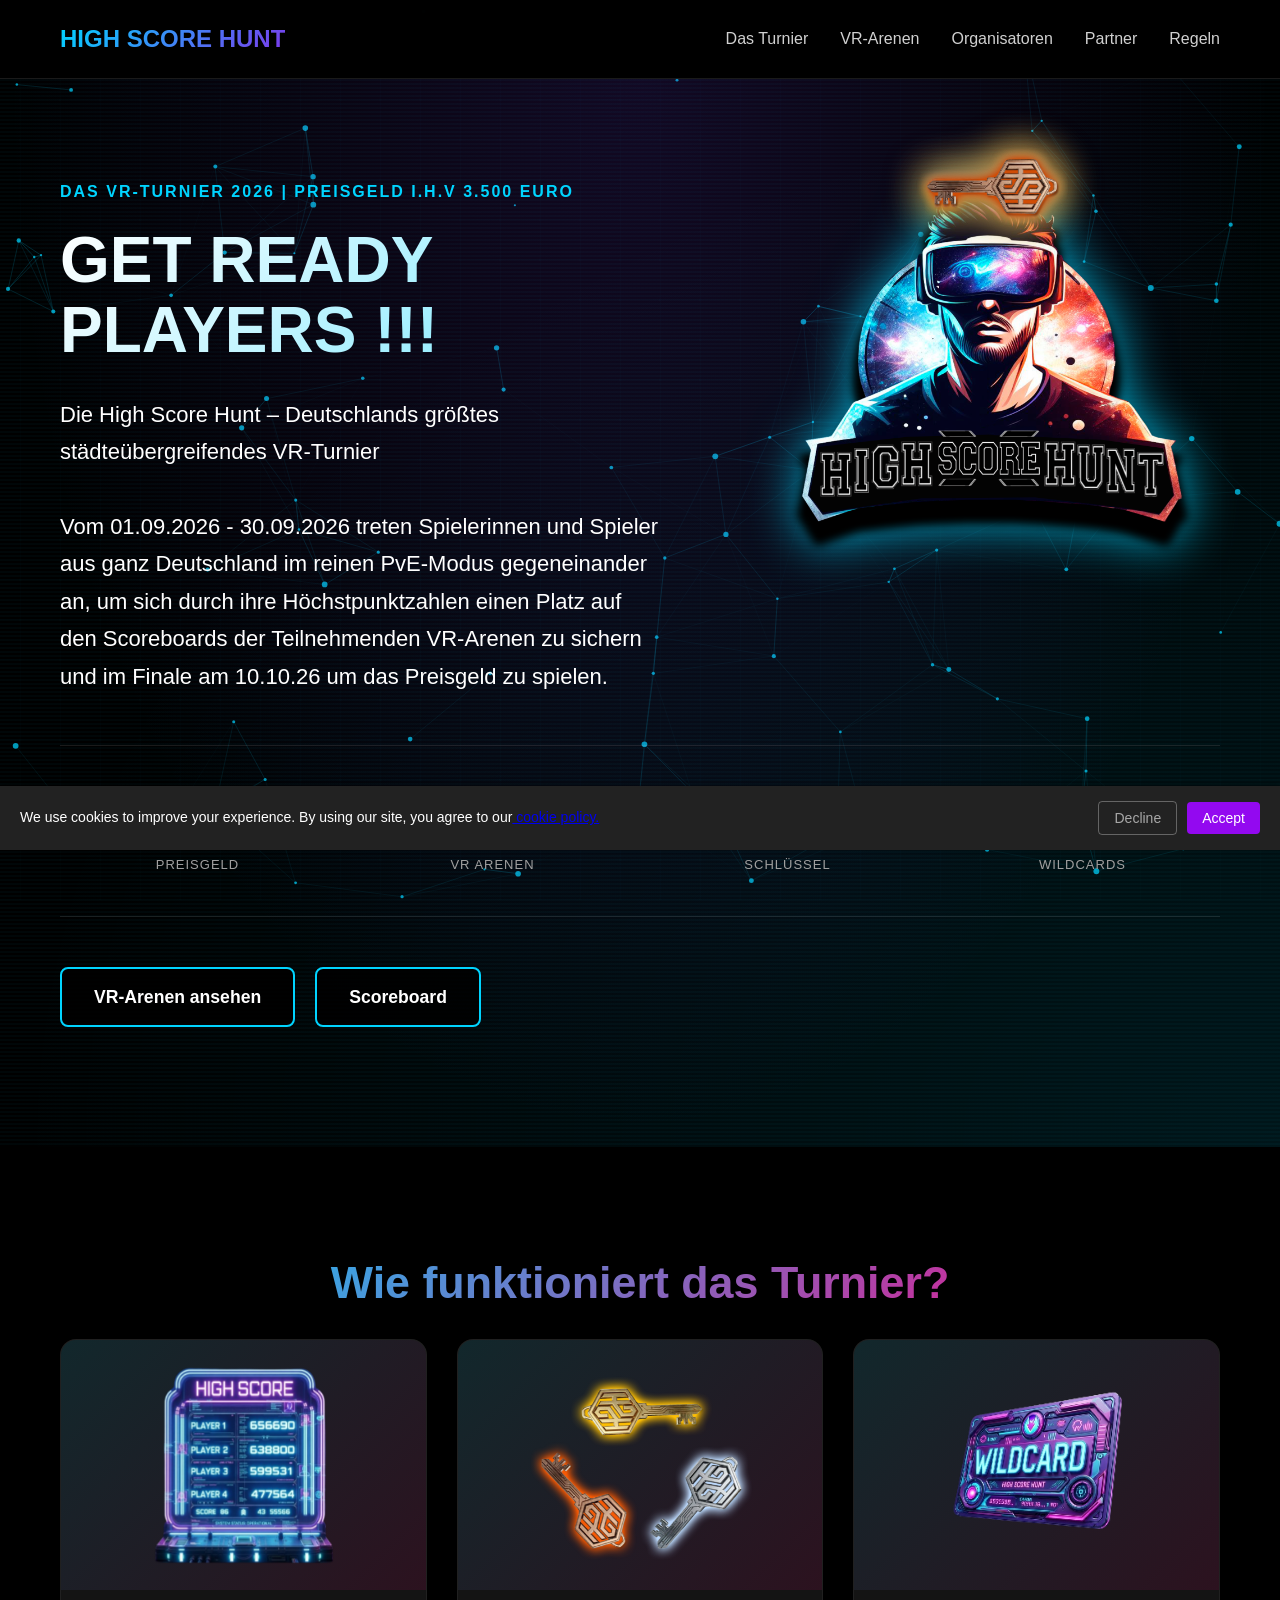
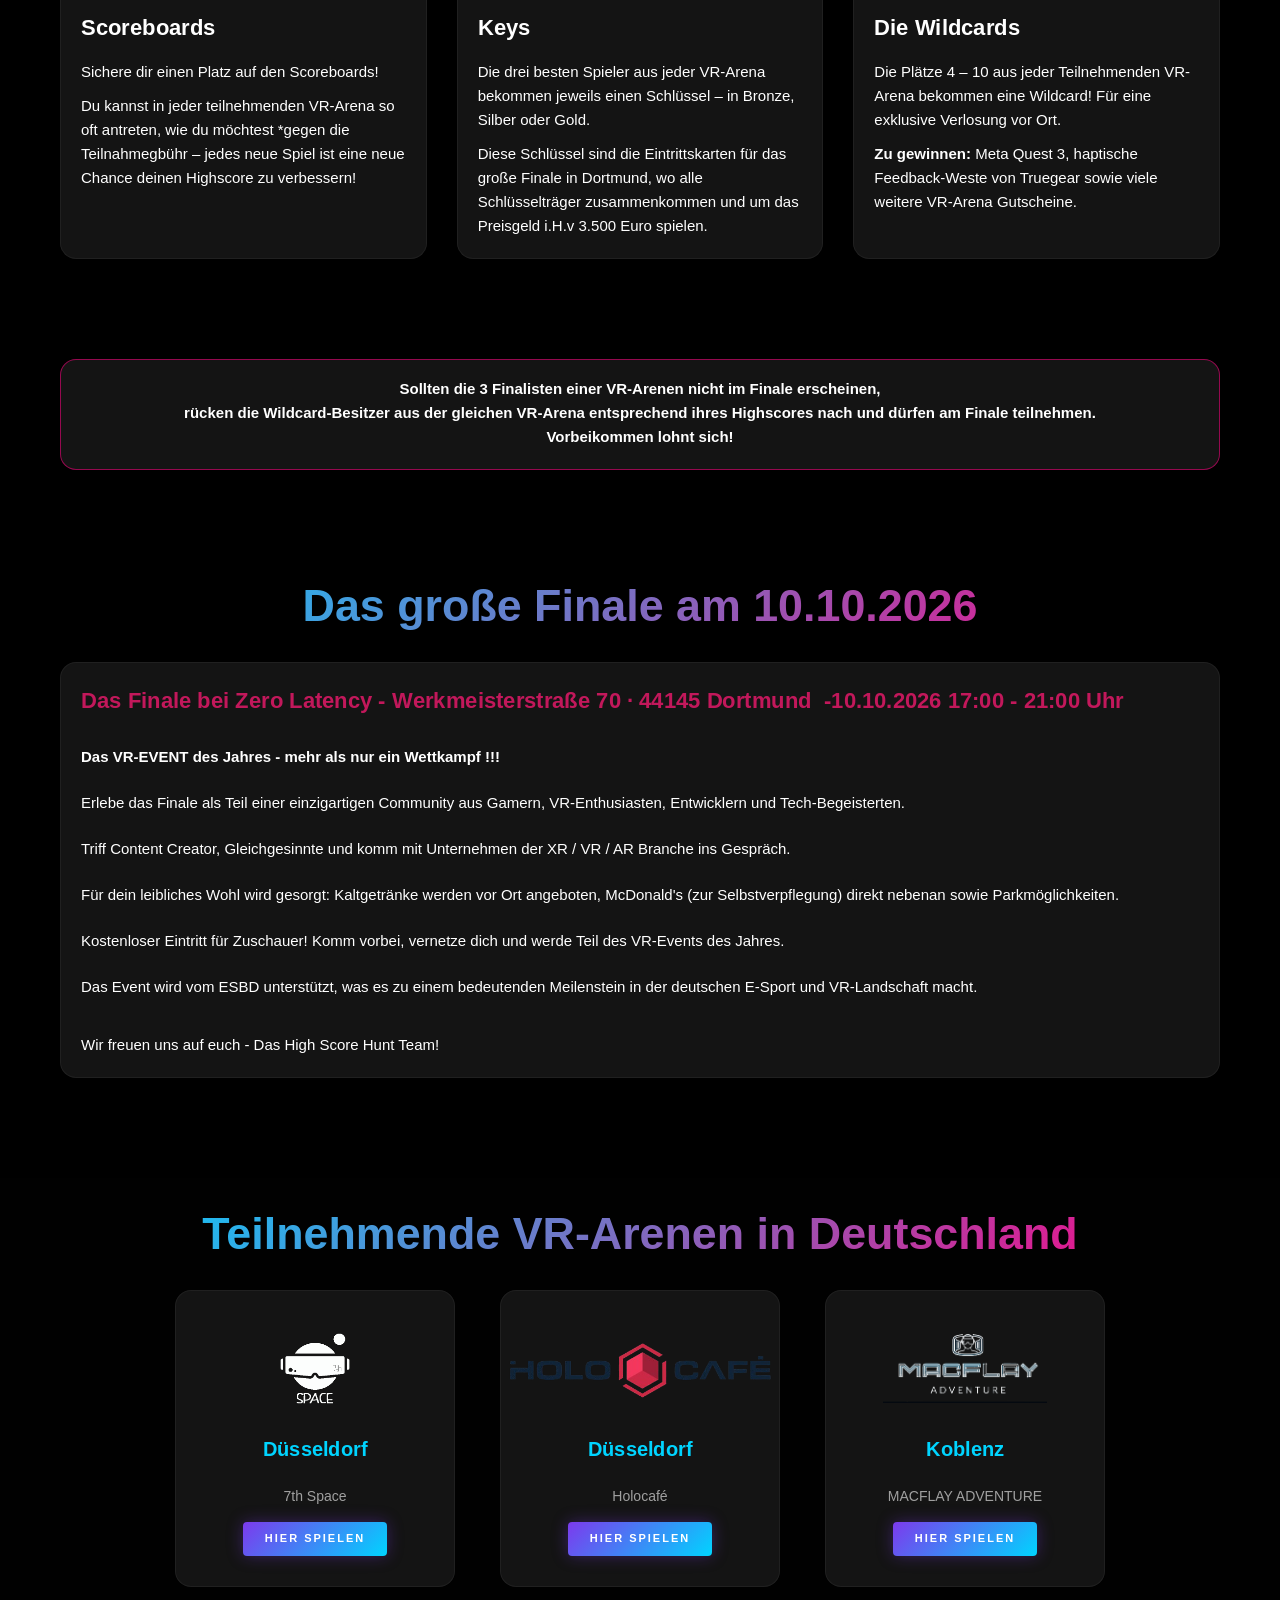
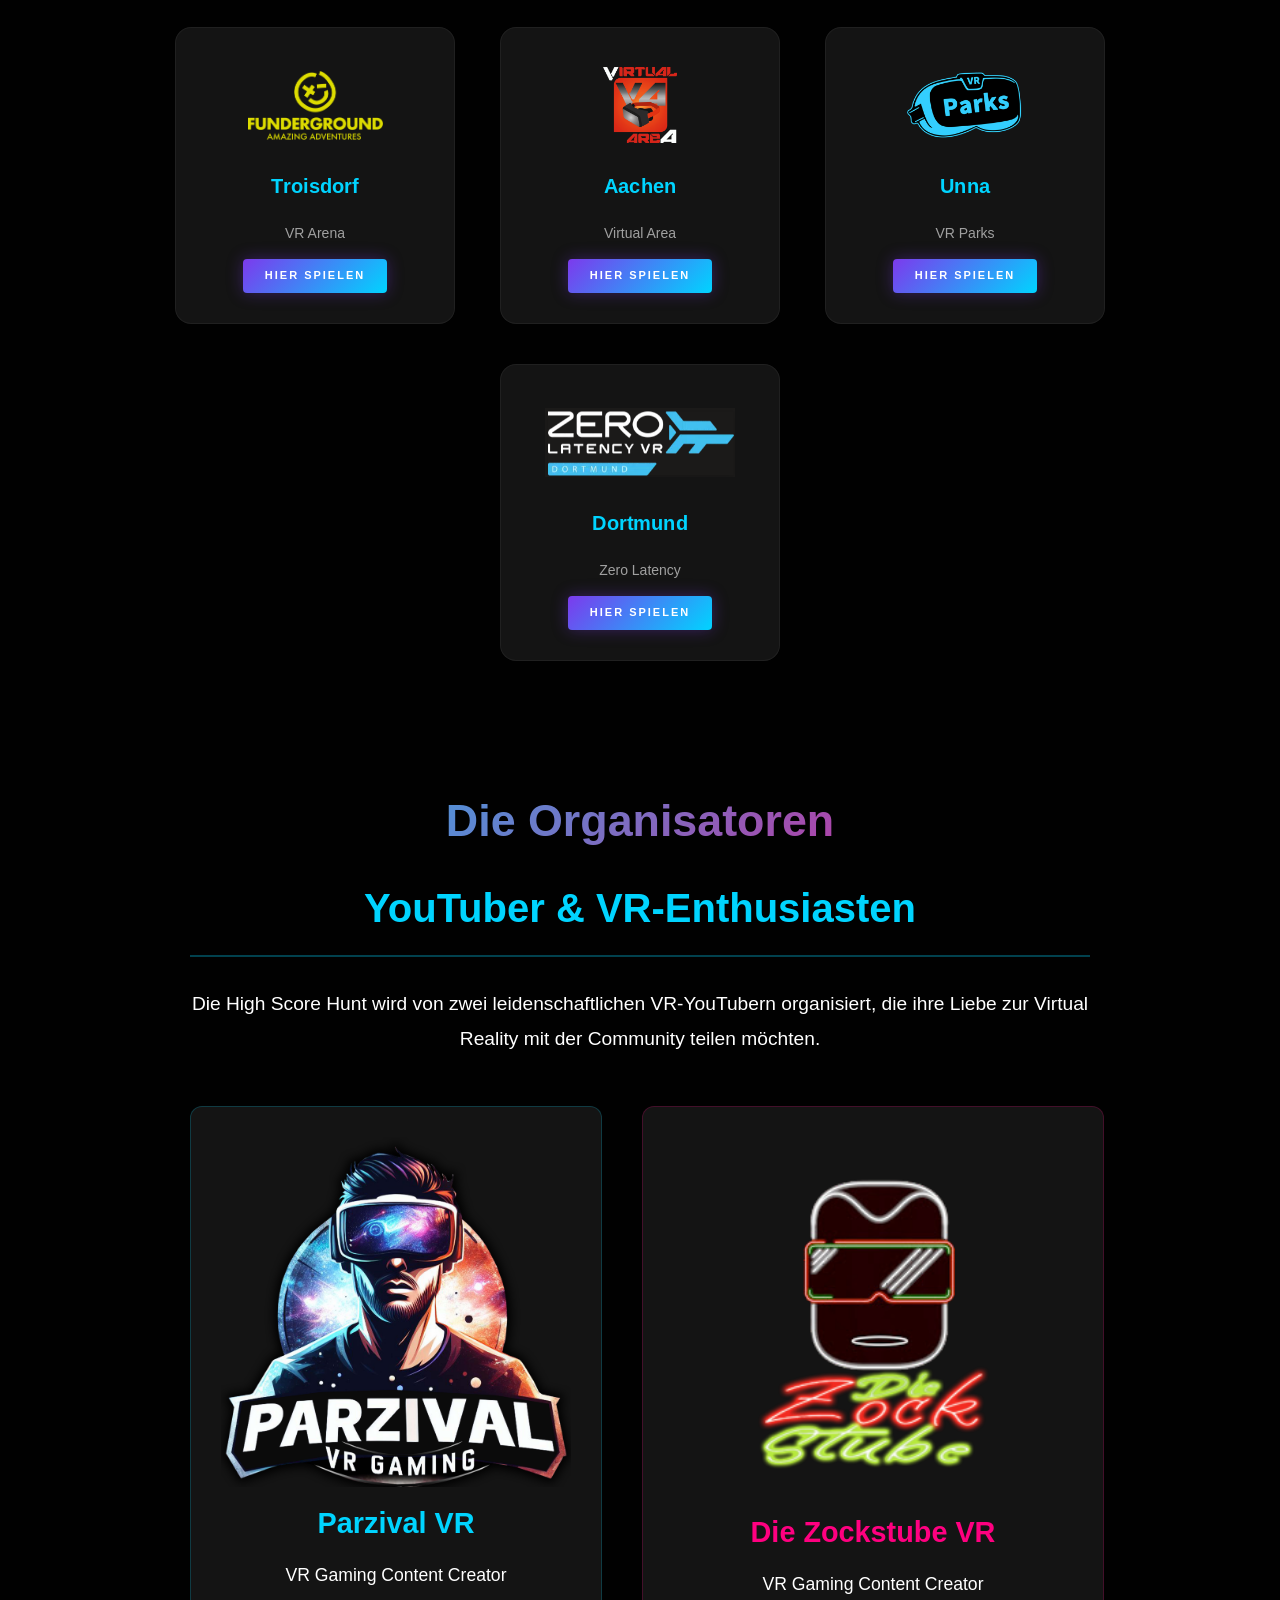
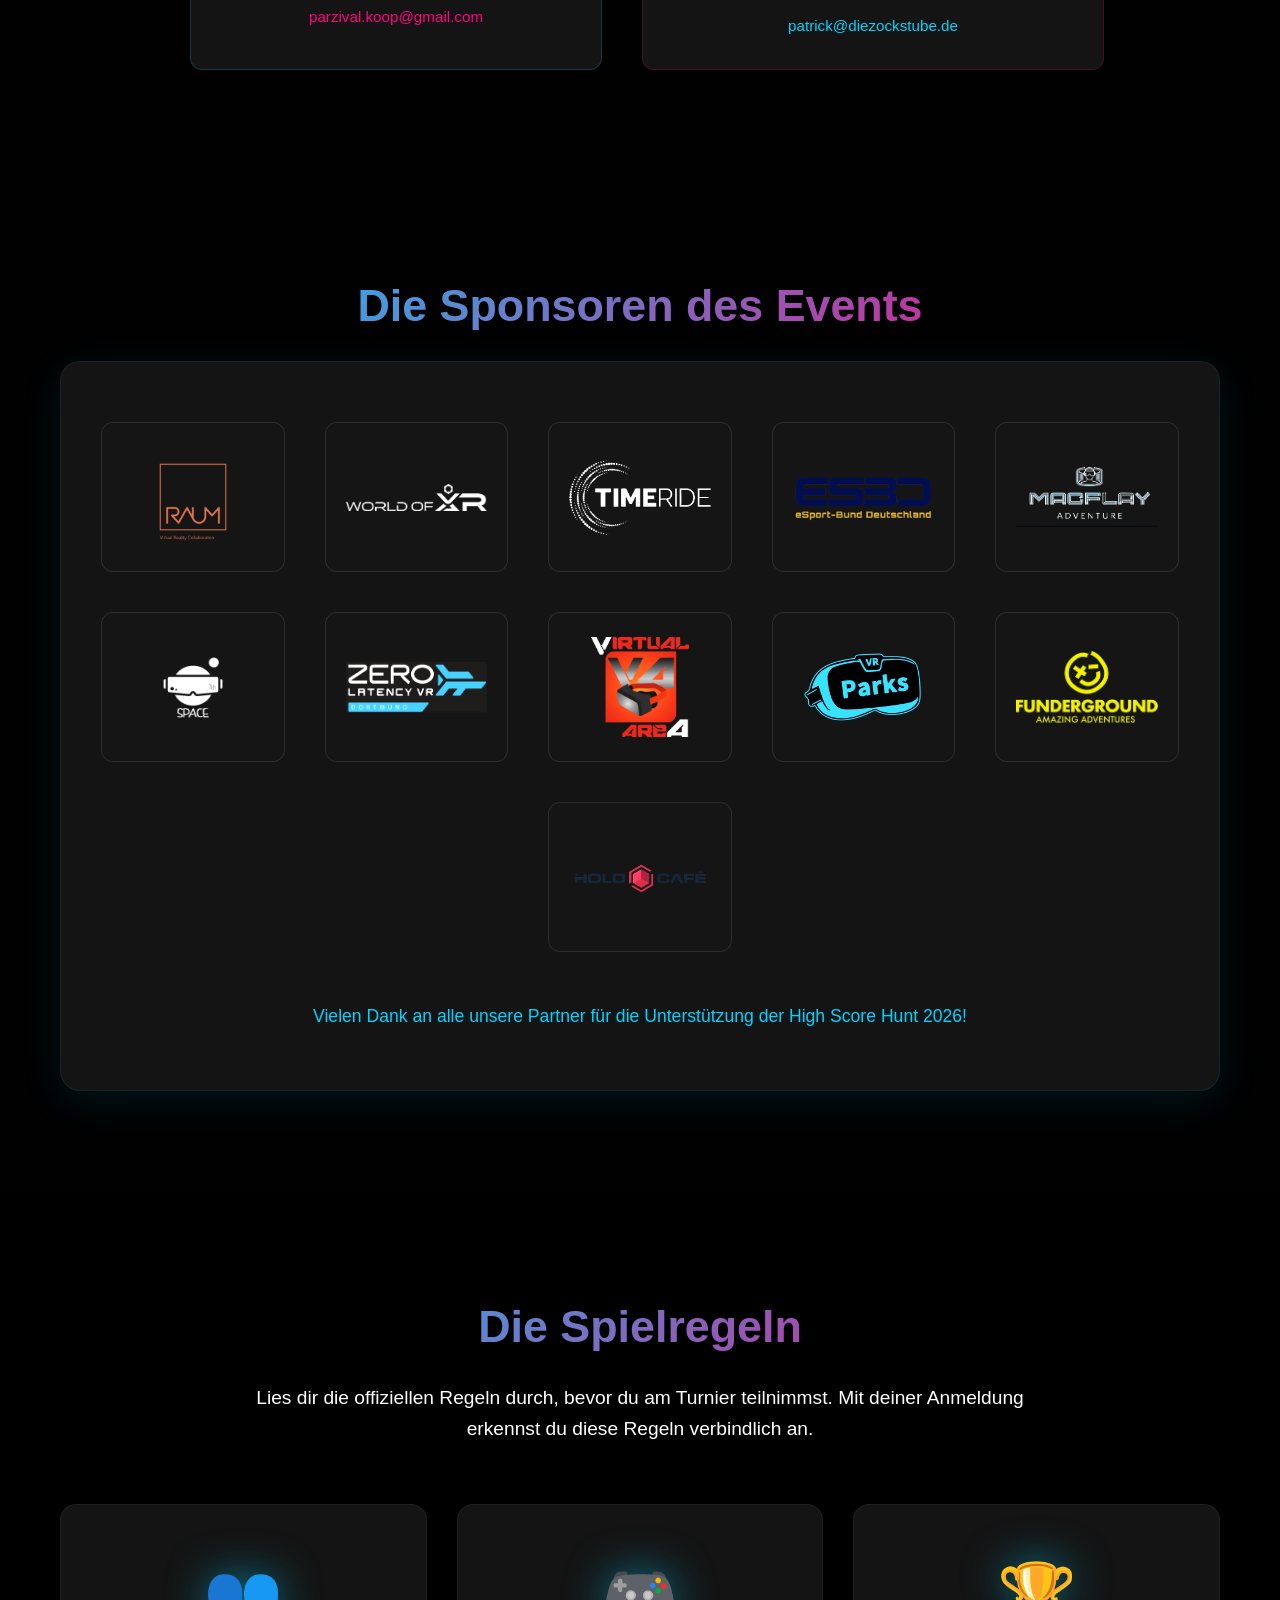
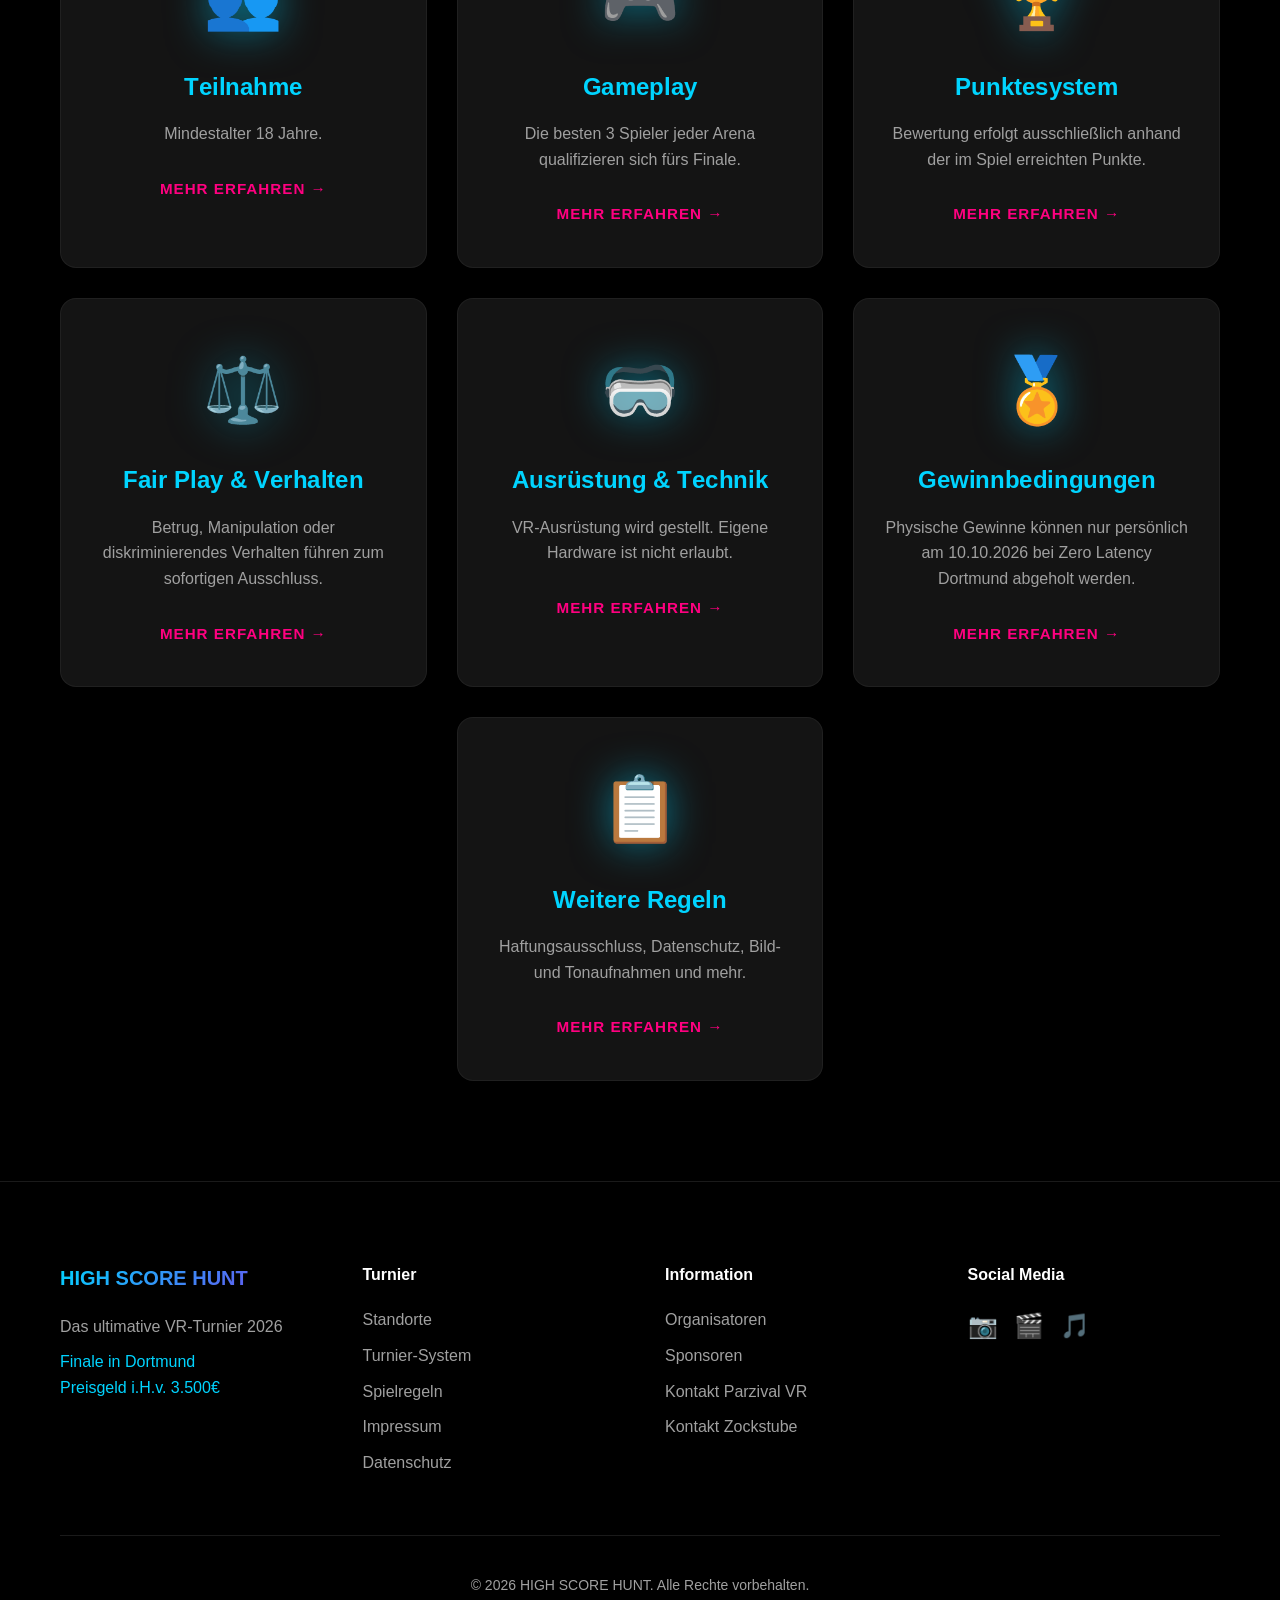
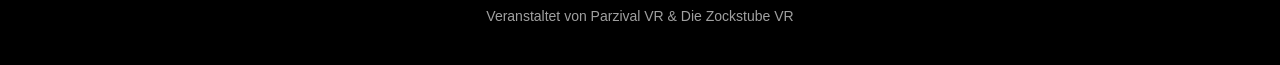
<file: index.html>
<!DOCTYPE html>
<html lang="de">
<head>
    <meta charset="UTF-8">
    <meta name="viewport" content="width=device-width, initial-scale=1.0">
    <title>HIGH SCORE HUNT - Das VR-Turnier 2026</title>
    <link rel="icon" type="image/png" href="favicon.png">
    <link rel="shortcut icon" href="favicon.png">
    <link rel="apple-touch-icon" href="favicon.png">

    <!-- Google Site Verification -->
    <meta name="google-site-verification" content="3ac145caadaf0437">

    <!-- Security Headers -->
    <meta http-equiv="X-Frame-Options" content="DENY">
    <meta http-equiv="X-Content-Type-Options" content="nosniff">
    <meta http-equiv="Referrer-Policy" content="strict-origin-when-cross-origin">
    <meta http-equiv="Content-Security-Policy" content="default-src 'self'; script-src 'self' 'unsafe-inline'; style-src 'self' 'unsafe-inline'; img-src 'self' data: https:; font-src 'self'; connect-src 'self';">

    <!-- SEO Meta Tags -->
    <meta name="description" content="High Score Hunt 2026 - Das ultimative VR-Turnier in Deutschland mit 3.500€ Preisgeld. Tritt in 7 VR-Arenen an und sichere dir einen der begehrten Schlüssel für das große Finale in Dortmund!">
    <meta name="keywords" content="VR Turnier, Virtual Reality, Gaming, E-Sport, Deutschland, Köln, High Score Hunt">
    <meta name="author" content="Parzival VR & Die Zockstube VR">

    <!-- Open Graph / Facebook -->
    <meta property="og:type" content="website">
    <meta property="og:title" content="HIGH SCORE HUNT - Das VR-Turnier 2026">
    <meta property="og:description" content="Deutschlands VR-PVE-Turnier mit 3.500€ Preisgeld. Jetzt in einer der 7 VR-Arenen antreten!">
    <meta property="og:image" content="assets/HSH Logos/HSH Logo - NEU.png">

    <!-- Twitter -->
    <meta name="twitter:card" content="summary_large_image">
    <meta name="twitter:title" content="HIGH SCORE HUNT - Das VR-Turnier 2026">
    <meta name="twitter:description" content="Deutschlands VR-PVE-Turnier mit 3.500€ Preisgeld">

    <link rel="stylesheet" href="assets/css/styles.css">


</head>
<body>

        <!-- Cookie Banner --->
<div class="cookie-banner" id="cookieBanner" style="text-align: center; margin-bottom: 50px;">
    <p>We use cookies to improve your experience. By using our site, you agree to our<a href="cookie.html"> cookie policy. </a></p>
    <div class="cookie-banner-buttons">
        <button class="cookie-decline" onclick="declineCookies()">Decline</button>
        <button onclick="acceptCookies()">Accept</button>
    </div>
</div>

    <!-- Particle Network Canvas with Perlin Noise -->
    <canvas id="particleCanvas" class="particle-network-canvas"></canvas>

    <!-- Navigation -->
    <nav class="navbar">
        <div class="container">
            <div class="nav-brand">
                <a href="#" class="logo">HIGH SCORE HUNT</a>
            </div>
            <div class="nav-links">
                <a href="#tournament">Das Turnier</a>
                <a href="#locations">VR-Arenen</a>
                <a href="#organizers">Organisatoren</a>
                <a href="#sponsors">Partner</a>
                <a href="#rules">Regeln</a>
            </div>
            <!-- Mobile Hamburger Button -->
            <button class="nav-hamburger" id="navHamburger" aria-label="Menü öffnen">
                <span></span>
                <span></span>
                <span></span>
            </button>
        </div>
        <!-- Mobile Dropdown -->
        <div class="nav-mobile-dropdown" id="navMobileDropdown">
            <a href="#tournament" class="nav-mobile-link">Das Turnier</a>
            <a href="#locations" class="nav-mobile-link">VR-Arenen</a>
            <a href="#organizers" class="nav-mobile-link">Organisatoren</a>
            <a href="#sponsors" class="nav-mobile-link">Partner</a>
            <a href="#rules" class="nav-mobile-link">Regeln</a>
        </div>
    </nav>

    <!-- Hero Section -->
    <section class="hero">
        <div class="container">
            <div class="hero-content">
                <!-- Orbiting Keys Animation -->
                <div class="orbiting-keys">
                    <div class="orbit-center">
                        <img src="assets/HSH Logos/HSH Logo - NEU.png" alt="HSH Logo" class="center-logo">
                    </div>
                    <div class="key-orbit key-orbit-1">
                        <img src="assets/HSH Logos/Schlüssel Gold NEU.png" alt="Gold Key" class="key-icon">
                    </div>
                    <div class="key-orbit key-orbit-2">
                        <img src="assets/HSH Logos/Silber Schlüssel.png" alt="Silver Key" class="key-icon">
                    </div>
                    <div class="key-orbit key-orbit-3">
                        <img src="assets/HSH Logos/Schlüssel Bronze.png" alt="Bronze Key" class="key-icon">
                    </div>
                </div>

                <div class="event-date">Das VR-Turnier 2026 | Preisgeld i.H.v 3.500 Euro</div>
                <h1 class="hero-title">GET READY<br>PLAYERS !!!</h1>
                <p class="hero-subtitle" style="color: #ffffff;">Die High Score Hunt – Deutschlands größtes städteübergreifendes VR-Turnier<br><br>Vom 01.09.2026 - 30.09.2026 treten Spielerinnen und Spieler aus ganz Deutschland im reinen PvE-Modus gegeneinander an, um sich durch ihre Höchstpunktzahlen einen Platz auf den Scoreboards der Teilnehmenden VR-Arenen zu sichern und im Finale am 10.10.26 um das Preisgeld zu spielen.</p>
                <div class="hero-stats">
                    <div class="stat">
                        <div class="stat-number">3.500€</div>
                        <div class="stat-label">Preisgeld</div>
                    </div>
                    <div class="stat">
                        <div class="stat-number">7</div>
                        <div class="stat-label">VR Arenen</div>
                    </div>
                    <div class="stat">
                        <div class="stat-number">3</div>
                        <div class="stat-label">Schlüssel</div>
                    </div>
                    <div class="stat">
                        <div class="stat-number">100 / Stk.</div>
                        <div class="stat-label">Wildcards</div>
                    </div>
                </div>
                <div class="hero-cta">
                    <a href="#locations" class="btn-secondary">VR-Arenen ansehen</a>
                    <a href="scoreboard.html" class="btn-secondary">Scoreboard</a>
                </div>
            </div>
        </div>
    </section>

    <!-- Tournament Details Section -->
    <section id="tournament" class="tournament-details">
        <div class="container">
            <h2 class="hsh-finale-title">Wie funktioniert das Turnier?</h2>
            <div class="games-grid">
                <div class="game-card">
                    <div class="game-image">
                        <img src="assets/HSH Logos/Scoreboard Bild.png" alt="Scoreboards">
                    </div>
                    <h3>Scoreboards</h3>
                    <p style="color: #ffffff;">Sichere dir einen Platz auf den Scoreboards!</p>
                    <p style="color: #ffffff;">Du kannst in jeder teilnehmenden VR-Arena so oft antreten, wie du möchtest *gegen die Teilnahmegbühr – jedes neue Spiel ist eine neue Chance deinen Highscore zu verbessern!</p>
                </div>
                <div class="game-card">
                    <div class="game-image">
                        <img src="assets/HSH Logos/Schlüssel 3.png" alt="Die Schlüssel" style="transform: scale(1.1);">
                    </div>
                    <h3>Keys</h3>
                    <p style="color: #ffffff;">Die drei besten Spieler aus jeder VR-Arena bekommen jeweils einen Schlüssel – in Bronze, Silber oder Gold.</p>
                    <p style="color: #ffffff;">Diese Schlüssel sind die Eintrittskarten für das große Finale in Dortmund, wo alle Schlüsselträger zusammenkommen und um das Preisgeld i.H.v 3.500 Euro spielen.</p>
                </div>
                <div class="game-card">
                    <div class="game-image">
                        <img src="assets/HSH Logos/Wildcard.png" alt="Wildcard">
                    </div>
                    <h3>Die Wildcards</h3>
                    <p style="color: #ffffff;">Die Plätze 4 – 10 aus jeder Teilnehmenden VR-Arena bekommen eine Wildcard! Für eine exklusive Verlosung vor Ort.</p>
                    <p style="color: #ffffff;"><strong>Zu gewinnen:</strong> Meta Quest 3, haptische Feedback-Weste von Truegear sowie viele weitere VR-Arena Gutscheine.</p>

                    <!-- <p>Sollten die Finalisten auf den Plätzen 1–3 nicht erscheinen, rücken die Wildcard-Besitzer entsprechend ihres Highscores nach!</p>
                    <p><strong>Vorbeikommen lohnt sich!</strong></p> -->
                </div>
    </section>
 <section id="tournament" class="tournament-details" style="padding: 0px;">
    <div class="container">
        <div class="games-grid">
            <div class="game-card wildcard-card" style="word-wrap: break-word; overflow-wrap: break-word; hyphens: auto; word-break: normal;">
               
                <p style="margin-top: 12px; text-align: center; color: #ffffff;"><strong>Sollten die 3 Finalisten einer VR-Arenen nicht im Finale erscheinen, <br class="desktop-break">rücken die Wildcard-Besitzer aus der gleichen VR-Arena entsprechend ihres Highscores nach und dürfen am Finale teilnehmen.<br>Vorbeikommen lohnt sich!</strong></p>
         </div>
        </div>
    </div>
</section>
    

    <!-- HSH8 - Das Finale Section -->
    <section id="tournament" class="tournament-details">
    <div class="container">
        <h2 class="hsh-finale-title">Das große Finale am 10.10.2026</h2>
        <div class="games-grid">
            <div class="game-card" style="word-wrap: break-word; overflow-wrap: break-word; hyphens: auto; word-break: normal;">
                <h3 style="color: #c2185b;">Das Finale bei <span translate="no">Zero Latency</span><span class="mobile-break"><br></span> - <span translate="no">Werkmeisterstraße 70 · 44145 Dortmund</span>  -<br>10.10.2026 17:00 - 21:00 Uhr</h3>
                <p style="margin-top: 12px; color: #ffffff;"><strong>Das VR-EVENT des Jahres - mehr als nur ein Wettkampf !!!</strong></p>
                <p style="margin-top: 12px; color: #ffffff;">Erlebe das Finale als Teil einer einzigartigen Community aus Gamern, VR-Enthusiasten, Entwicklern und Tech-Begeisterten.</p>
                <p style="margin-top: 12px; color: #ffffff;">Triff Content Creator, Gleichgesinnte und komm mit Unternehmen der XR / VR / AR Branche ins Gespräch.</p>
                <p style="margin-top: 12px; color: #ffffff;">Für dein leibliches Wohl wird gesorgt: Kaltgetränke werden vor Ort angeboten, McDonald's (zur Selbstverpflegung) direkt nebenan sowie Parkmöglichkeiten.</p>
                <p style="margin-top: 12px; color: #ffffff;">Kostenloser Eintritt für Zuschauer! Komm vorbei, vernetze dich und werde Teil des VR-Events des Jahres.</p>
                <p style="margin-top: 12px; color: #ffffff;">Das Event wird vom ESBD unterstützt, was es zu einem bedeutenden Meilenstein in der deutschen E-Sport und VR-Landschaft macht.</p>
                <p style="margin-top: 24px; color: #ffffff;">Wir freuen uns auf euch - Das High Score Hunt Team!</p>
            </div>
        </div>
    </div>
</section>

    <!-- VR Arena Locations Section -->
    <section id="locations" class="who-attends" style="padding-top: 20px; padding-bottom: 24px;">
        <div class="container">
            <h2 class="hsh-finale-title">Teilnehmende VR-Arenen in Deutschland</h2>
            <div class="attendee-grid">
           
                <div class="attendee-card">
                    <div class="location-icon"><img src="assets/HSH Logos/7th-space- NEU.png" alt="7th Space" style="width: auto; height: 95px;"></div>
                    <h3 translate="no">Düsseldorf</h3>
                    <p translate="no">7th Space</p>
                    <a href="https://www.7th-space.com/standorte/duesseldorf?_gl=1*1dpbjkh*_up*MQ..*_ga*MTkxOTAwODI0NS4xNzgwNTkzNTA3*_ga_CHCBP0YQZ5*czE3ODA1OTM1MDckbzEkZzAkdDE3ODA1OTM1MDckajYwJGwwJGg3MjkzMTUwMjc.*_ga_WHS6P0ME3E*czE3ODA1OTM1MDckbzEkZzAkdDE3ODA1OTM1MDckajYwJGwwJGgxMjQ1MzQwMTY4" target="_blank" rel="noopener noreferrer" class="btn-arena-play">Hier spielen</a>
                </div>

                <div class="attendee-card">
                    <div class="location-icon"><img src="assets/HSH Logos/Holocafe_Logo.png" alt="Holocafé" style="width: auto; height: 69px;"></div>
                    <h3 translate="no">Düsseldorf</h3>
                    <p translate="no">Holocafé</p>
                    <a href="https://holocafe.de/de/duesseldorf/buchen" target="_blank" rel="noopener noreferrer" class="btn-arena-play">Hier spielen</a>
                </div>

                <div class="attendee-card">
                    <div class="location-icon"><img src="assets/HSH Logos/Macfly NEU.png" alt="MACFLY" style="width: auto; height: 69px;"></div>
                    <h3 translate="no">Koblenz</h3>
                    <p translate="no">MACFLAY ADVENTURE</p>
                    <a href="https://macflay.de/jetzt-buchen/" target="_blank" rel="noopener noreferrer" class="btn-arena-play">Hier spielen</a>
                </div>

                <div class="attendee-card">
                    <div class="location-icon"><img src="assets/HSH Logos/FG_yellow.png" alt="VR Arena" style="width: auto; height: 69px;"></div>
                    <h3 translate="no">Troisdorf</h3>
                    <p translate="no">VR Arena</p>
                    <a href="https://funderground.events/highscore-hunt" target="_blank" rel="noopener noreferrer" class="btn-arena-play">Hier spielen</a>
                </div>

                <div class="attendee-card">
                    <div class="location-icon"><img src="assets/HSH Logos/Virtual Area NEU.png" alt="Virtual Area" style="width: auto; height: 76px;"></div>
                    <h3 translate="no">Aachen</h3>
                    <p translate="no">Virtual Area</p>
                    <a href="https://virtual-area.de/virtual-reality-games/" target="_blank" rel="noopener noreferrer" class="btn-arena-play">Hier spielen</a>
                </div>

                <div class="attendee-card">
                    <div class="location-icon"><img src="assets/HSH Logos/VR Parks Unna Logo.png" alt="VR Parks Unna" style="width: auto; height: 69px;"></div>
                    <h3 translate="no">Unna</h3>
                    <p translate="no">VR Parks</p>
                    <a href="https://unna.funderground.de/highscorehunt" target="_blank" rel="noopener noreferrer" class="btn-arena-play">Hier spielen</a>
                </div>

                <div class="attendee-card" style="grid-column: 2;">
                    <div class="location-icon"><img src="assets/HSH Logos/Zero_Latency_logo.png" alt="Zero Latency" style="width: auto; height: 69px;"></div>
                    <h3 translate="no">Dortmund</h3>
                    <p translate="no">Zero Latency</p>
                    <a href="https://zerolatencyvr.nrw/" target="_blank" rel="noopener noreferrer" class="btn-arena-play">Hier spielen</a>
                </div>

            </div>
        </div>
    </section>


    <!-- Organizers Section -->
    <section id="organizers" class="schedule">
        <div class="container">
            <h2 class="hsh-finale-title">Die Organisatoren</h2>
            <div class="schedule-content" style="max-width: 900px; margin: 0 auto;">
                <div class="schedule-day" style="text-align: center; margin-bottom: 50px;">
                    <h3 style="font-size: 2.5rem; margin-bottom: 30px;">YouTuber & VR-Enthusiasten</h3>
                    <p style="font-size: 1.2rem; line-height: 1.8; margin-bottom: 40px;">
                        Die High Score Hunt wird von zwei leidenschaftlichen VR-YouTubern organisiert, die ihre Liebe zur Virtual Reality mit der Community teilen möchten.
                    </p>
                </div>
               <div class="organizers-grid" style="gap: 40px; margin-top: 40px;">
                    <div style="text-align: center; padding: 30px; background: var(--bg-card); border-radius: 12px; border: 1px solid rgba(0, 212, 255, 0.2);">
                        <div style="margin-bottom: 5px;"><a href="https://www.youtube.com/@Parzival_VR_Gaming" target="_blank" rel="noopener noreferrer"><img src="assets/HSH Logos/KanalLogo.png" alt="Parzival VR" style="width: 350px; height: auto;"></a></div>
                        <h3 translate="no" style="font-size: 1.8rem; margin-bottom: 15px; color: var(--primary-cyan);">Parzival VR</h3>
                        <p style="font-size: 1.1rem; margin-bottom: 15px;">VR Gaming Content Creator</p>
                        <a href="mailto:parzival.koop@gmail.com" translate="no" style="color: var(--primary-magenta); text-decoration: none; font-size: 0.95rem;">parzival.koop@gmail.com</a>
                    </div>
                    <div style="text-align: center; padding: 30px; background: var(--bg-card); border-radius: 12px; border: 1px solid rgba(255, 0, 128, 0.2);">
                        <div style="margin-bottom: 5px;"><a href="https://www.youtube.com/@DieZockStube" target="_blank" rel="noopener noreferrer"><img src="assets/HSH Logos/Die Zpckstubet-2.png" alt="Die Zockstube VR" style="width: 400px; height: auto;"></a></div>
                        <h3 translate="no" style="font-size: 1.8rem; margin-bottom: 15px; color: var(--primary-magenta);">Die Zockstube VR</h3>
                        <p style="font-size: 1.1rem; margin-bottom: 15px;">VR Gaming Content Creator</p>
                        <a href="mailto:patrick@diezockstube.de" translate="no" style="color: var(--primary-cyan); text-decoration: none; font-size: 0.95rem;">patrick@diezockstube.de</a>
                    </div>
                </div>
            </div>
        </div>
    </section>


    <!-- Sponsors Section -->
    <section id="sponsors" class="sponsors">
        <div class="container">
            <h2 class="hsh-finale-title">Die Sponsoren des Events</h2>
            <div style="max-width: 1200px; margin: 0 auto; background: var(--bg-card); border-radius: 20px; padding: 60px 40px; border: 1px solid rgba(0, 212, 255, 0.1); box-shadow: 0 10px 40px rgba(0, 212, 255, 0.1);">
                <div class="sponsor-grid-inner" style="display: grid; grid-template-columns: repeat(5, 1fr); gap: 40px; align-items: center; justify-items: center; justify-content: center;">
                    <a href="https://www.raum.app/" target="_blank" rel="noopener noreferrer" class="sponsor-logo">
                        <img src="assets/HSH Logos/RAUM.png" alt="RAUM">
                    </a>
                    <a href="https://worldofvr.de/" target="_blank" rel="noopener noreferrer" class="sponsor-logo">
                        <img src="assets/HSH Logos/WoVR.png" alt="World of XR">
                    </a>
                    <a href="https://timeride.de/koeln/" target="_blank" rel="noopener noreferrer" class="sponsor-logo">
                        <img src="assets/HSH Logos/Timeride Neu.png" alt="Timeride">
                    </a>
                    <a href="https://esportbund.de/" target="_blank" rel="noopener noreferrer" class="sponsor-logo">
                        <img src="assets/HSH Logos/ESBD-Logo-360-x-180-400x200.png" alt="ESBD">
                    </a>
                    <a href="https://macflay.de/" target="_blank" rel="noopener noreferrer" class="sponsor-logo">
                        <img src="assets/HSH Logos/Macfly NEU.png" alt="Macflay Adventure">
                    </a>
                    <a href="https://www.7th-space.com/standorte/duesseldorf" target="_blank" rel="noopener noreferrer" class="sponsor-logo">
                        <img src="assets/HSH Logos/7th-space- NEU.png" alt="7th Space">
                    </a>
                    <a href="https://zerolatencyvr.nrw/" target="_blank" rel="noopener noreferrer" class="sponsor-logo">
                        <img src="assets/HSH Logos/Zero_Latency_logo.png" alt="Zero Latency">
                    </a>
                    <a href="https://virtual-area.de/" target="_blank" rel="noopener noreferrer" class="sponsor-logo">
                        <img src="assets/HSH Logos/Virtual Area NEU.png" alt="Virtual Area">
                    </a>
                    <a href="https://vr-parks.de/" target="_blank" rel="noopener noreferrer" class="sponsor-logo">
                        <img src="assets/HSH Logos/VR Parks Unna Logo.png" alt="VR Parks Unna">
                    </a>
                    <a href="https://www.funderground.de/" target="_blank" rel="noopener noreferrer" class="sponsor-logo">
                        <img src="assets/HSH Logos/FG_yellow.png" alt="Funderground">
                    </a>
                    <a href="https://holocafe.de/de/duesseldorf/buchen" target="_blank" rel="noopener noreferrer" class="sponsor-logo" style="grid-column: 3;">
                        <img src="assets/HSH Logos/Holocafe_Logo.png" alt="Holocafé">
                    </a>
                </div>
                <div style="margin-top: 50px; text-align: center;">
                    <p style="font-size: 1.1rem; color: var(--primary-cyan);">
                        Vielen Dank an alle unsere Partner für die Unterstützung der High Score Hunt 2026!
                    </p>
                </div>
            </div>
        </div>
    </section>

   


    <!-- Rules Summary Section -->
    <section id="rules" class="rules-summary">
        <div class="container">
            <h2 class="hsh-finale-title">Die Spielregeln</h2>
            <p style="text-align: center; font-size: 1.2rem; color: #ffffff; max-width: 800px; margin: 0 auto 20px auto;">
                Lies dir die offiziellen Regeln durch, bevor du am Turnier teilnimmst. Mit deiner Anmeldung erkennst du diese Regeln verbindlich an.
            </p>
            <div class="rules-grid">
                <a href="rules.html#rule-1" class="rules-card">
                    <div class="rules-icon">👥</div>
                    <h3 translate="yes">Teilnahme</h3>
                    <p translate="yes">Mindestalter 18 Jahre.</p>
                    <span class="rules-read-more" translate="yes">Mehr erfahren →</span>
                </a>
                <a href="rules.html#rule-2" class="rules-card">
                    <div class="rules-icon">🎮</div>
                    <h3 translate="yes">Gameplay</h3>
                    <p translate="yes">Die besten 3 Spieler jeder Arena qualifizieren sich fürs Finale.</p>
                    <span class="rules-read-more" translate="yes">Mehr erfahren →</span>
                </a>
                <a href="rules.html#rule-3" class="rules-card">
                    <div class="rules-icon">🏆</div>
                    <h3 translate="yes">Punktesystem</h3>
                    <p translate="yes">Bewertung erfolgt ausschließlich anhand der im Spiel erreichten Punkte.</p>
                    <span class="rules-read-more" translate="yes">Mehr erfahren →</span>
                </a>
                <a href="rules.html#rule-4" class="rules-card">
                    <div class="rules-icon">⚖️</div>
                    <h3 translate="yes">Fair Play & Verhalten</h3>
                    <p translate="yes">Betrug, Manipulation oder diskriminierendes Verhalten führen zum sofortigen Ausschluss.</p>
                    <span class="rules-read-more" translate="yes">Mehr erfahren →</span>
                </a>
                <a href="rules.html#rule-5" class="rules-card">
                    <div class="rules-icon">🥽</div>
                    <h3 translate="yes">Ausrüstung & Technik</h3>
                    <p translate="yes">VR-Ausrüstung wird gestellt. Eigene Hardware ist nicht erlaubt.</p>
                    <span class="rules-read-more" translate="yes">Mehr erfahren →</span>
                </a>
                <a href="rules.html" class="rules-card">
                    <div class="rules-icon">🏅</div>
                    <h3 translate="yes">Gewinnbedingungen</h3>
                    <p translate="yes">Physische Gewinne können nur persönlich am 10.10.2026 bei Zero Latency Dortmund abgeholt werden.</p>
                    <span class="rules-read-more" translate="yes">Mehr erfahren →</span>
                </a>
                <a href="rules.html#rule-6" class="rules-card" style="grid-column: 2;">
                    <div class="rules-icon">📋</div>
                    <h3 translate="yes">Weitere Regeln</h3>
                    <p translate="yes">Haftungsausschluss, Datenschutz, Bild- und Tonaufnahmen und mehr.</p>
                    <span class="rules-read-more" translate="yes">Mehr erfahren →</span>
                </a>
            </div>
           
        </div>
    </section>

    <!-- Footer -->
    <footer class="footer">
        <div class="container">
            <div class="footer-content">
                <div class="footer-section">
                    <h3>HIGH SCORE HUNT</h3>
                    <p>Das ultimative VR-Turnier 2026</p>
                    <p class="location">Finale in <span translate="no">Dortmund</span><br>Preisgeld i.H.v. 3.500€</p>
                </div>
                <div class="footer-section">
                    <h4>Turnier</h4>
                    <ul>
                        <li><a href="#locations">Standorte</a></li>
                        <li><a href="#tournament">Turnier-System</a></li>
                        <li><a href="#rules">Spielregeln</a></li>
                        <li><a href="impressum.html">Impressum</a></li>
                        <li><a href="cookie.html">Datenschutz</a></li>
                    </ul>
                </div>
                <div class="footer-section">
                    <h4>Information</h4>
                    <ul>
                        <li><a href="#organizers">Organisatoren</a></li>
                        <li><a href="#sponsors">Sponsoren</a></li>
                        <li><a href="mailto:parzival.koop@gmail.com">Kontakt <span translate="no">Parzival VR</span></a></li>
                        <li><a href="mailto:patrick@diezockstube.de">Kontakt <span translate="no">Zockstube</span></a></li>
                    </ul>
                </div>
                <div class="footer-section">
                    <h4>Social Media</h4>
                    <div class="social-links">
                        <a href="#" title="Instagram">📷</a>
                        <a href="#" title="YouTube">🎬</a>
                        <a href="#" title="TikTok">🎵</a>
                    </div>
                </div>
            </div>
            <div class="footer-bottom">
                <p>&copy; 2026 HIGH SCORE HUNT. Alle Rechte vorbehalten.</p>
                <p>Veranstaltet von Parzival VR & Die Zockstube VR</p>
            </div>
        </div>
    </footer>





    <script src="assets/js/main.js"></script>
    <script>
        const hamburger = document.getElementById('navHamburger');
        const dropdown  = document.getElementById('navMobileDropdown');

        hamburger.addEventListener('click', () => {
            hamburger.classList.toggle('open');
            dropdown.classList.toggle('open');
        });

        document.querySelectorAll('.nav-mobile-link').forEach(link => {
            link.addEventListener('click', (e) => {
                e.preventDefault();
                hamburger.classList.remove('open');
                dropdown.classList.remove('open');

                const targetId = link.getAttribute('href');
                const section = document.querySelector(targetId);
                if (section) {
                    const navbar = document.querySelector('.navbar');
                    const navHeight = navbar ? navbar.offsetHeight : 80;
                    const top = section.getBoundingClientRect().top + window.scrollY - navHeight;
                    window.scrollTo({ top, behavior: 'instant' });
                }
            });
        });
    </script>
</body>
</html>
</file>
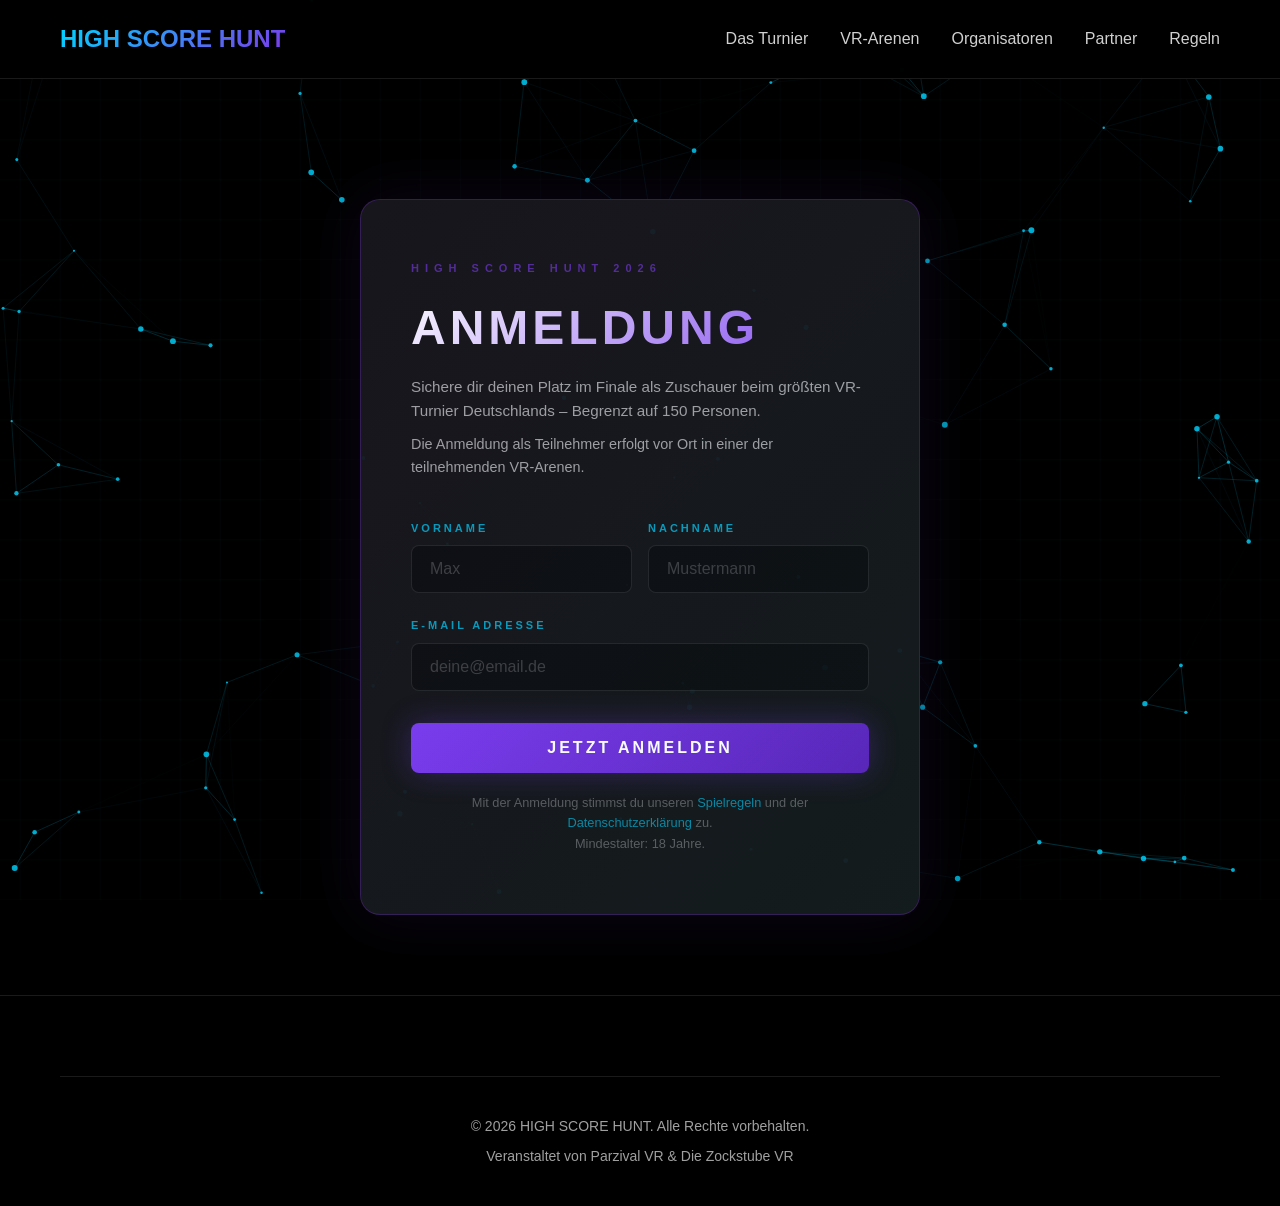
<file: anmelden.html>
<!DOCTYPE html>
<html lang="de">
<head>
    <meta charset="UTF-8">
    <meta name="viewport" content="width=device-width, initial-scale=1.0">
    <title>Anmeldung – HIGH SCORE HUNT 2026</title>
    <link rel="icon" type="image/png" href="favicon.png">

    <!-- Security Headers -->
    <meta http-equiv="X-Frame-Options" content="DENY">
    <meta http-equiv="X-Content-Type-Options" content="nosniff">
    <meta http-equiv="Referrer-Policy" content="strict-origin-when-cross-origin">
    <meta http-equiv="Content-Security-Policy" content="default-src 'self'; script-src 'self' 'unsafe-inline'; style-src 'self' 'unsafe-inline'; img-src 'self' data: https:; font-src 'self'; connect-src 'self' https://formspree.io https://abacus.jasoncameron.dev;">

    <link rel="stylesheet" href="assets/css/styles.css">
    <style>
        .form-section {
            min-height: 100vh;
            padding: 120px 20px 80px;
            display: flex;
            align-items: center;
            justify-content: center;
        }

        .form-card {
            background: var(--bg-card);
            border: 1px solid rgba(124, 58, 237, 0.3);
            border-radius: 20px;
            padding: 60px 50px;
            width: 100%;
            max-width: 560px;
            box-shadow: 0 0 60px rgba(124, 58, 237, 0.1), 0 40px 80px rgba(0, 0, 0, 0.5);
            position: relative;
            z-index: 1;
        }

        .form-card::before {
            content: '';
            position: absolute;
            inset: 0;
            border-radius: 20px;
            background: linear-gradient(135deg, rgba(124, 58, 237, 0.04), rgba(0, 212, 255, 0.04));
            pointer-events: none;
        }

        .form-eyebrow {
            font-size: 11px;
            font-weight: 700;
            letter-spacing: 6px;
            text-transform: uppercase;
            color: rgba(124, 58, 237, 0.6);
            margin-bottom: 12px;
        }

        .form-title {
            font-size: clamp(2rem, 5vw, 3rem);
            font-weight: 900;
            letter-spacing: 4px;
            text-transform: uppercase;
            background: linear-gradient(135deg, #ffffff 0%, #7c3aed 100%);
            -webkit-background-clip: text;
            -webkit-text-fill-color: transparent;
            background-clip: text;
            margin-bottom: 8px;
        }

        .form-subtitle {
            font-size: 0.95rem;
            color: var(--text-gray);
            margin-bottom: 40px;
            line-height: 1.6;
        }

        .form-group {
            margin-bottom: 24px;
        }

        .form-group label {
            display: block;
            font-size: 11px;
            font-weight: 700;
            letter-spacing: 3px;
            text-transform: uppercase;
            color: rgba(0, 212, 255, 0.7);
            margin-bottom: 8px;
        }

        .form-group input {
            width: 100%;
            background: rgba(0, 0, 0, 0.4);
            border: 1px solid rgba(255, 255, 255, 0.1);
            border-radius: 8px;
            padding: 14px 18px;
            color: #fff;
            font-size: 1rem;
            font-family: inherit;
            transition: border-color 0.25s ease, box-shadow 0.25s ease;
            box-sizing: border-box;
            outline: none;
        }

        .form-group input:focus {
            border-color: rgba(124, 58, 237, 0.6);
            box-shadow: 0 0 0 3px rgba(124, 58, 237, 0.12);
        }

        .form-group input::placeholder {
            color: rgba(255, 255, 255, 0.2);
        }

        .form-group input.input-error {
            border-color: rgba(255, 60, 60, 0.8);
            box-shadow: 0 0 0 3px rgba(255, 60, 60, 0.15);
        }

        .field-error {
            display: none;
            font-size: 11px;
            color: #ff4444;
            margin-top: 6px;
            letter-spacing: 0.5px;
        }

        .field-error.visible {
            display: block;
        }

        .form-row {
            display: grid;
            grid-template-columns: 1fr 1fr;
            gap: 16px;
        }

        .btn-submit {
            width: 100%;
            margin-top: 8px;
            padding: 16px;
            background: linear-gradient(135deg, #7c3aed, #5b21b6);
            color: #fff;
            font-size: 1rem;
            font-weight: 700;
            letter-spacing: 3px;
            text-transform: uppercase;
            border: none;
            border-radius: 8px;
            cursor: pointer;
            transition: opacity 0.2s ease, transform 0.2s ease, box-shadow 0.2s ease;
            box-shadow: 0 0 30px rgba(124, 58, 237, 0.3);
        }

        .btn-submit:hover {
            opacity: 0.9;
            transform: translateY(-2px);
            box-shadow: 0 8px 30px rgba(124, 58, 237, 0.5);
        }

        .btn-submit:active {
            transform: translateY(0);
        }

        .form-note {
            text-align: center;
            font-size: 0.8rem;
            color: rgba(255, 255, 255, 0.3);
            margin-top: 20px;
            line-height: 1.6;
        }

        .form-note a {
            color: rgba(0, 212, 255, 0.6);
            text-decoration: none;
        }

        .form-note a:hover {
            color: #00d4ff;
        }

        /* Spots counter */
        .spots-counter {
            margin-bottom: 30px;
        }

        .spots-counter-label {
            display: flex;
            justify-content: space-between;
            font-size: 12px;
            letter-spacing: 1px;
            color: rgba(255, 255, 255, 0.5);
            margin-bottom: 8px;
        }

        .spots-counter-label strong {
            color: #00d4ff;
        }

        .spots-counter-bar {
            width: 100%;
            height: 8px;
            border-radius: 4px;
            background: rgba(255, 255, 255, 0.08);
            overflow: hidden;
        }

        .spots-counter-fill {
            height: 100%;
            width: 0%;
            border-radius: 4px;
            background: linear-gradient(90deg, #7c3aed, #00d4ff);
            transition: width 0.6s ease;
        }

        .spots-counter.sold-out .spots-counter-label strong {
            color: #ff4444;
        }

        .spots-counter.sold-out .spots-counter-fill {
            background: linear-gradient(90deg, #ff4444, #ff8844);
        }

        /* Success message */
        .form-success {
            display: none;
            text-align: center;
            padding: 40px 0;
        }

        .form-success .success-icon {
            font-size: 4rem;
            margin-bottom: 20px;
        }

        .form-success h2 {
            font-size: 1.8rem;
            font-weight: 900;
            color: #00d4ff;
            margin-bottom: 12px;
            letter-spacing: 2px;
        }

        .form-success p {
            color: var(--text-gray);
            line-height: 1.7;
        }

        @media (max-width: 600px) {
            .form-card {
                padding: 40px 24px;
            }

            .form-row {
                grid-template-columns: 1fr;
            }
        }
    </style>
</head>
<body>

    <!-- Particle Network Canvas -->
    <canvas id="particleCanvas" class="particle-network-canvas"></canvas>

    <!-- Navigation -->
    <nav class="navbar">
        <div class="container">
            <div class="nav-brand">
                <a href="index.html" class="logo">HIGH SCORE HUNT</a>
            </div>
            <div class="nav-links">
                <a href="index.html#tournament">Das Turnier</a>
                <a href="index.html#locations">VR-Arenen</a>
                <a href="index.html#organizers">Organisatoren</a>
                <a href="index.html#sponsors">Partner</a>
                <a href="rules.html">Regeln</a>
            </div>
        </div>
    </nav>

    <!-- Registration Form -->
    <section class="form-section">
        <div class="form-card">

            <div id="formContent">
                <p class="form-eyebrow">High Score Hunt 2026</p>
                <h1 class="form-title">Anmeldung</h1>
                <p class="form-subtitle">Sichere dir deinen Platz im Finale als Zuschauer beim größten VR-Turnier Deutschlands – Begrenzt auf 150 Personen.</p>
                <p class="form-subtitle" style="margin-top: -30px; font-size: 0.9em;">Die Anmeldung als Teilnehmer erfolgt vor Ort in einer der teilnehmenden VR-Arenen.</p>

                <div class="spots-counter" id="spotsCounter">
                    <div class="spots-counter-label">
                        <span><strong id="spotsCount">–</strong> von 150 Plätzen vergeben</span>
                    </div>
                    <div class="spots-counter-bar">
                        <div class="spots-counter-fill" id="spotsFill"></div>
                    </div>
                </div>

                <form id="registrationForm" action="https://formspree.io/f/mlgydkay" method="POST" novalidate>

                    <div class="form-row">
                        <div class="form-group">
                            <label for="vorname">Vorname</label>
                            <input type="text" id="vorname" name="vorname" placeholder="Max" required>
                        </div>
                        <div class="form-group">
                            <label for="name">Nachname</label>
                            <input type="text" id="name" name="name" placeholder="Mustermann" required>
                        </div>
                    </div>

                    <div class="form-group">
                        <label for="email">E-Mail Adresse</label>
                        <input type="email" id="email" name="email" placeholder="deine@email.de" required>
                    </div>

                    <button type="submit" class="btn-submit">Jetzt anmelden</button>

                </form>

                <p class="form-note">
                    Mit der Anmeldung stimmst du unseren <a href="rules.html">Spielregeln</a> und der <a href="cookie.html">Datenschutzerklärung</a> zu.<br>
                    Mindestalter: 18 Jahre.
                </p>
            </div>

            <!-- Success State -->
            <div class="form-success" id="formSuccess">
                <div class="success-icon">🎮</div>
                <h2>Anmeldung erfolgreich!</h2>
                <p>Danke, <span id="successName"></span>!<br>Du wirst per E-Mail über alle weiteren Schritte informiert.</p>
            </div>

        </div>
    </section>

    <!-- Footer -->
    <footer class="footer">
        <div class="container">
            <div class="footer-bottom">
                <p>&copy; 2026 HIGH SCORE HUNT. Alle Rechte vorbehalten.</p>
                <p>Veranstaltet von <span translate="no">Parzival VR</span> &amp; <span translate="no">Die Zockstube VR</span></p>
            </div>
        </div>
    </footer>

    <script src="assets/js/main.js"></script>
    <script>
        const MAX_SPOTS = 150;
        const COUNTER_NAMESPACE = 'highscorehunt2026';
        const COUNTER_KEY = 'zuschauer-anmeldungen';

        function renderSpotsCount(count) {
            const shown = Math.min(count, MAX_SPOTS);
            document.getElementById('spotsCount').textContent = shown;
            document.getElementById('spotsFill').style.width = (shown / MAX_SPOTS * 100) + '%';

            const counterEl = document.getElementById('spotsCounter');
            const btn = document.querySelector('.btn-submit');
            if (count >= MAX_SPOTS) {
                counterEl.classList.add('sold-out');
                btn.textContent = 'Ausgebucht';
                btn.disabled = true;
            }
        }

        async function fetchSpotsCount() {
            try {
                const response = await fetch(`https://abacus.jasoncameron.dev/get/${COUNTER_NAMESPACE}/${COUNTER_KEY}`);
                const data = await response.json();
                renderSpotsCount(data.value || 0);
            } catch (err) {
                document.getElementById('spotsCounter').style.display = 'none';
            }
        }

        async function incrementSpotsCount(attempt = 1) {
            try {
                const response = await fetch(`https://abacus.jasoncameron.dev/hit/${COUNTER_NAMESPACE}/${COUNTER_KEY}`, {
                    keepalive: true
                });
                const data = await response.json();
                if (typeof data.value !== 'number') {
                    throw new Error('Ungültige Zähler-Antwort');
                }
                renderSpotsCount(data.value);
            } catch (err) {
                if (attempt < 3) {
                    setTimeout(() => incrementSpotsCount(attempt + 1), 1000 * attempt);
                }
                // Nach mehreren Versuchen fehlgeschlagen (z.B. durch Werbeblocker) – Anmeldung selbst ist davon nicht betroffen
            }
        }

        fetchSpotsCount();

        document.getElementById('registrationForm').addEventListener('submit', async function(e) {
            e.preventDefault();

            const vorname  = document.getElementById('vorname').value.trim();
            const name     = document.getElementById('name').value.trim();
            const email    = document.getElementById('email').value.trim();

            if (!vorname || !name || !email) {
                alert('Bitte fülle alle Felder aus.');
                return;
            }

            const btn = document.querySelector('.btn-submit');
            btn.textContent = 'Wird gesendet…';
            btn.disabled = true;

            try {
                const response = await fetch('https://formspree.io/f/mlgydkay', {
                    method: 'POST',
                    headers: { 'Accept': 'application/json' },
                    body: new FormData(this)
                });

                if (response.ok) {
                    document.getElementById('formContent').style.display = 'none';
                    document.getElementById('successName').textContent = vorname + ' ' + name;
                    document.getElementById('formSuccess').style.display = 'block';
                    incrementSpotsCount();
                } else {
                    btn.textContent = 'Jetzt anmelden';
                    btn.disabled = false;
                    alert('Es ist ein Fehler aufgetreten. Bitte versuche es erneut.');
                }
            } catch (err) {
                btn.textContent = 'Jetzt anmelden';
                btn.disabled = false;
                alert('Keine Verbindung. Bitte überprüfe deine Internetverbindung.');
            }
        });
    </script>
</body>
</html>
</file>
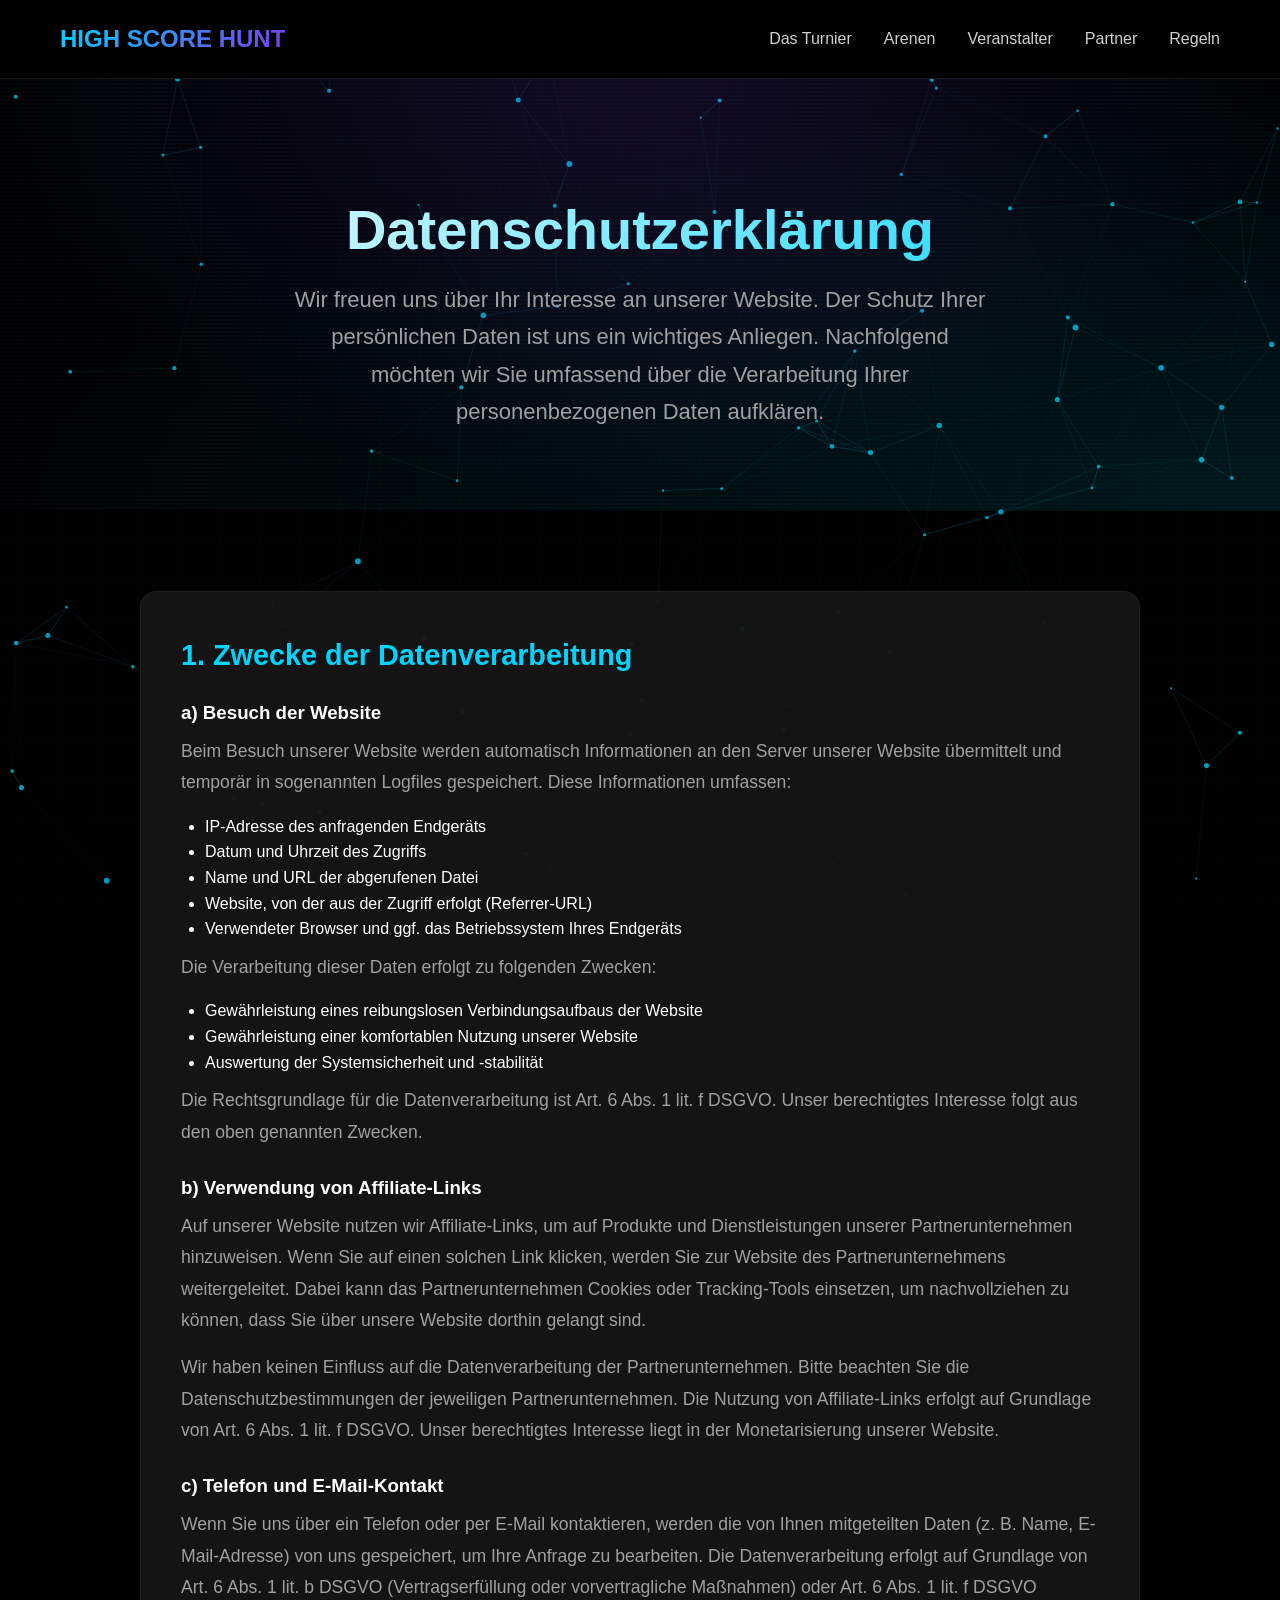
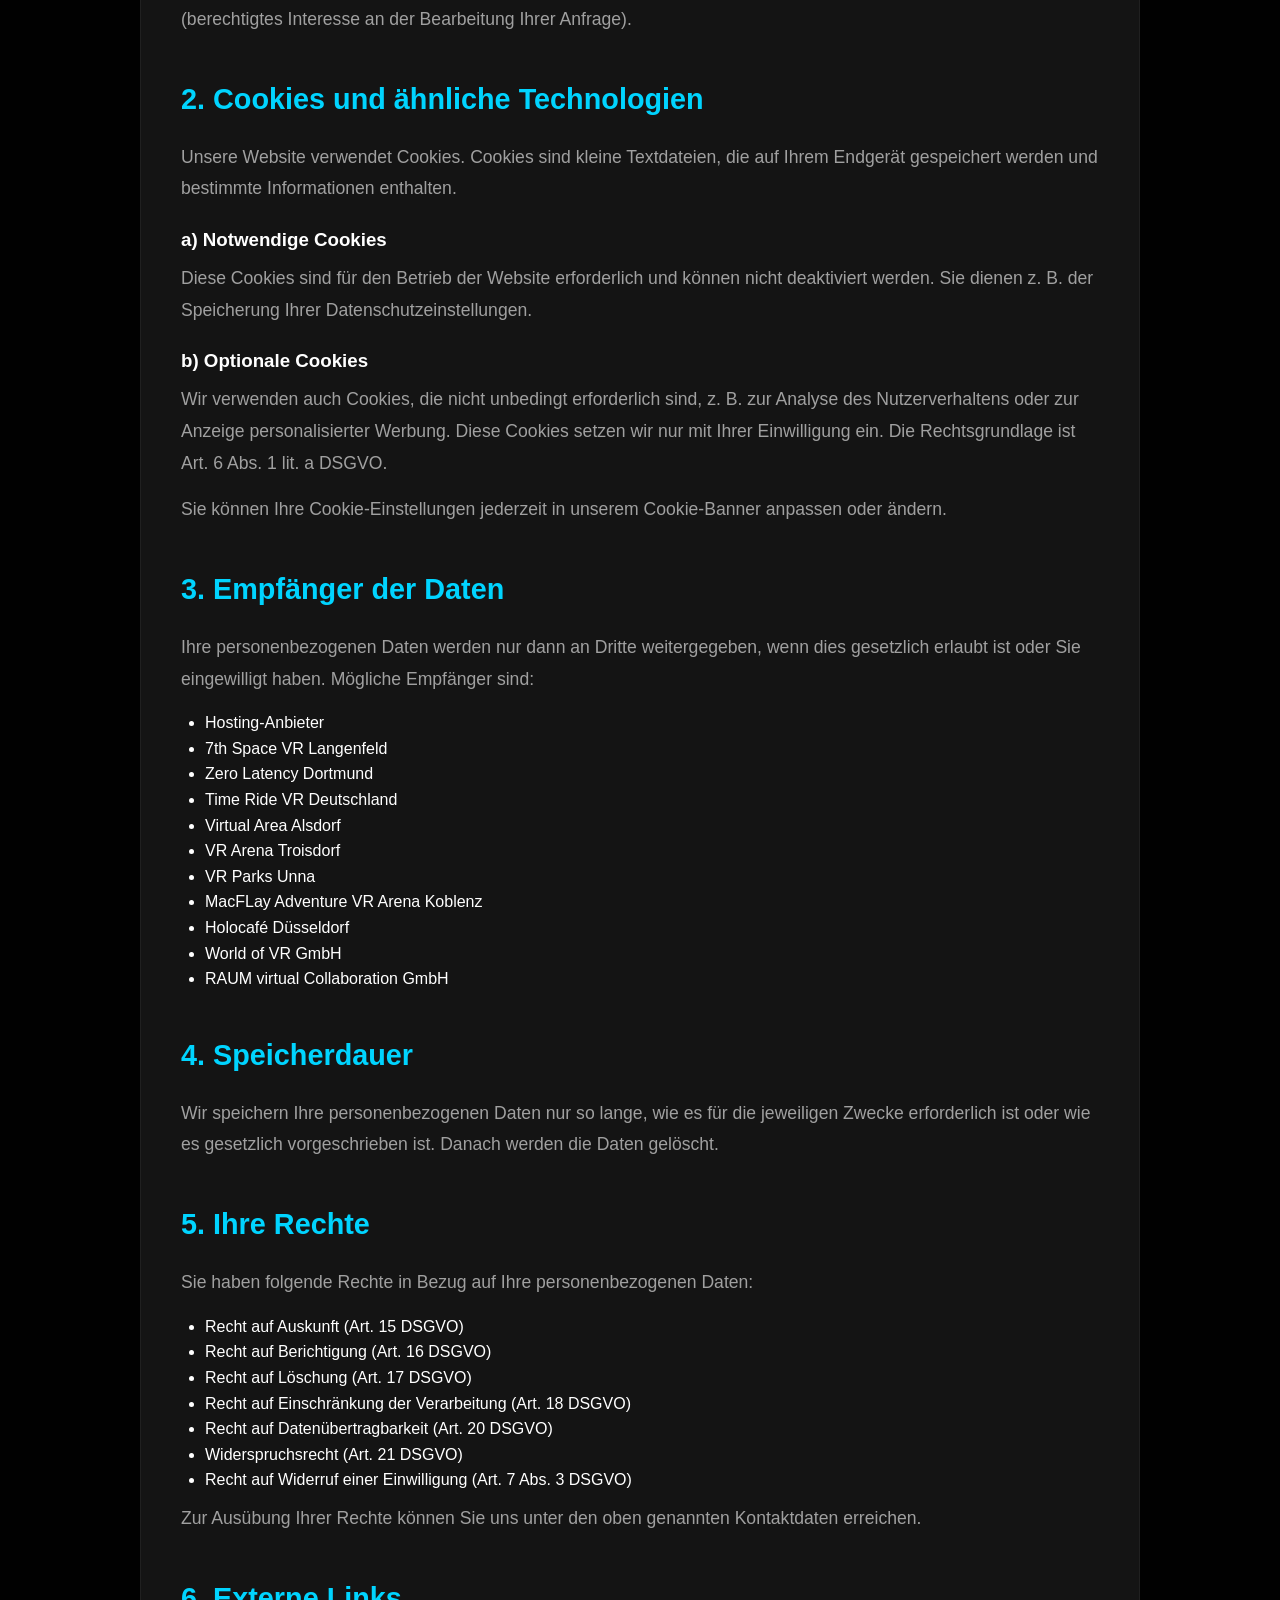
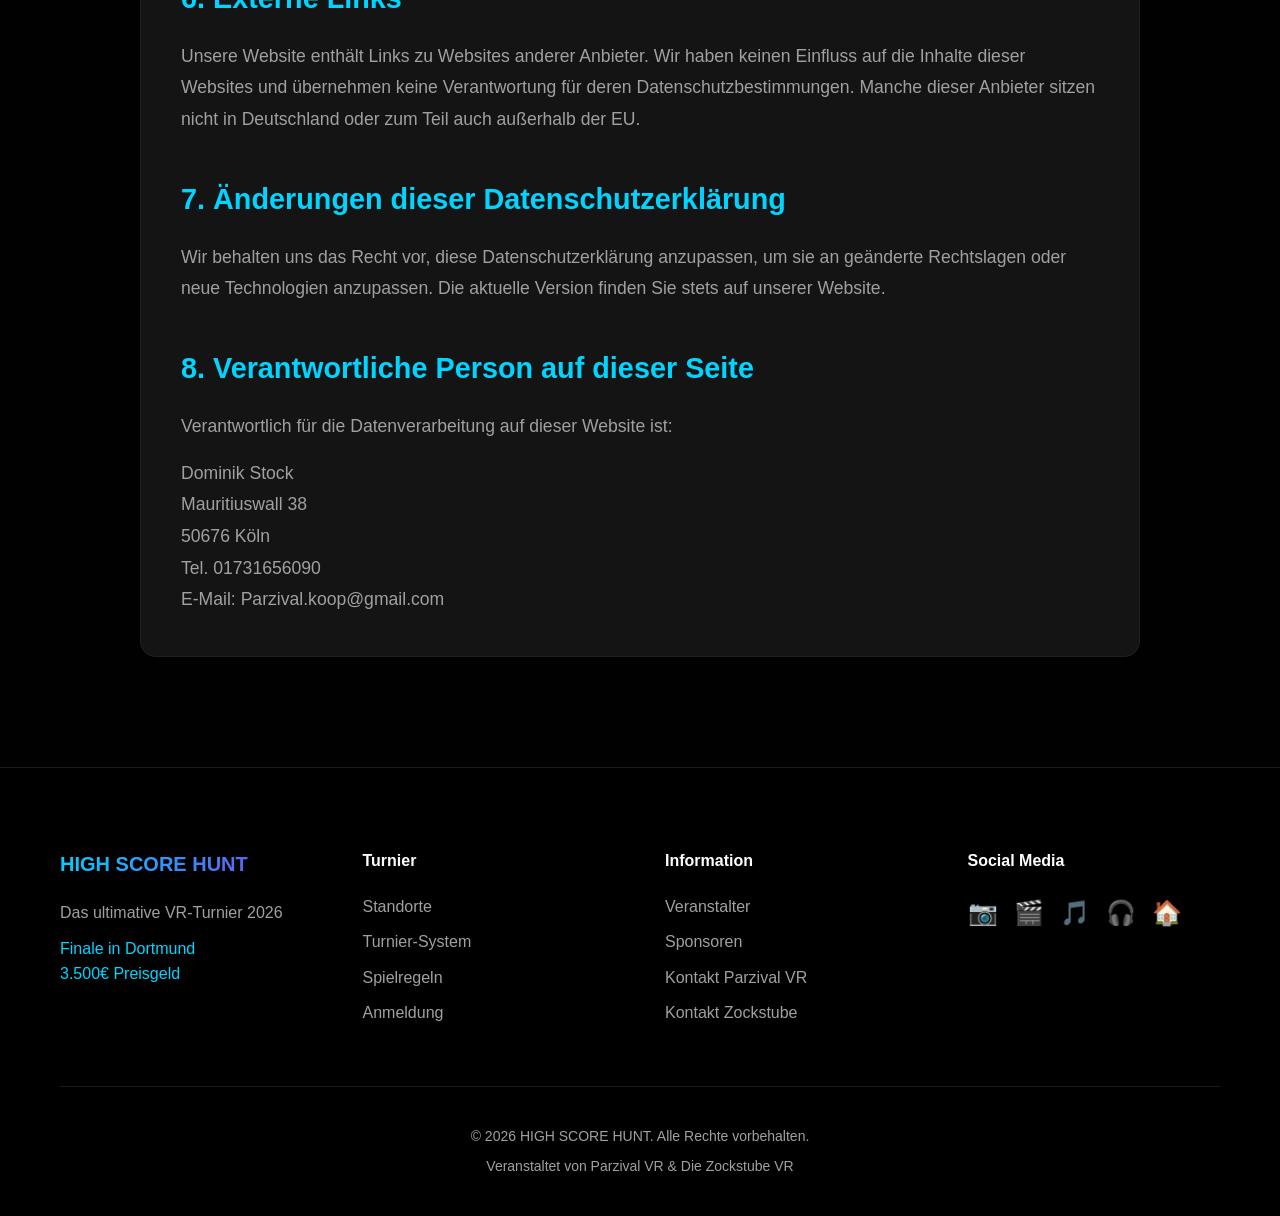
<file: cookie.html>
<!DOCTYPE html>
<html lang="de">
<head>
    <meta charset="UTF-8">
    <meta name="viewport" content="width=device-width, initial-scale=1.0">
    <title>Spielregeln - HIGH SCORE HUNT 2026</title>
    <link rel="icon" type="image/png" href="favicon.png">

    <!-- Security Headers -->
    <meta http-equiv="X-Frame-Options" content="DENY">
    <meta http-equiv="X-Content-Type-Options" content="nosniff">
    <meta http-equiv="Referrer-Policy" content="strict-origin-when-cross-origin">
    <meta http-equiv="Content-Security-Policy" content="default-src 'self'; script-src 'self' 'unsafe-inline'; style-src 'self' 'unsafe-inline'; img-src 'self' data: https:; font-src 'self'; connect-src 'self';">

    <!-- SEO Meta Tags -->
    <meta name="description" content="Offizielle Spielregeln für High Score Hunt 2026 - Das VR-Turnier in Deutschland. Informiere dich über Teilnahmebedingungen, Fair Play und Ablauf.">
    <meta name="author" content="Parzival VR & Die Zockstube VR">

    <link rel="stylesheet" href="assets/css/styles.css">
</head>
<body>
    <!-- Particle Network Canvas with Perlin Noise -->
    <canvas id="particleCanvas" class="particle-network-canvas"></canvas>

    <!-- Navigation -->
    <nav class="navbar">
        <div class="container">
            <div class="nav-brand">
                <a href="index.html" class="logo">HIGH SCORE HUNT</a>
            </div>
            <div class="nav-links">
                <a href="index.html#tournament">Das Turnier</a>
                <a href="index.html#locations">Arenen</a>
                <a href="index.html#organizers">Veranstalter</a>
                <a href="index.html#sponsors">Partner</a>
                <a href="rules.html">Regeln</a>
            </div>
        </div>
    </nav>

    <!-- Rules Hero Section -->
    <section class="hero" style="padding: 120px 0 80px 0;">
        <div class="container">
            <div class="hero-content" style="text-align: center;">
                <h1 class="hero-title" style="font-size: 3.5rem; margin-bottom: 20px;">Datenschutzerklärung</h1>
                <p class="hero-subtitle" style="max-width: 700px; margin: 0 auto;">
Wir freuen uns über Ihr Interesse an unserer Website. Der Schutz Ihrer persönlichen Daten ist uns ein
wichtiges Anliegen. Nachfolgend möchten wir Sie umfassend über die Verarbeitung Ihrer
personenbezogenen Daten aufklären.</p>
            </div>
        </div>
    </section>

    <!-- Rules Content Section -->
   <section class="rules-content" style="padding: 80px 0; background: var(--bg-dark);">
    <div class="container">
        <div style="max-width: 1000px; margin: 0 auto;">

            <div class="rule-card" id="rule-1" style="word-wrap: break-word; overflow-wrap: break-word; hyphens: auto; word-break: normal;">
                
                <h2>1. Zwecke der Datenverarbeitung</h2>
                <h3 style="margin-top: 20px; margin-bottom: 8px;">a) Besuch der Website</h3>
                <p>Beim Besuch unserer Website werden automatisch Informationen an den Server unserer Website übermittelt und temporär in sogenannten Logfiles gespeichert. Diese Informationen umfassen:</p>
                <ul style="margin: 10px 0 10px 24px; padding: 0;">
                    <li>IP-Adresse des anfragenden Endgeräts</li>
                    <li>Datum und Uhrzeit des Zugriffs</li>
                    <li>Name und URL der abgerufenen Datei</li>
                    <li>Website, von der aus der Zugriff erfolgt (Referrer-URL)</li>
                    <li>Verwendeter Browser und ggf. das Betriebssystem Ihres Endgeräts</li>
                </ul>
                <p>Die Verarbeitung dieser Daten erfolgt zu folgenden Zwecken:</p>
                <ul style="margin: 10px 0 10px 24px; padding: 0;">
                    <li>Gewährleistung eines reibungslosen Verbindungsaufbaus der Website</li>
                    <li>Gewährleistung einer komfortablen Nutzung unserer Website</li>
                    <li>Auswertung der Systemsicherheit und -stabilität</li>
                </ul>
                <p>Die Rechtsgrundlage für die Datenverarbeitung ist Art. 6 Abs. 1 lit. f DSGVO. Unser berechtigtes Interesse folgt aus den oben genannten Zwecken.</p>

                <h3 style="margin-top: 24px; margin-bottom: 8px;">b) Verwendung von Affiliate-Links</h3>
                <p>Auf unserer Website nutzen wir Affiliate-Links, um auf Produkte und Dienstleistungen unserer Partnerunternehmen hinzuweisen. Wenn Sie auf einen solchen Link klicken, werden Sie zur Website des Partnerunternehmens weitergeleitet. Dabei kann das Partnerunternehmen Cookies oder Tracking-Tools einsetzen, um nachvollziehen zu können, dass Sie über unsere Website dorthin gelangt sind.</p>
                <p style="margin-top: 10px;">Wir haben keinen Einfluss auf die Datenverarbeitung der Partnerunternehmen. Bitte beachten Sie die Datenschutzbestimmungen der jeweiligen Partnerunternehmen. Die Nutzung von Affiliate-Links erfolgt auf Grundlage von Art. 6 Abs. 1 lit. f DSGVO. Unser berechtigtes Interesse liegt in der Monetarisierung unserer Website.</p>

                <h3 style="margin-top: 24px; margin-bottom: 8px;">c) Telefon und E-Mail-Kontakt</h3>
                <p>Wenn Sie uns über ein Telefon oder per E-Mail kontaktieren, werden die von Ihnen mitgeteilten Daten (z. B. Name, E-Mail-Adresse) von uns gespeichert, um Ihre Anfrage zu bearbeiten. Die Datenverarbeitung erfolgt auf Grundlage von Art. 6 Abs. 1 lit. b DSGVO (Vertragserfüllung oder vorvertragliche Maßnahmen) oder Art. 6 Abs. 1 lit. f DSGVO (berechtigtes Interesse an der Bearbeitung Ihrer Anfrage).</p>

                <h2 style="margin-top: 40px;">2. Cookies und ähnliche Technologien</h2>
                <p>Unsere Website verwendet Cookies. Cookies sind kleine Textdateien, die auf Ihrem Endgerät gespeichert werden und bestimmte Informationen enthalten.</p>
                <h3 style="margin-top: 20px; margin-bottom: 8px;">a) Notwendige Cookies</h3>
                <p>Diese Cookies sind für den Betrieb der Website erforderlich und können nicht deaktiviert werden. Sie dienen z. B. der Speicherung Ihrer Datenschutzeinstellungen.</p>
                <h3 style="margin-top: 20px; margin-bottom: 8px;">b) Optionale Cookies</h3>
                <p>Wir verwenden auch Cookies, die nicht unbedingt erforderlich sind, z. B. zur Analyse des Nutzerverhaltens oder zur Anzeige personalisierter Werbung. Diese Cookies setzen wir nur mit Ihrer Einwilligung ein. Die Rechtsgrundlage ist Art. 6 Abs. 1 lit. a DSGVO.</p>
                <p style="margin-top: 10px;">Sie können Ihre Cookie-Einstellungen jederzeit in unserem Cookie-Banner anpassen oder ändern.</p>

                <h2 style="margin-top: 40px;">3. Empfänger der Daten</h2>
                <p>Ihre personenbezogenen Daten werden nur dann an Dritte weitergegeben, wenn dies gesetzlich erlaubt ist oder Sie eingewilligt haben. Mögliche Empfänger sind:</p>
                <ul style="margin: 10px 0 10px 24px; padding: 0;">
                    <li>Hosting-Anbieter</li>
                    <li translate="no">7th Space VR Langenfeld</li>
                    <li translate="no">Zero Latency Dortmund</li>
                    <li translate="no">Time Ride VR Deutschland</li>
                    <li translate="no">Virtual Area Alsdorf</li>
                    <li translate="no">VR Arena Troisdorf</li>
                    <li translate="no">VR Parks Unna</li>
                    <li translate="no">MacFLay Adventure VR Arena Koblenz</li>
                    <li translate="no">Holocafé Düsseldorf</li>
                    <li translate="no">World of VR GmbH</li>
                    <li translate="no">RAUM virtual Collaboration GmbH</li>
                </ul>

                <h2 style="margin-top: 40px;">4. Speicherdauer</h2>
                <p>Wir speichern Ihre personenbezogenen Daten nur so lange, wie es für die jeweiligen Zwecke erforderlich ist oder wie es gesetzlich vorgeschrieben ist. Danach werden die Daten gelöscht.</p>

                <h2 style="margin-top: 40px;">5. Ihre Rechte</h2>
                <p>Sie haben folgende Rechte in Bezug auf Ihre personenbezogenen Daten:</p>
                <ul style="margin: 10px 0 10px 24px; padding: 0;">
                    <li>Recht auf Auskunft (Art. 15 DSGVO)</li>
                    <li>Recht auf Berichtigung (Art. 16 DSGVO)</li>
                    <li>Recht auf Löschung (Art. 17 DSGVO)</li>
                    <li>Recht auf Einschränkung der Verarbeitung (Art. 18 DSGVO)</li>
                    <li>Recht auf Datenübertragbarkeit (Art. 20 DSGVO)</li>
                    <li>Widerspruchsrecht (Art. 21 DSGVO)</li>
                    <li>Recht auf Widerruf einer Einwilligung (Art. 7 Abs. 3 DSGVO)</li>
                </ul>
                <p>Zur Ausübung Ihrer Rechte können Sie uns unter den oben genannten Kontaktdaten erreichen.</p>

                <h2 style="margin-top: 40px;">6. Externe Links</h2>
                <p>Unsere Website enthält Links zu Websites anderer Anbieter. Wir haben keinen Einfluss auf die Inhalte dieser Websites und übernehmen keine Verantwortung für deren Datenschutzbestimmungen. Manche dieser Anbieter sitzen nicht in Deutschland oder zum Teil auch außerhalb der EU.</p>

                <h2 style="margin-top: 40px;">7. Änderungen dieser Datenschutzerklärung</h2>
                <p>Wir behalten uns das Recht vor, diese Datenschutzerklärung anzupassen, um sie an geänderte Rechtslagen oder neue Technologien anzupassen. Die aktuelle Version finden Sie stets auf unserer Website.</p>

                <h2 style="margin-top: 40px;">8. Verantwortliche Person auf dieser Seite</h2>
                <p>Verantwortlich für die Datenverarbeitung auf dieser Website ist:</p>
                <p translate="no" style="margin-top: 10px;">Dominik Stock<br>Mauritiuswall 38<br>50676 Köln<br>Tel. 01731656090<br>E-Mail: Parzival.koop@gmail.com</p>
            </div>

        </div>
    </div>
</section>
    <!-- Footer -->
    <footer class="footer">
        <div class="container">
            <div class="footer-content">
                <div class="footer-section">
                    <h3>HIGH SCORE HUNT</h3>
                    <p>Das ultimative VR-Turnier 2026</p>
                    <p class="location">Finale in Dortmund<br>3.500€ Preisgeld</p>
                </div>
                <div class="footer-section">
                    <h4>Turnier</h4>
                    <ul>
                        <li><a href="index.html#locations">Standorte</a></li>
                        <li><a href="index.html#tournament">Turnier-System</a></li>
                        <li><a href="rules.html">Spielregeln</a></li>
                        <li><a href="index.html#register">Anmeldung</a></li>
                    </ul>
                </div>
                <div class="footer-section">
                    <h4>Information</h4>
                    <ul>
                        <li><a href="index.html#organizers">Veranstalter</a></li>
                        <li><a href="index.html#sponsors">Sponsoren</a></li>
                        <li><a href="mailto:parzival.koop@gmail.com">Kontakt Parzival VR</a></li>
                        <li><a href="mailto:patrick@diezockstube.de">Kontakt Zockstube</a></li>
                    </ul>
                </div>
                <div class="footer-section">
                    <h4>Social Media</h4>
                    <div class="social-links">
                        <a href="#" title="Instagram">📷</a>
                        <a href="#" title="YouTube">🎬</a>
                        <a href="#" title="TikTok">🎵</a>
                        <a href="#" title="Tidal">🎧</a>
                        <a href="#" title="Houzz">🏠</a>
                    </div>
                </div>
            </div>
            <div class="footer-bottom">
                <p>&copy; 2026 HIGH SCORE HUNT. Alle Rechte vorbehalten.</p>
                <p>Veranstaltet von Parzival VR & Die Zockstube VR</p>
            </div>
        </div>
    </footer>

    <script src="assets/js/main.js"></script>
</body>
</html>
</file>
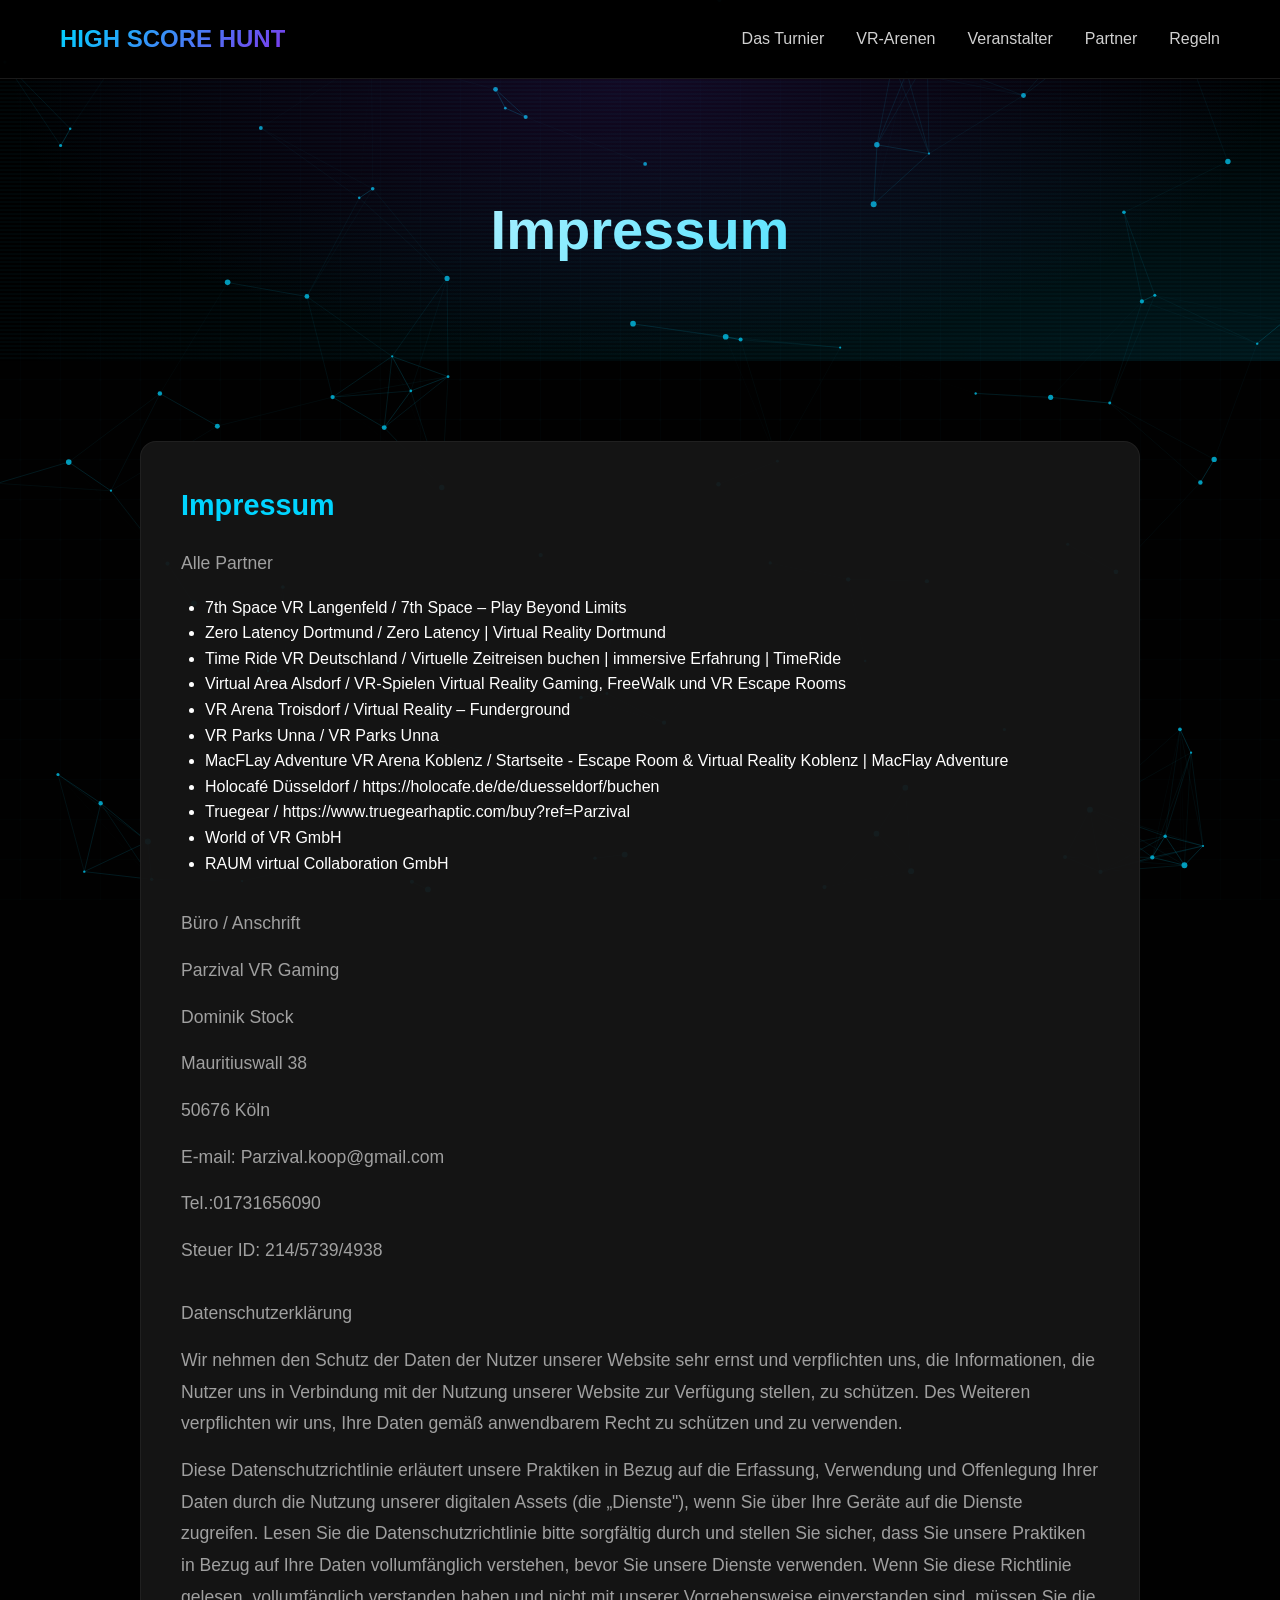
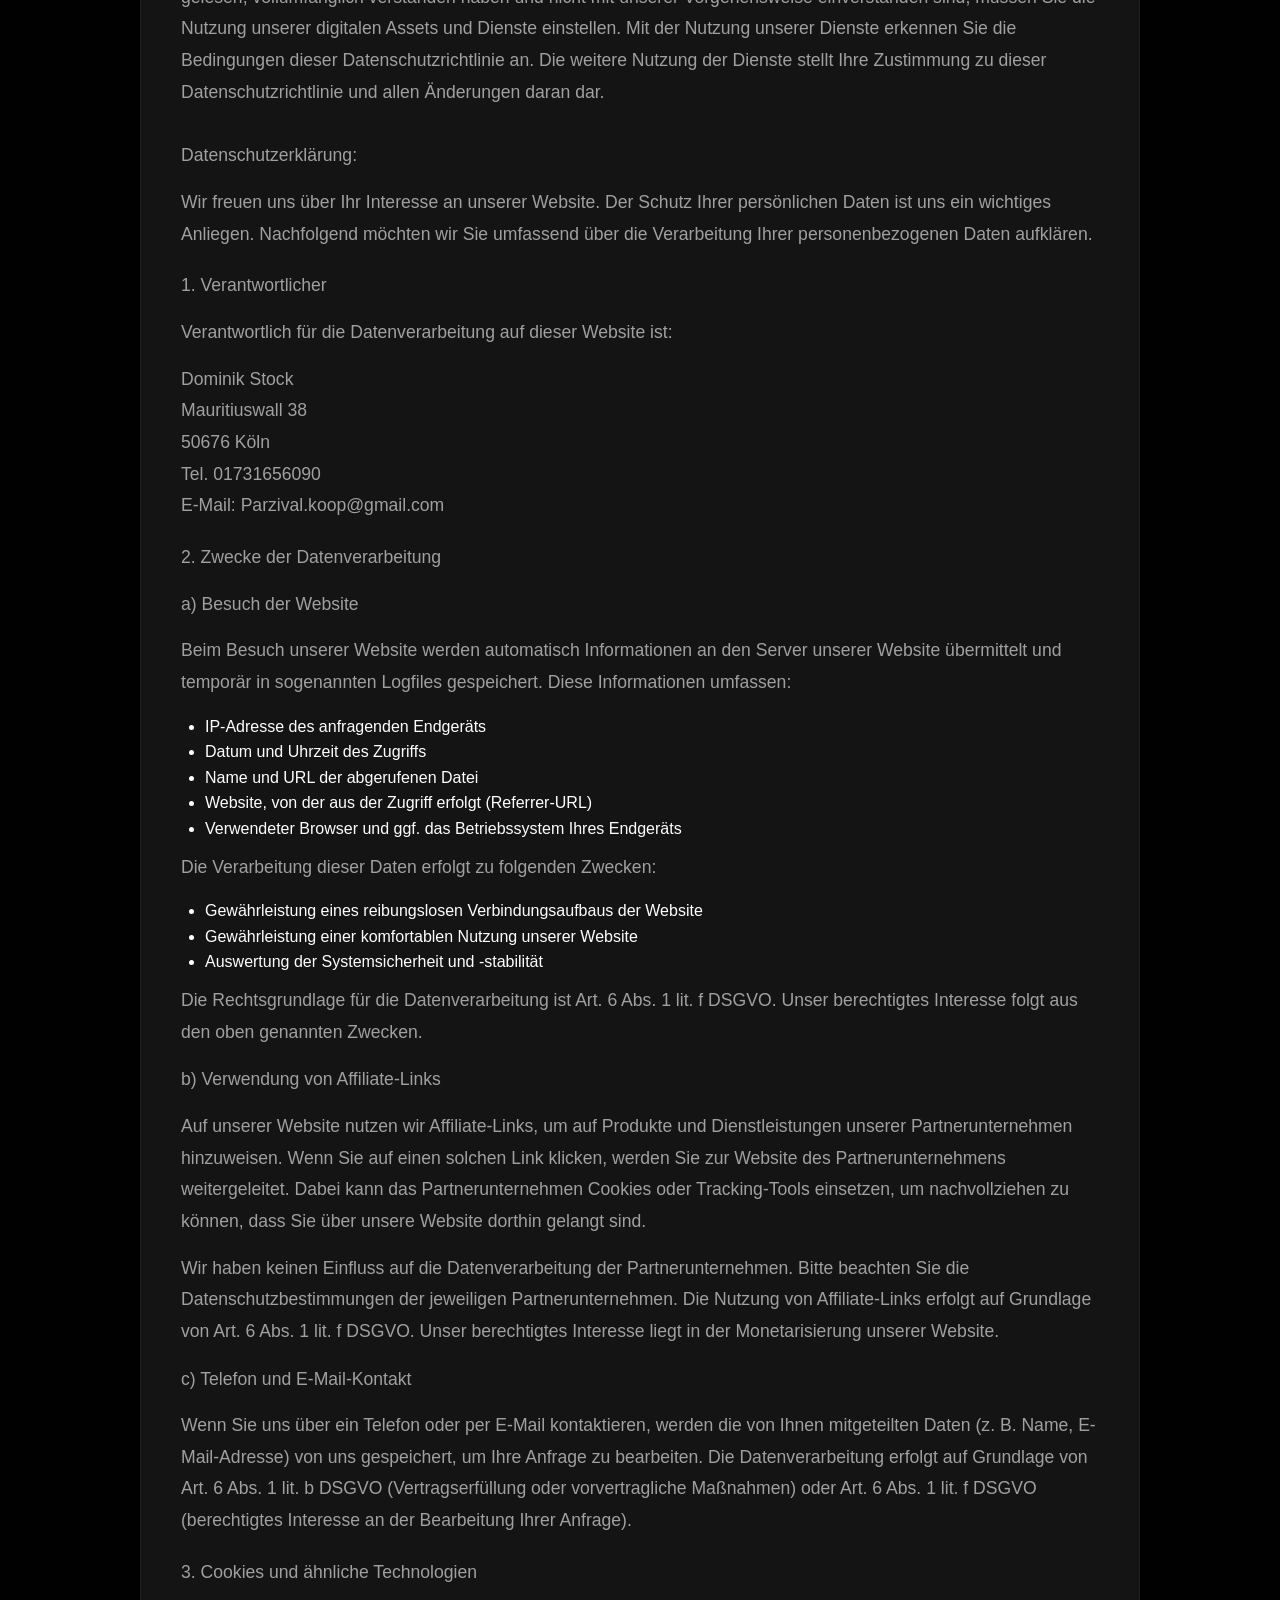
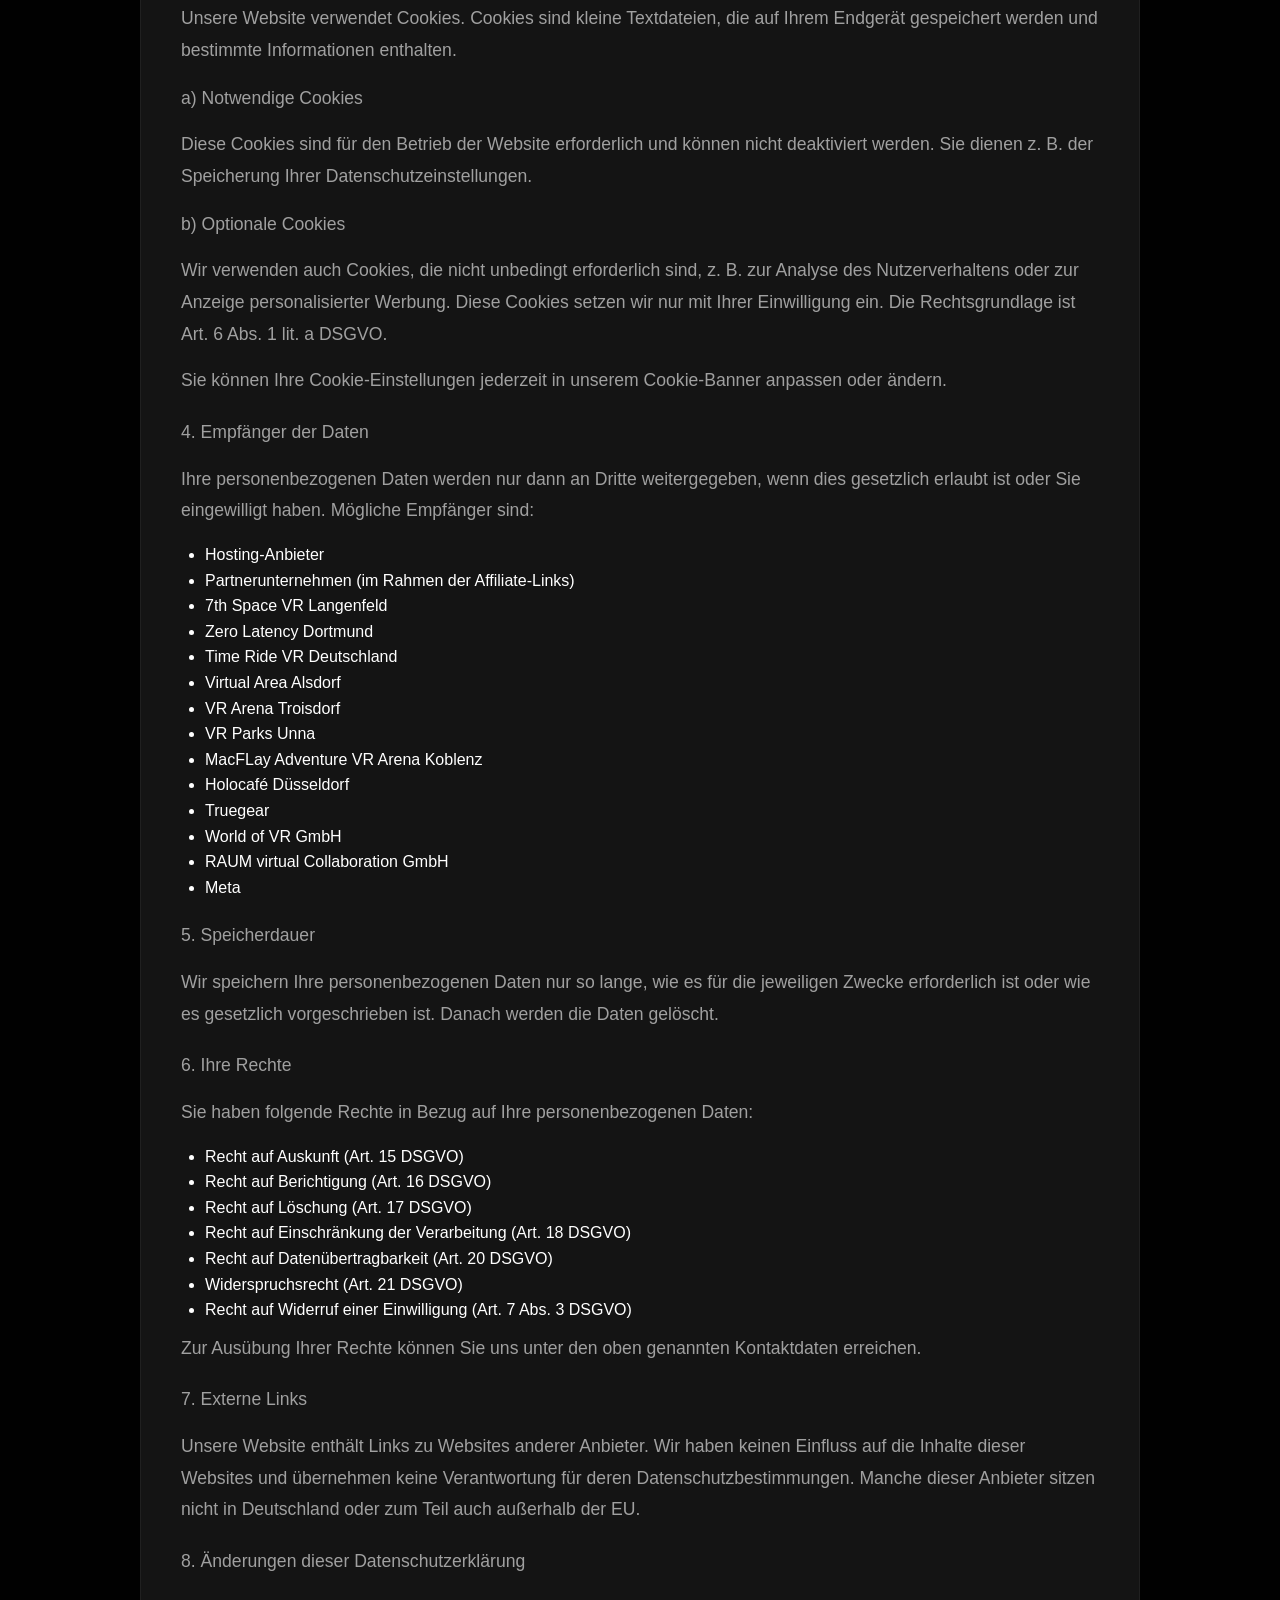
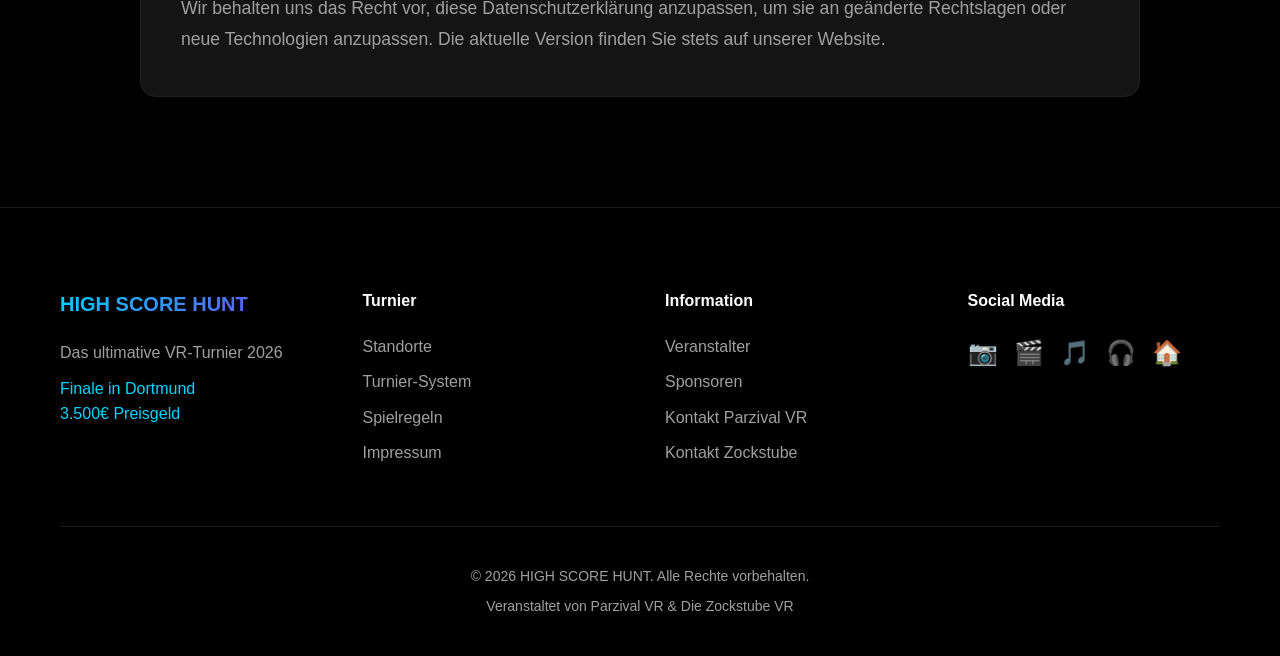
<file: impressum.html>
<!DOCTYPE html>
<html lang="de">
<head>
    <meta charset="UTF-8">
    <meta name="viewport" content="width=device-width, initial-scale=1.0">
    <title>Spielregeln - HIGH SCORE HUNT 2026</title>
    <link rel="icon" type="image/png" href="favicon.png">

    <!-- Security Headers -->
    <meta http-equiv="X-Frame-Options" content="DENY">
    <meta http-equiv="X-Content-Type-Options" content="nosniff">
    <meta http-equiv="Referrer-Policy" content="strict-origin-when-cross-origin">
    <meta http-equiv="Content-Security-Policy" content="default-src 'self'; script-src 'self' 'unsafe-inline'; style-src 'self' 'unsafe-inline'; img-src 'self' data: https:; font-src 'self'; connect-src 'self';">

    <!-- SEO Meta Tags -->
    <meta name="description" content="Offizielle Spielregeln für High Score Hunt 2026 - Das VR-Turnier in Deutschland. Informiere dich über Teilnahmebedingungen, Fair Play und Ablauf.">
    <meta name="author" content="Parzival VR & Die Zockstube VR">

    <link rel="stylesheet" href="assets/css/styles.css">
</head>
<body>
    <!-- Particle Network Canvas with Perlin Noise -->
    <canvas id="particleCanvas" class="particle-network-canvas"></canvas>

    <!-- Navigation -->
    <nav class="navbar">
        <div class="container">
            <div class="nav-brand">
                <a href="index.html" class="logo">HIGH SCORE HUNT</a>
            </div>
            <div class="nav-links">
                <a href="index.html#tournament">Das Turnier</a>
                <a href="index.html#locations">VR-Arenen</a>
                <a href="index.html#organizers">Veranstalter</a>
                <a href="index.html#sponsors">Partner</a>
                <a href="rules.html">Regeln</a>
            </div>
        </div>
    </nav>

    <!-- Rules Hero Section -->
    <section class="hero" style="padding: 120px 0 80px 0;">
        <div class="container">
            <div class="hero-content" style="text-align: center;">
                <h1 class="hero-title" style="font-size: 3.5rem; margin-bottom: 20px;">Impressum</h1>
                <p class="hero-subtitle" style="max-width: 700px; margin: 0 auto;">
 </p>
            </div>
        </div>
    </section>

    <!-- Rules Content Section -->
    <section class="rules-content" style="padding: 80px 0; background: var(--bg-dark);">
    <div class="container">
        <div style="max-width: 1000px; margin: 0 auto;">

            <div class="rule-card" id="rule-1" style="word-wrap: break-word; overflow-wrap: break-word; hyphens: auto; word-break: normal;">
                
                <h2>Impressum</h2>

                <p style="margin-top: 20px;">Alle Partner</p>
                <ul style="margin: 10px 0 10px 24px; padding: 0;">
                    <li>7th Space VR Langenfeld / 7th Space – Play Beyond Limits</li>
                    <li>Zero Latency Dortmund / Zero Latency | Virtual Reality Dortmund</li>
                    <li>Time Ride VR Deutschland / Virtuelle Zeitreisen buchen | immersive Erfahrung | TimeRide</li>
                    <li>Virtual Area Alsdorf / VR-Spielen Virtual Reality Gaming, FreeWalk und VR Escape Rooms</li>
                    <li>VR Arena Troisdorf / Virtual Reality – Funderground</li>
                    <li>VR Parks Unna / VR Parks Unna</li>
                    <li>MacFLay Adventure VR Arena Koblenz / Startseite - Escape Room & Virtual Reality Koblenz | MacFlay Adventure</li>
                    <li>Holocafé Düsseldorf / https://holocafe.de/de/duesseldorf/buchen</li>
                    <li>Truegear / https://www.truegearhaptic.com/buy?ref=Parzival</li>
                    <li>World of VR GmbH</li>
                    <li>RAUM virtual Collaboration GmbH</li>
                </ul>

                <p style="margin-top: 32px;">Büro / Anschrift</p>
                <p translate="no">Parzival VR Gaming</p>
                <p translate="no">Dominik Stock</p>
                <p translate="no">Mauritiuswall 38</p>
                <p translate="no">50676 Köln</p>
                <p translate="no">E-mail: Parzival.koop@gmail.com</p>
                <p translate="no">Tel.:01731656090</p>
                <p translate="no">Steuer ID: 214/5739/4938</p>

                <p style="margin-top: 32px;">Datenschutzerklärung</p>
                <p style="margin-top: 12px;">Wir nehmen den Schutz der Daten der Nutzer unserer Website sehr ernst und verpflichten uns, die Informationen, die Nutzer uns in Verbindung mit der Nutzung unserer Website zur Verfügung stellen, zu schützen. Des Weiteren verpflichten wir uns, Ihre Daten gemäß anwendbarem Recht zu schützen und zu verwenden.</p>
                <p style="margin-top: 12px;">Diese Datenschutzrichtlinie erläutert unsere Praktiken in Bezug auf die Erfassung, Verwendung und Offenlegung Ihrer Daten durch die Nutzung unserer digitalen Assets (die „Dienste"), wenn Sie über Ihre Geräte auf die Dienste zugreifen. Lesen Sie die Datenschutzrichtlinie bitte sorgfältig durch und stellen Sie sicher, dass Sie unsere Praktiken in Bezug auf Ihre Daten vollumfänglich verstehen, bevor Sie unsere Dienste verwenden. Wenn Sie diese Richtlinie gelesen, vollumfänglich verstanden haben und nicht mit unserer Vorgehensweise einverstanden sind, müssen Sie die Nutzung unserer digitalen Assets und Dienste einstellen. Mit der Nutzung unserer Dienste erkennen Sie die Bedingungen dieser Datenschutzrichtlinie an. Die weitere Nutzung der Dienste stellt Ihre Zustimmung zu dieser Datenschutzrichtlinie und allen Änderungen daran dar.</p>

                <p style="margin-top: 32px;">Datenschutzerklärung:</p>
                <p style="margin-top: 12px;">Wir freuen uns über Ihr Interesse an unserer Website. Der Schutz Ihrer persönlichen Daten ist uns ein wichtiges Anliegen. Nachfolgend möchten wir Sie umfassend über die Verarbeitung Ihrer personenbezogenen Daten aufklären.</p>

                <p style="margin-top: 20px;">1. Verantwortlicher</p>
                <p>Verantwortlich für die Datenverarbeitung auf dieser Website ist:</p>
                <p style="margin-top: 10px;">Dominik Stock<br>Mauritiuswall 38<br>50676 Köln<br>Tel. 01731656090<br>E-Mail: Parzival.koop@gmail.com</p>

                <p style="margin-top: 20px;">2. Zwecke der Datenverarbeitung</p>
                <p>a) Besuch der Website</p>
                <p style="margin-top: 8px;">Beim Besuch unserer Website werden automatisch Informationen an den Server unserer Website übermittelt und temporär in sogenannten Logfiles gespeichert. Diese Informationen umfassen:</p>
                <ul style="margin: 10px 0 10px 24px; padding: 0;">
                    <li>IP-Adresse des anfragenden Endgeräts</li>
                    <li>Datum und Uhrzeit des Zugriffs</li>
                    <li>Name und URL der abgerufenen Datei</li>
                    <li>Website, von der aus der Zugriff erfolgt (Referrer-URL)</li>
                    <li>Verwendeter Browser und ggf. das Betriebssystem Ihres Endgeräts</li>
                </ul>
                <p>Die Verarbeitung dieser Daten erfolgt zu folgenden Zwecken:</p>
                <ul style="margin: 10px 0 10px 24px; padding: 0;">
                    <li>Gewährleistung eines reibungslosen Verbindungsaufbaus der Website</li>
                    <li>Gewährleistung einer komfortablen Nutzung unserer Website</li>
                    <li>Auswertung der Systemsicherheit und -stabilität</li>
                </ul>
                <p>Die Rechtsgrundlage für die Datenverarbeitung ist Art. 6 Abs. 1 lit. f DSGVO. Unser berechtigtes Interesse folgt aus den oben genannten Zwecken.</p>

                <p style="margin-top: 16px;">b) Verwendung von Affiliate-Links</p>
                <p style="margin-top: 8px;">Auf unserer Website nutzen wir Affiliate-Links, um auf Produkte und Dienstleistungen unserer Partnerunternehmen hinzuweisen. Wenn Sie auf einen solchen Link klicken, werden Sie zur Website des Partnerunternehmens weitergeleitet. Dabei kann das Partnerunternehmen Cookies oder Tracking-Tools einsetzen, um nachvollziehen zu können, dass Sie über unsere Website dorthin gelangt sind.</p>
                <p style="margin-top: 8px;">Wir haben keinen Einfluss auf die Datenverarbeitung der Partnerunternehmen. Bitte beachten Sie die Datenschutzbestimmungen der jeweiligen Partnerunternehmen. Die Nutzung von Affiliate-Links erfolgt auf Grundlage von Art. 6 Abs. 1 lit. f DSGVO. Unser berechtigtes Interesse liegt in der Monetarisierung unserer Website.</p>

                <p style="margin-top: 16px;">c) Telefon und E-Mail-Kontakt</p>
                <p style="margin-top: 8px;">Wenn Sie uns über ein Telefon oder per E-Mail kontaktieren, werden die von Ihnen mitgeteilten Daten (z. B. Name, E-Mail-Adresse) von uns gespeichert, um Ihre Anfrage zu bearbeiten. Die Datenverarbeitung erfolgt auf Grundlage von Art. 6 Abs. 1 lit. b DSGVO (Vertragserfüllung oder vorvertragliche Maßnahmen) oder Art. 6 Abs. 1 lit. f DSGVO (berechtigtes Interesse an der Bearbeitung Ihrer Anfrage).</p>

                <p style="margin-top: 20px;">3. Cookies und ähnliche Technologien</p>
                <p style="margin-top: 8px;">Unsere Website verwendet Cookies. Cookies sind kleine Textdateien, die auf Ihrem Endgerät gespeichert werden und bestimmte Informationen enthalten.</p>
                <p style="margin-top: 16px;">a) Notwendige Cookies</p>
                <p style="margin-top: 8px;">Diese Cookies sind für den Betrieb der Website erforderlich und können nicht deaktiviert werden. Sie dienen z. B. der Speicherung Ihrer Datenschutzeinstellungen.</p>
                <p style="margin-top: 16px;">b) Optionale Cookies</p>
                <p style="margin-top: 8px;">Wir verwenden auch Cookies, die nicht unbedingt erforderlich sind, z. B. zur Analyse des Nutzerverhaltens oder zur Anzeige personalisierter Werbung. Diese Cookies setzen wir nur mit Ihrer Einwilligung ein. Die Rechtsgrundlage ist Art. 6 Abs. 1 lit. a DSGVO.</p>
                <p style="margin-top: 8px;">Sie können Ihre Cookie-Einstellungen jederzeit in unserem Cookie-Banner anpassen oder ändern.</p>

                <p style="margin-top: 20px;">4. Empfänger der Daten</p>
                <p style="margin-top: 8px;">Ihre personenbezogenen Daten werden nur dann an Dritte weitergegeben, wenn dies gesetzlich erlaubt ist oder Sie eingewilligt haben. Mögliche Empfänger sind:</p>
                <ul style="margin: 10px 0 10px 24px; padding: 0;">
                    <li>Hosting-Anbieter</li>
                    <li>Partnerunternehmen (im Rahmen der Affiliate-Links)</li>
                    <li>7th Space VR Langenfeld</li>
                    <li>Zero Latency Dortmund</li>
                    <li>Time Ride VR Deutschland</li>
                    <li>Virtual Area Alsdorf</li>
                    <li>VR Arena Troisdorf</li>
                    <li>VR Parks Unna</li>
                    <li>MacFLay Adventure VR Arena Koblenz</li>
                    <li>Holocafé Düsseldorf</li>
                    <li>Truegear</li>
                    <li>World of VR GmbH</li>
                    <li>RAUM virtual Collaboration GmbH</li>
                    <li>Meta</li>
                </ul>

                <p style="margin-top: 20px;">5. Speicherdauer</p>
                <p style="margin-top: 8px;">Wir speichern Ihre personenbezogenen Daten nur so lange, wie es für die jeweiligen Zwecke erforderlich ist oder wie es gesetzlich vorgeschrieben ist. Danach werden die Daten gelöscht.</p>

                <p style="margin-top: 20px;">6. Ihre Rechte</p>
                <p style="margin-top: 8px;">Sie haben folgende Rechte in Bezug auf Ihre personenbezogenen Daten:</p>
                <ul style="margin: 10px 0 10px 24px; padding: 0;">
                    <li>Recht auf Auskunft (Art. 15 DSGVO)</li>
                    <li>Recht auf Berichtigung (Art. 16 DSGVO)</li>
                    <li>Recht auf Löschung (Art. 17 DSGVO)</li>
                    <li>Recht auf Einschränkung der Verarbeitung (Art. 18 DSGVO)</li>
                    <li>Recht auf Datenübertragbarkeit (Art. 20 DSGVO)</li>
                    <li>Widerspruchsrecht (Art. 21 DSGVO)</li>
                    <li>Recht auf Widerruf einer Einwilligung (Art. 7 Abs. 3 DSGVO)</li>
                </ul>
                <p>Zur Ausübung Ihrer Rechte können Sie uns unter den oben genannten Kontaktdaten erreichen.</p>

                <p style="margin-top: 20px;">7. Externe Links</p>
                <p style="margin-top: 8px;">Unsere Website enthält Links zu Websites anderer Anbieter. Wir haben keinen Einfluss auf die Inhalte dieser Websites und übernehmen keine Verantwortung für deren Datenschutzbestimmungen. Manche dieser Anbieter sitzen nicht in Deutschland oder zum Teil auch außerhalb der EU.</p>

                <p style="margin-top: 20px;">8. Änderungen dieser Datenschutzerklärung</p>
                <p style="margin-top: 8px;">Wir behalten uns das Recht vor, diese Datenschutzerklärung anzupassen, um sie an geänderte Rechtslagen oder neue Technologien anzupassen. Die aktuelle Version finden Sie stets auf unserer Website.</p>

            </div>

        </div>
    </div>
</section>

    <!-- Footer -->
    <footer class="footer">
        <div class="container">
            <div class="footer-content">
                <div class="footer-section">
                    <h3>HIGH SCORE HUNT</h3>
                    <p>Das ultimative VR-Turnier 2026</p>
                    <p class="location">Finale in Dortmund<br>3.500€ Preisgeld</p>
                </div>
                <div class="footer-section">
                    <h4>Turnier</h4>
                    <ul>
                        <li><a href="index.html#locations">Standorte</a></li>
                        <li><a href="index.html#tournament">Turnier-System</a></li>
                        <li><a href="rules.html">Spielregeln</a></li>
                        <li><a href="impressum.html">Impressum</a></li>
                    </ul>
                </div>
                <div class="footer-section">
                    <h4>Information</h4>
                    <ul>
                        <li><a href="index.html#organizers">Veranstalter</a></li>
                        <li><a href="index.html#sponsors">Sponsoren</a></li>
                        <li><a href="mailto:parzival.koop@gmail.com">Kontakt Parzival VR</a></li>
                        <li><a href="mailto:patrick@diezockstube.de">Kontakt Zockstube</a></li>
                    </ul>
                </div>
                <div class="footer-section">
                    <h4>Social Media</h4>
                    <div class="social-links">
                        <a href="#" title="Instagram">📷</a>
                        <a href="#" title="YouTube">🎬</a>
                        <a href="#" title="TikTok">🎵</a>
                        <a href="#" title="Tidal">🎧</a>
                        <a href="#" title="Houzz">🏠</a>
                    </div>
                </div>
            </div>
            <div class="footer-bottom">
                <p>&copy; 2026 HIGH SCORE HUNT. Alle Rechte vorbehalten.</p>
                <p>Veranstaltet von Parzival VR & Die Zockstube VR</p>
            </div>
        </div>
    </footer>

    <script src="assets/js/main.js"></script>
</body>
</html>
</file>
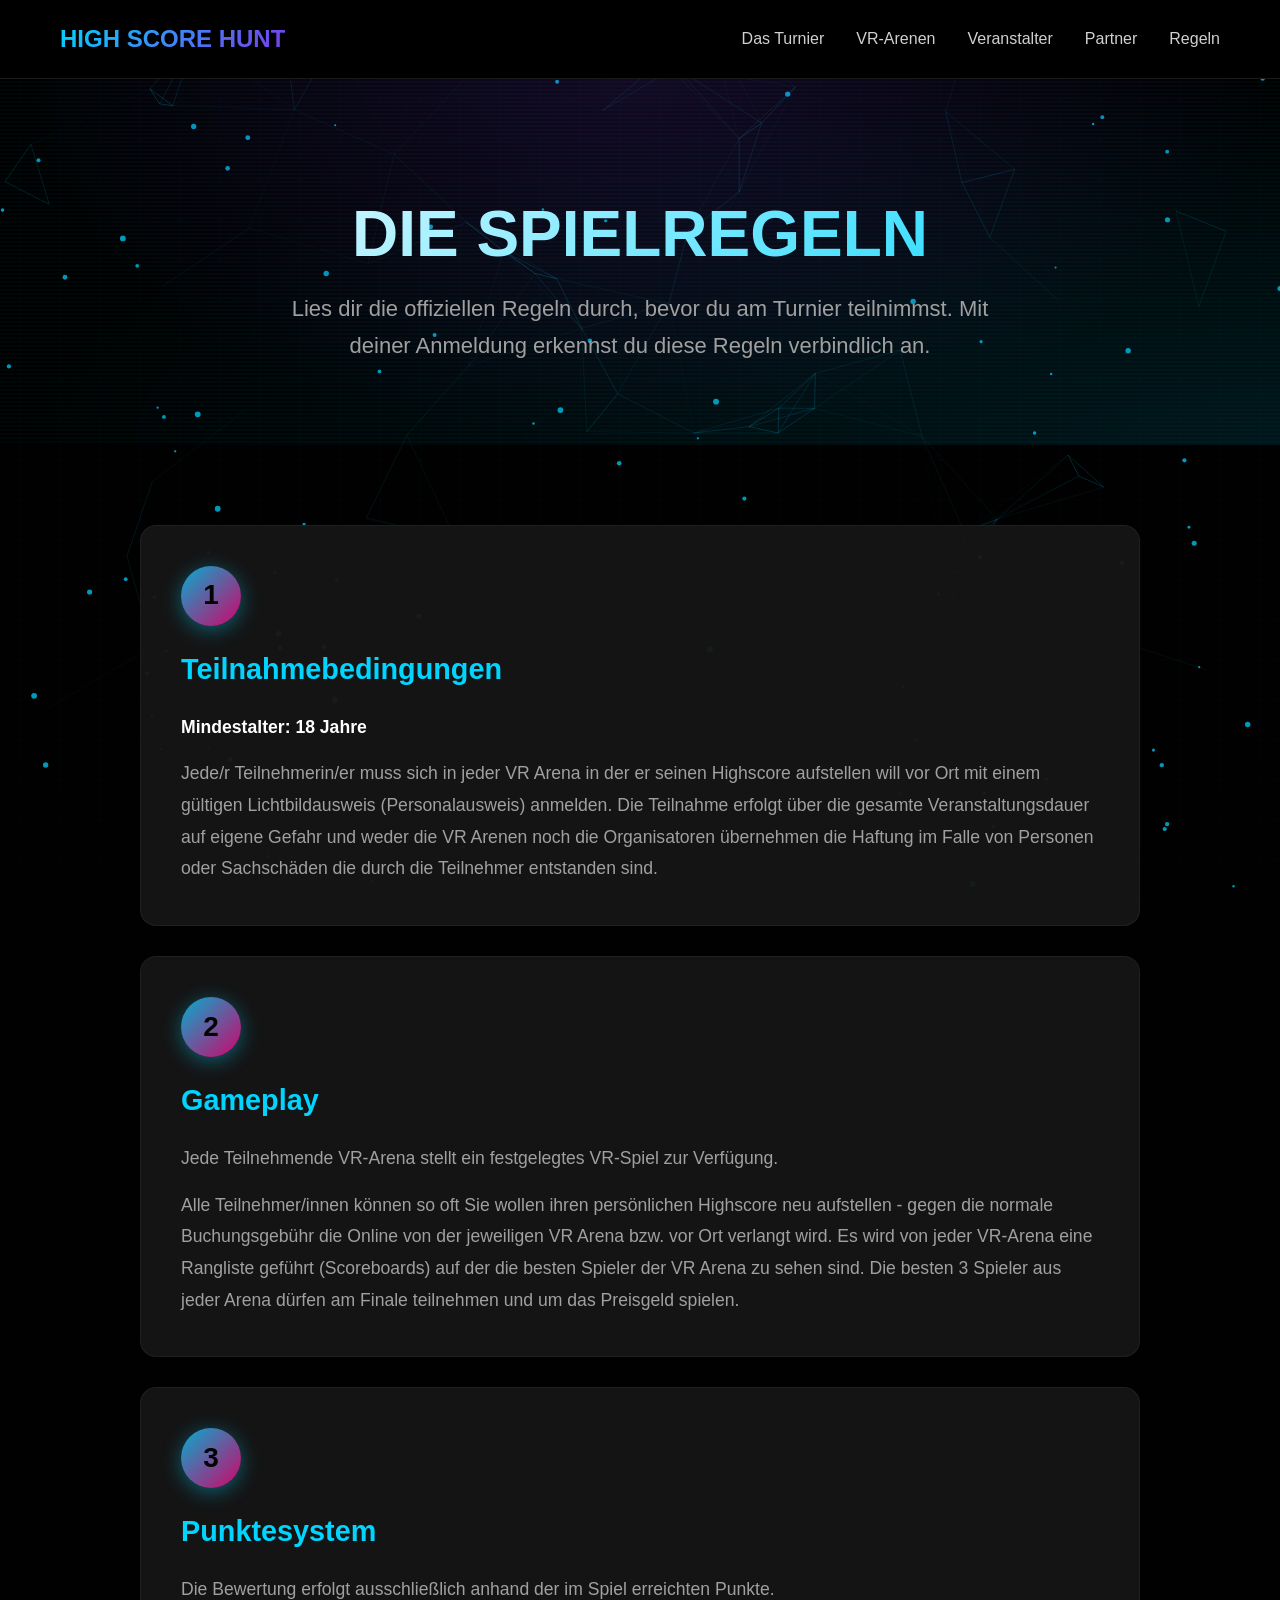
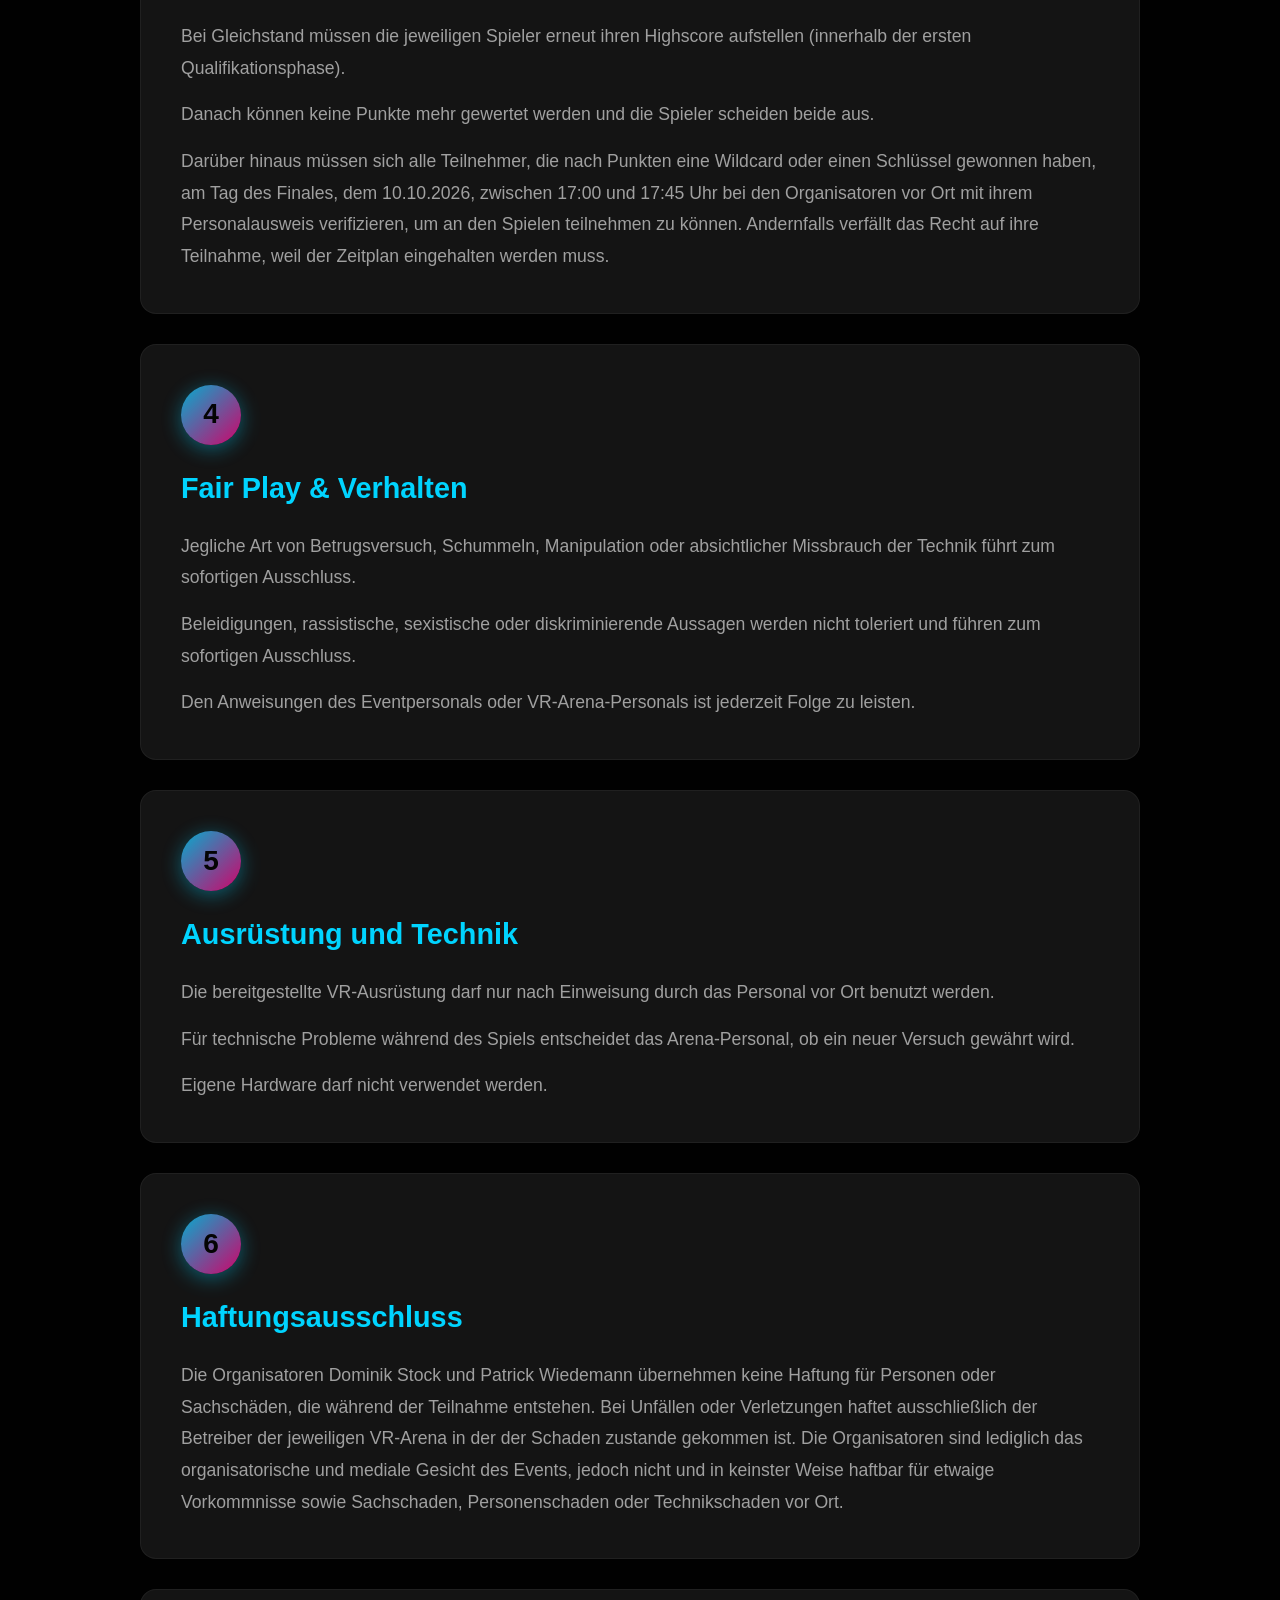
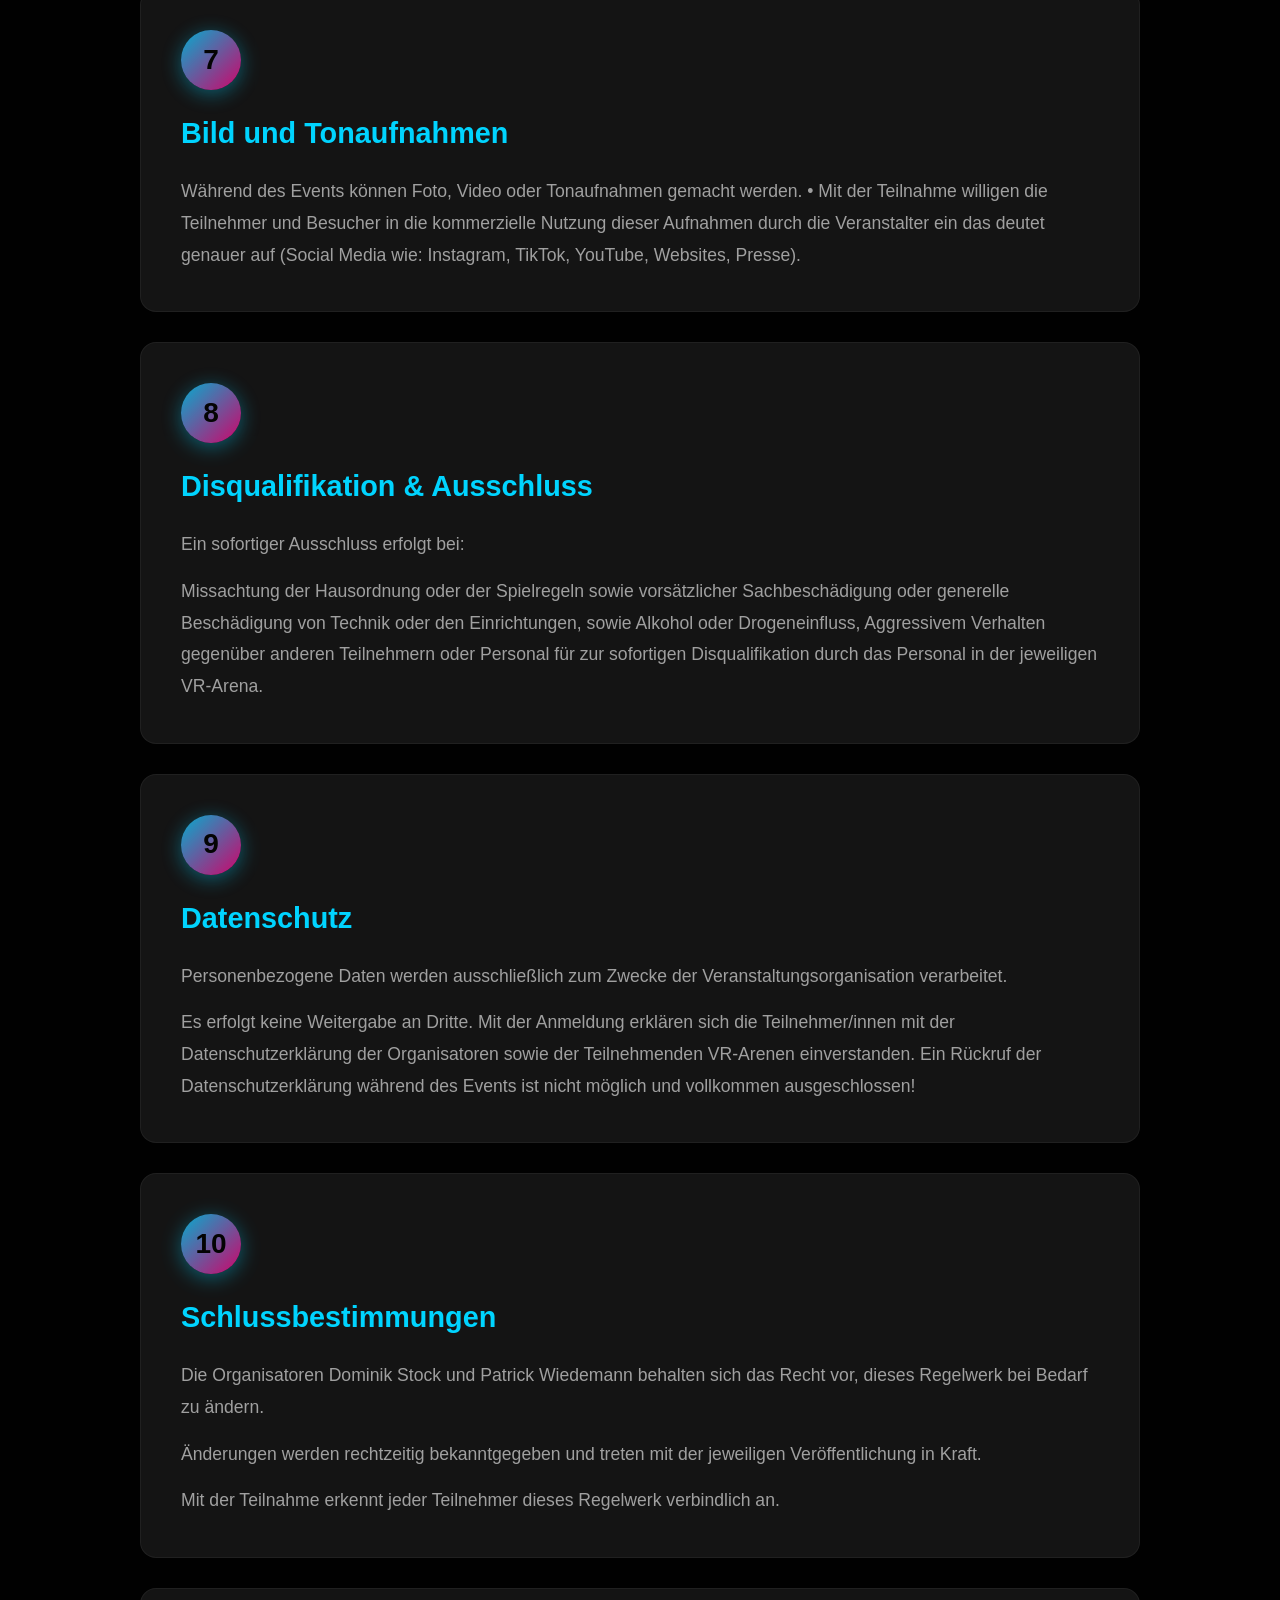
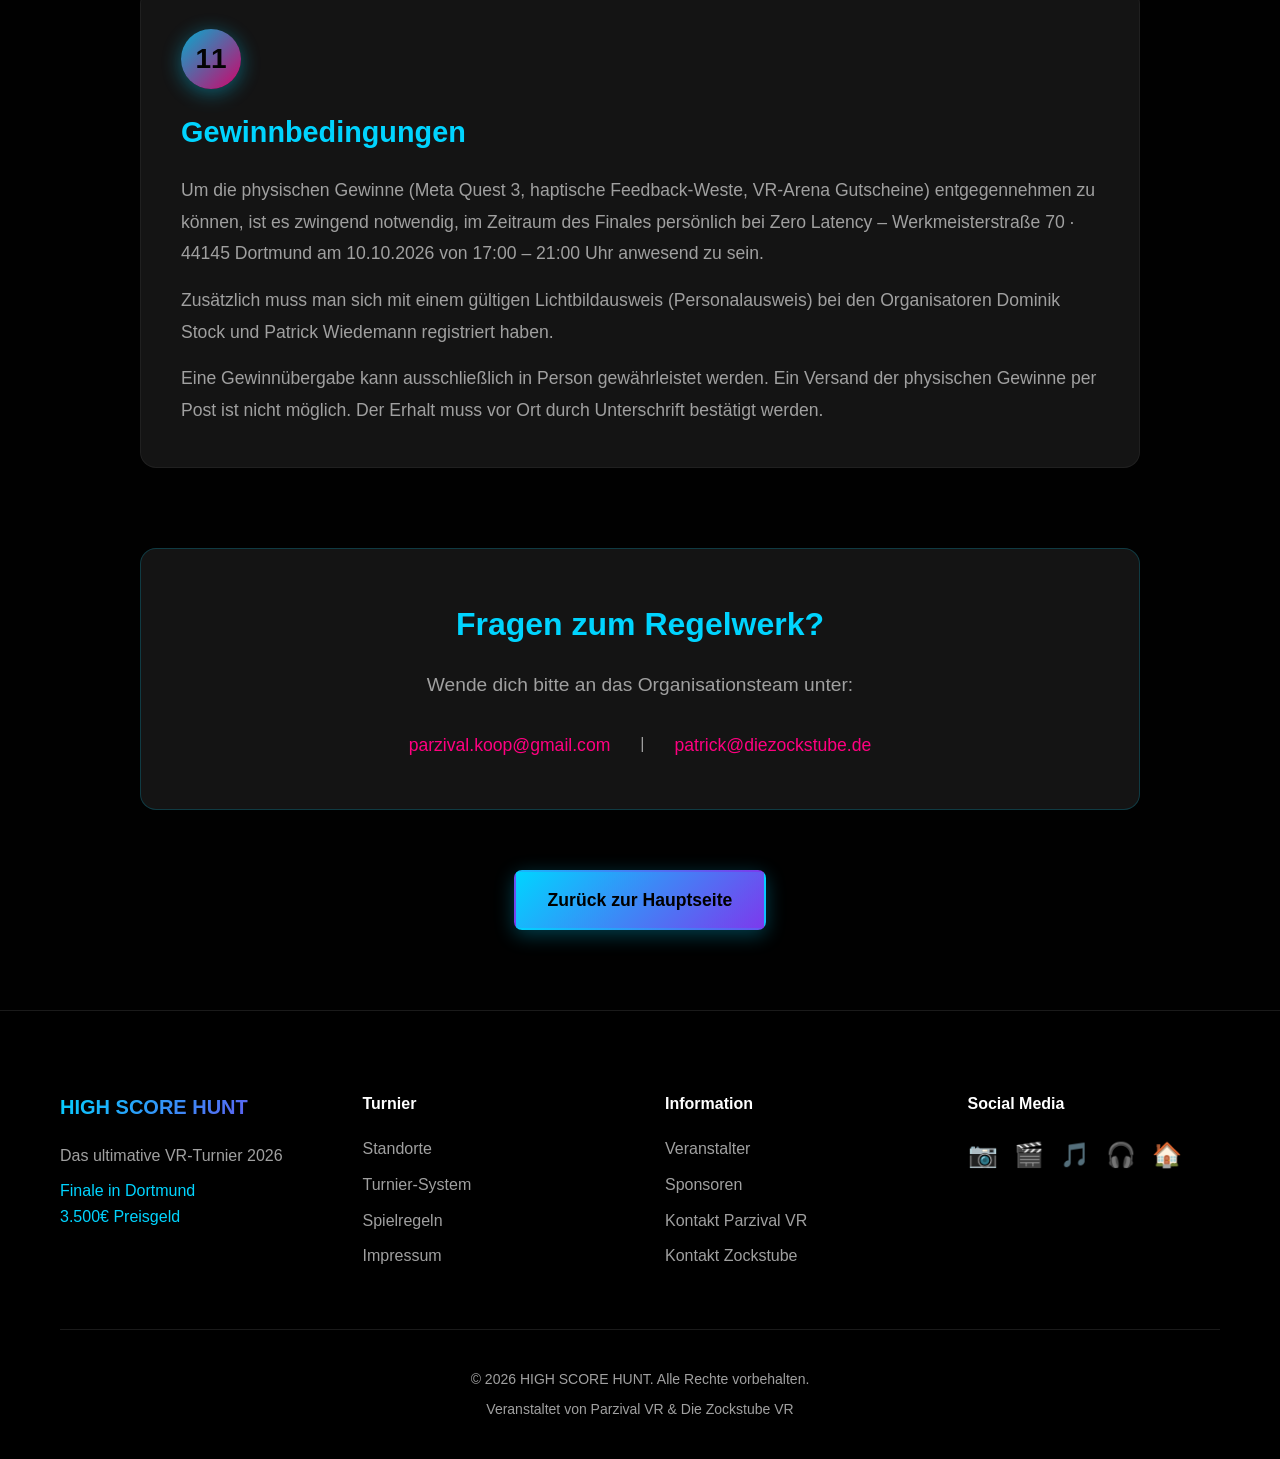
<file: rules.html>
<!DOCTYPE html>
<html lang="de">
<head>
    <meta charset="UTF-8">
    <meta name="viewport" content="width=device-width, initial-scale=1.0">
    <title>Spielregeln - HIGH SCORE HUNT 2026</title>
    <link rel="icon" type="image/png" href="favicon.png">

    <!-- Security Headers -->
    <meta http-equiv="X-Frame-Options" content="DENY">
    <meta http-equiv="X-Content-Type-Options" content="nosniff">
    <meta http-equiv="Referrer-Policy" content="strict-origin-when-cross-origin">
    <meta http-equiv="Content-Security-Policy" content="default-src 'self'; script-src 'self' 'unsafe-inline'; style-src 'self' 'unsafe-inline'; img-src 'self' data: https:; font-src 'self'; connect-src 'self';">

    <!-- SEO Meta Tags -->
    <meta name="description" content="Offizielle Spielregeln für High Score Hunt 2026 - Das VR-Turnier in Deutschland. Informiere dich über Teilnahmebedingungen, Fair Play und Ablauf.">
    <meta name="author" content="Parzival VR & Die Zockstube VR">

    <link rel="stylesheet" href="assets/css/styles.css">
</head>
<body>
    <!-- Particle Network Canvas with Perlin Noise -->
    <canvas id="particleCanvas" class="particle-network-canvas"></canvas>

    <!-- Navigation -->
    <nav class="navbar">
        <div class="container">
            <div class="nav-brand">
                <a href="index.html" class="logo">HIGH SCORE HUNT</a>
            </div>
            <div class="nav-links">
                <a href="index.html#tournament">Das Turnier</a>
                <a href="index.html#locations">VR-Arenen</a>
                <a href="index.html#organizers">Veranstalter</a>
                <a href="index.html#sponsors">Partner</a>
                <a href="rules.html">Regeln</a>
            </div>
        </div>
    </nav>

    <!-- Rules Hero Section -->
    <section class="hero rules-hero" style="padding: 120px 0 80px 0;">
        <div class="container">
            <div class="hero-content" style="text-align: center;">
                <h1 class="hero-title" style="margin-bottom: 20px;">DIE SPIELREGELN</h1>
                <p class="hero-subtitle" style="max-width: 700px; margin: 0 auto;">
                    Lies dir die offiziellen Regeln durch, bevor du am Turnier teilnimmst. Mit deiner Anmeldung erkennst du diese Regeln verbindlich an.
                </p>
            </div>
        </div>
    </section>

    <!-- Rules Content Section -->
    <section class="rules-content" style="padding: 80px 0; background: var(--bg-dark);">
        <div class="container">
            <div style="max-width: 1000px; margin: 0 auto;">

                <!-- Rule 1 -->
                <div class="rule-card" id="rule-1">
                    <div class="rule-number">1</div>
                    <h2>Teilnahmebedingungen</h2>
                    <p><strong>Mindestalter: 18 Jahre</strong></p>
                    <p>Jede/r Teilnehmerin/er muss sich in jeder VR Arena in der er seinen Highscore aufstellen will vor Ort mit einem gültigen Lichtbildausweis (Personalausweis) anmelden. Die Teilnahme erfolgt über die gesamte Veranstaltungsdauer auf eigene Gefahr und weder die VR Arenen noch die Organisatoren übernehmen die Haftung im Falle von Personen oder Sachschäden die durch die Teilnehmer entstanden sind.</p>
                </div>

                <!-- Rule 2 -->
                <div class="rule-card" id="rule-2">
                    <div class="rule-number">2</div>
                    <h2>Gameplay</h2>
                    <p>Jede Teilnehmende VR-Arena stellt ein festgelegtes VR-Spiel zur Verfügung.</p>
                    <p>Alle Teilnehmer/innen können so oft Sie wollen ihren persönlichen Highscore neu aufstellen - gegen die normale Buchungsgebühr die Online von der jeweiligen VR Arena  bzw. vor Ort verlangt wird. Es wird von jeder VR-Arena eine Rangliste geführt (Scoreboards) auf der die besten Spieler der VR Arena zu sehen sind. Die besten 3 Spieler aus jeder Arena dürfen am Finale teilnehmen und um das Preisgeld spielen.</p>
                </div>

                <!-- Rule 3 -->
                <div class="rule-card" id="rule-3">
                    <div class="rule-number">3</div>
                    <h2>Punktesystem</h2>
                    <p>Die Bewertung erfolgt ausschließlich anhand der im Spiel erreichten Punkte.</p>
                    <p>Bei Gleichstand müssen die jeweiligen Spieler erneut ihren Highscore aufstellen (innerhalb der ersten Qualifikationsphase).</p>
                    <p>Danach können keine Punkte mehr gewertet werden und die Spieler scheiden beide aus.</p>
                    <p>Darüber hinaus müssen sich alle Teilnehmer, die nach Punkten eine Wildcard oder einen Schlüssel gewonnen haben, am Tag des Finales, dem 10.10.2026, zwischen 17:00 und 17:45 Uhr bei den Organisatoren vor Ort mit ihrem Personalausweis verifizieren, um an den Spielen teilnehmen zu können. Andernfalls verfällt das Recht auf ihre Teilnahme, weil der Zeitplan eingehalten werden muss.</p>
                </div>

                <!-- Rule 4 -->
                <div class="rule-card" id="rule-4">
                    <div class="rule-number">4</div>
                    <h2>Fair Play & Verhalten</h2>
                    <p>Jegliche Art von Betrugsversuch, Schummeln, Manipulation oder absichtlicher Missbrauch der Technik führt zum sofortigen Ausschluss.</p>
                    <p>Beleidigungen, rassistische, sexistische oder diskriminierende Aussagen werden nicht toleriert und führen zum sofortigen Ausschluss.</p>
                    <p>Den Anweisungen des Eventpersonals oder VR-Arena-Personals ist jederzeit Folge zu leisten.</p>
                </div>

                <!-- Rule 5 -->
                <div class="rule-card" id="rule-5">
                    <div class="rule-number">5</div>
                    <h2>Ausrüstung und Technik</h2>
                    <p>Die bereitgestellte VR-Ausrüstung darf nur nach Einweisung durch das Personal vor Ort benutzt werden.</p>
                    <p>Für technische Probleme während des Spiels entscheidet das Arena-Personal, ob ein neuer Versuch gewährt wird.</p>
                    <p>Eigene Hardware darf nicht verwendet werden.</p>
                </div>

                <!-- Rule 6 -->
                <div class="rule-card" id="rule-6">
                    <div class="rule-number">6</div>
                    <h2>Haftungsausschluss</h2>
                    <p>Die Organisatoren Dominik Stock und Patrick Wiedemann übernehmen keine Haftung für Personen oder Sachschäden, die während der Teilnahme entstehen. Bei Unfällen oder Verletzungen haftet ausschließlich der Betreiber der jeweiligen VR-Arena in der der Schaden zustande gekommen ist. Die Organisatoren sind lediglich das organisatorische und mediale Gesicht des Events, jedoch nicht und in keinster Weise haftbar für etwaige Vorkommnisse sowie Sachschaden, Personenschaden oder Technikschaden vor Ort.</p>
                </div>

                <!-- Rule 7 -->
                <div class="rule-card">
                    <div class="rule-number">7</div>
                    <h2>Bild und Tonaufnahmen</h2>
                    <p>Während des Events können Foto, Video oder Tonaufnahmen gemacht werden. • Mit der Teilnahme willigen die Teilnehmer und Besucher in die kommerzielle Nutzung dieser Aufnahmen durch die Veranstalter ein das deutet genauer auf (Social Media wie: Instagram, TikTok, YouTube, Websites, Presse).</p>
                </div>

                <!-- Rule 8 -->
                <div class="rule-card">
                    <div class="rule-number">8</div>
                    <h2>Disqualifikation & Ausschluss</h2>
                    <p>Ein sofortiger Ausschluss erfolgt bei:</p>
                    <p>Missachtung der Hausordnung oder der Spielregeln sowie vorsätzlicher Sachbeschädigung oder generelle Beschädigung von Technik oder den Einrichtungen, sowie Alkohol oder Drogeneinfluss, Aggressivem Verhalten gegenüber anderen Teilnehmern oder Personal für zur sofortigen Disqualifikation durch das Personal in der jeweiligen VR-Arena.</p>
                </div>

                <!-- Rule 9 -->
                <div class="rule-card">
                    <div class="rule-number">9</div>
                    <h2>Datenschutz</h2>
                    <p>Personenbezogene Daten werden ausschließlich zum Zwecke der Veranstaltungsorganisation verarbeitet.</p>
                    <p>Es erfolgt keine Weitergabe an Dritte. Mit der Anmeldung erklären sich die Teilnehmer/innen mit der Datenschutzerklärung der Organisatoren sowie der Teilnehmenden VR-Arenen einverstanden. Ein Rückruf der Datenschutzerklärung während des Events ist nicht möglich und vollkommen ausgeschlossen!</p>
                </div>

                <!-- Rule 10 -->
                <div class="rule-card">
                    <div class="rule-number">10</div>
                    <h2>Schlussbestimmungen</h2>
                    <p>Die Organisatoren Dominik Stock und Patrick Wiedemann behalten sich das Recht vor, dieses Regelwerk bei Bedarf zu ändern.</p>
                    <p>Änderungen werden rechtzeitig bekanntgegeben und treten mit der jeweiligen Veröffentlichung in Kraft.</p>
                    <p>Mit der Teilnahme erkennt jeder Teilnehmer dieses Regelwerk verbindlich an.</p>
                </div>

                <!-- Rule 11 -->
                <div class="rule-card">
                    <div class="rule-number">11</div>
                    <h2>Gewinnbedingungen</h2>
                    <p>Um die physischen Gewinne (Meta Quest 3, haptische Feedback-Weste, VR-Arena Gutscheine) entgegennehmen zu können, ist es zwingend notwendig, im Zeitraum des Finales persönlich bei <span translate="no">Zero Latency – Werkmeisterstraße 70 · 44145 Dortmund</span> am 10.10.2026 von 17:00 – 21:00 Uhr anwesend zu sein.</p>
                    <p>Zusätzlich muss man sich mit einem gültigen Lichtbildausweis (Personalausweis) bei den Organisatoren <span translate="no">Dominik Stock</span> und <span translate="no">Patrick Wiedemann</span> registriert haben.</p>
                    <p>Eine Gewinnübergabe kann ausschließlich in Person gewährleistet werden. Ein Versand der physischen Gewinne per Post ist nicht möglich. Der Erhalt muss vor Ort durch Unterschrift bestätigt werden.</p>
                </div>

                <!-- Contact Section -->
                <div class="rules-contact" style="margin-top: 80px; text-align: center; padding: 50px; background: var(--bg-card); border-radius: 16px; border: 1px solid rgba(0, 212, 255, 0.2);">
                    <h3 style="font-size: 2rem; margin-bottom: 20px; color: var(--primary-cyan);">Fragen zum Regelwerk?</h3>
                    <p style="font-size: 1.2rem; color: var(--text-gray); margin-bottom: 30px;">Wende dich bitte an das Organisationsteam unter:</p>
                    <div style="display: flex; gap: 30px; justify-content: center; flex-wrap: wrap;">
                        <a href="mailto:parzival.koop@gmail.com" style="color: var(--primary-magenta); font-size: 1.1rem; text-decoration: none;">parzival.koop@gmail.com</a>
                        <span style="color: var(--text-gray);">|</span>
                        <a href="mailto:patrick@diezockstube.de" style="color: var(--primary-magenta); font-size: 1.1rem; text-decoration: none;">patrick@diezockstube.de</a>
                    </div>
                </div>

                <!-- Back to Main Page -->
                <div style="margin-top: 60px; text-align: center;">
                    <a href="index.html" class="btn-primary" style="display: inline-block;">Zurück zur Hauptseite</a>
                </div>

            </div>
        </div>
    </section>

    <!-- Footer -->
    <footer class="footer">
        <div class="container">
            <div class="footer-content">
                <div class="footer-section">
                    <h3>HIGH SCORE HUNT</h3>
                    <p>Das ultimative VR-Turnier 2026</p>
                    <p class="location">Finale in Dortmund<br>3.500€ Preisgeld</p>
                </div>
                <div class="footer-section">
                    <h4>Turnier</h4>
                    <ul>
                        <li><a href="index.html#locations">Standorte</a></li>
                        <li><a href="index.html#tournament">Turnier-System</a></li>
                        <li><a href="rules.html">Spielregeln</a></li>
                        <li><a href="impressum.html">Impressum</a></li>
                    </ul>
                </div>
                <div class="footer-section">
                    <h4>Information</h4>
                    <ul>
                        <li><a href="index.html#organizers">Veranstalter</a></li>
                        <li><a href="index.html#sponsors">Sponsoren</a></li>
                        <li><a href="mailto:parzival.koop@gmail.com">Kontakt Parzival VR</a></li>
                        <li><a href="mailto:patrick@diezockstube.de">Kontakt Zockstube</a></li>
                    </ul>
                </div>
                <div class="footer-section">
                    <h4>Social Media</h4>
                    <div class="social-links">
                        <a href="#" title="Instagram">📷</a>
                        <a href="#" title="YouTube">🎬</a>
                        <a href="#" title="TikTok">🎵</a>
                        <a href="#" title="Tidal">🎧</a>
                        <a href="#" title="Houzz">🏠</a>
                    </div>
                </div>
            </div>
            <div class="footer-bottom">
                <p>&copy; 2026 HIGH SCORE HUNT. Alle Rechte vorbehalten.</p>
                <p>Veranstaltet von Parzival VR & Die Zockstube VR</p>
            </div>
        </div>
    </footer>

    <script src="assets/js/main.js"></script>
</body>
</html>
</file>
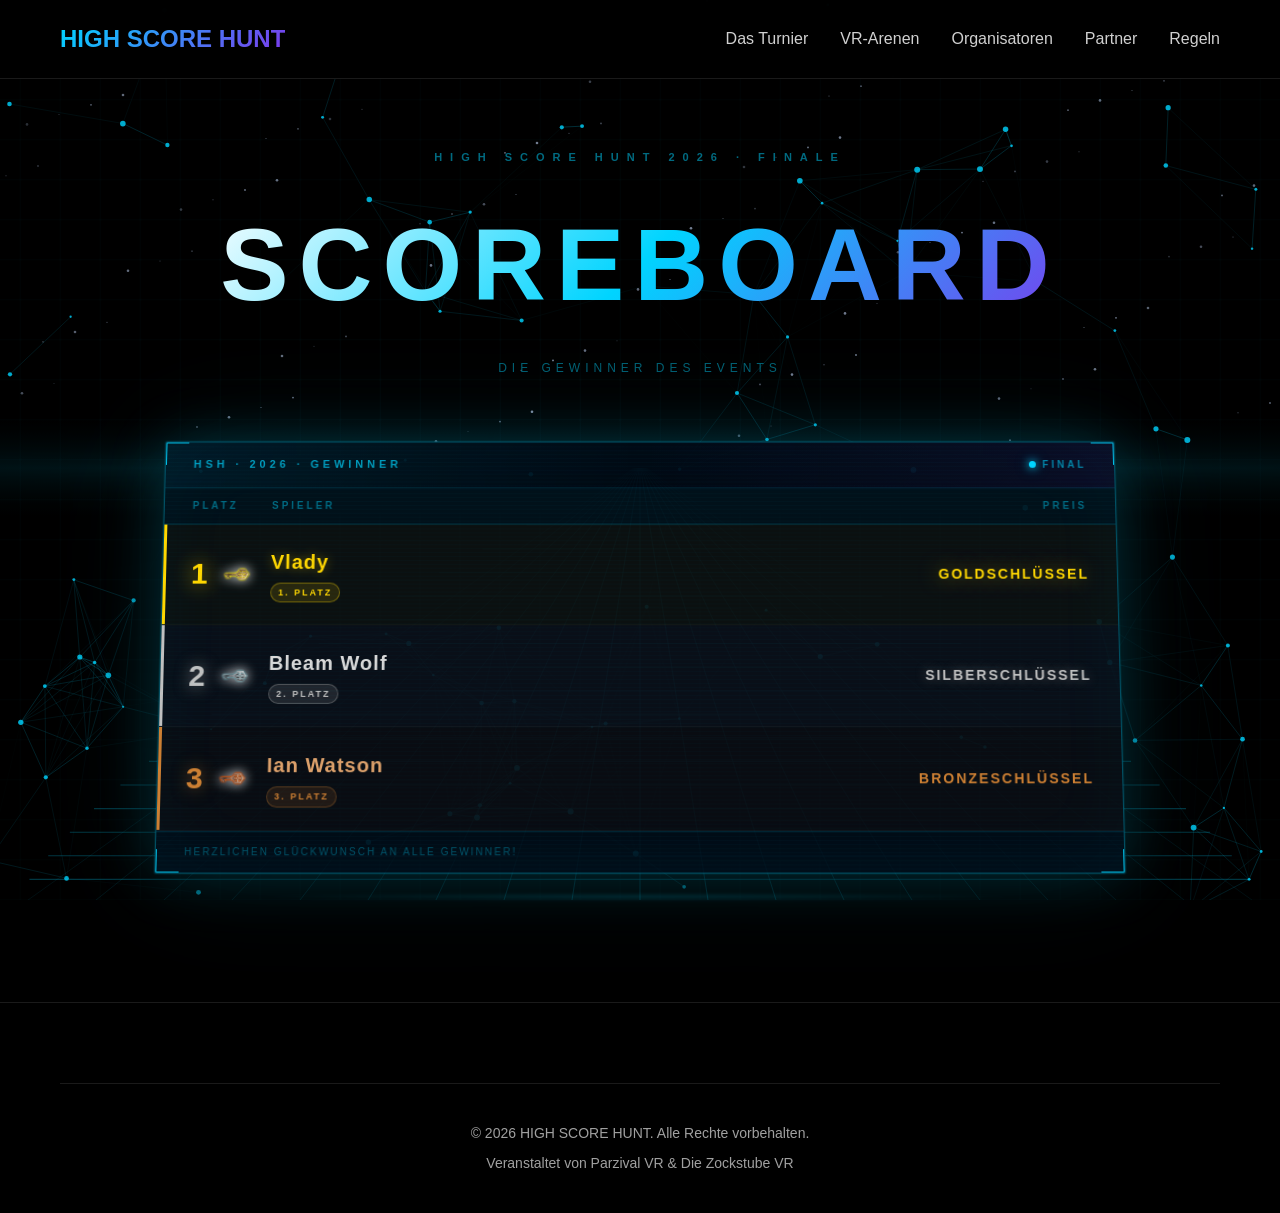
<file: scoreboard.html>
<!DOCTYPE html>
<html lang="de">
<head>
    <meta charset="UTF-8">
    <meta name="viewport" content="width=device-width, initial-scale=1.0">
    <title>Scoreboards – HIGH SCORE HUNT 2026</title>
    <link rel="icon" type="image/png" href="favicon.png">
    <meta http-equiv="X-Frame-Options" content="DENY">
    <meta http-equiv="X-Content-Type-Options" content="nosniff">
    <meta http-equiv="Content-Security-Policy" content="default-src 'self'; script-src 'self' 'unsafe-inline'; style-src 'self' 'unsafe-inline'; img-src 'self' data: https:; font-src 'self'; connect-src 'self';">
    <link rel="stylesheet" href="assets/css/styles.css">
    <style>
        /* ── OASIS Grid Canvas ─────────────────────────────────────────── */
        #oasisCanvas {
            position: fixed;
            inset: 0;
            width: 100%;
            height: 100%;
            z-index: 0;
            pointer-events: none;
        }

        /* ── Section ───────────────────────────────────────────────────── */
        .sb-section {
            position: relative;
            z-index: 10;
            min-height: 100vh;
            padding: 70px 20px 100px;
            display: flex;
            flex-direction: column;
            align-items: center;
        }

        /* ── Header ────────────────────────────────────────────────────── */
        .sb-eyebrow {
            text-align: center;
            font-size: 11px;
            font-weight: 700;
            letter-spacing: 8px;
            text-transform: uppercase;
            color: rgba(0, 212, 255, 0.5);
            margin-bottom: 16px;
        }

        .sb-title {
            text-align: center;
            font-size: clamp(3rem, 8vw, 7rem);
            font-weight: 900;
            letter-spacing: 10px;
            text-transform: uppercase;
            background: linear-gradient(135deg, #ffffff 0%, #00d4ff 50%, #7c3aed 100%);
            -webkit-background-clip: text;
            -webkit-text-fill-color: transparent;
            background-clip: text;
            margin-bottom: 12px;
            animation: sbGlitch 10s ease-in-out infinite;
        }

        @keyframes sbGlitch {
            0%, 92%, 100% { filter: none; transform: none; }
            93% { filter: drop-shadow(2px 0 0 rgba(255,0,128,0.8)) drop-shadow(-2px 0 0 rgba(0,212,255,0.8)); transform: translateX(-2px); }
            94% { filter: none; transform: translateX(2px); }
            95% { filter: none; transform: none; }
        }

        .sb-subtitle {
            text-align: center;
            font-size: 12px;
            letter-spacing: 5px;
            text-transform: uppercase;
            color: rgba(0, 212, 255, 0.45);
            margin-bottom: 60px;
        }

        /* ── Perspective wrapper ────────────────────────────────────────── */
        .sb-perspective {
            perspective: 1600px;
            width: 100%;
            max-width: 960px;
        }

        /* ── Panel ─────────────────────────────────────────────────────── */
        .sb-panel {
            position: relative;
            transform: rotateX(5deg);
            transform-style: preserve-3d;
            transition: transform 0.08s ease-out;

            background: rgba(2, 8, 18, 0.92);
            border: 1px solid rgba(0, 212, 255, 0.35);
            border-radius: 2px;
            box-shadow:
                0 0 0 1px rgba(0, 212, 255, 0.08),
                0 0 60px rgba(0, 212, 255, 0.18),
                0 0 120px rgba(0, 212, 255, 0.08),
                0 40px 80px rgba(0, 0, 0, 0.7),
                inset 0 0 80px rgba(0, 212, 255, 0.04);
            overflow: hidden;
        }

        /* Horizontal scan lines texture */
        .sb-panel::before {
            content: '';
            position: absolute;
            inset: 0;
            background: repeating-linear-gradient(
                0deg,
                transparent 0px,
                transparent 3px,
                rgba(0, 212, 255, 0.018) 3px,
                rgba(0, 212, 255, 0.018) 4px
            );
            pointer-events: none;
            z-index: 20;
        }

        /* Moving scan beam */
        .sb-panel::after {
            content: '';
            position: absolute;
            left: 0; right: 0;
            height: 120px;
            background: linear-gradient(
                180deg,
                transparent 0%,
                rgba(0, 212, 255, 0.06) 40%,
                rgba(0, 212, 255, 0.10) 50%,
                rgba(0, 212, 255, 0.06) 60%,
                transparent 100%
            );
            animation: scanBeam 5s linear infinite;
            pointer-events: none;
            z-index: 21;
        }

        @keyframes scanBeam {
            0%   { top: -120px; }
            100% { top: 100%;   }
        }

        /* Corner accent marks */
        .sb-corner {
            position: absolute;
            width: 24px;
            height: 24px;
            border-color: rgba(0, 212, 255, 0.9);
            border-style: solid;
            z-index: 22;
        }
        .sb-corner.tl { top: -1px;  left: -1px;  border-width: 2px 0 0 2px; }
        .sb-corner.tr { top: -1px;  right: -1px; border-width: 2px 2px 0 0; }
        .sb-corner.bl { bottom: -1px; left: -1px;  border-width: 0 0 2px 2px; }
        .sb-corner.br { bottom: -1px; right: -1px; border-width: 0 2px 2px 0; }

        /* ── Panel top bar ──────────────────────────────────────────────── */
        .sb-topbar {
            display: flex;
            align-items: center;
            justify-content: space-between;
            padding: 14px 28px;
            background: linear-gradient(90deg, rgba(0,212,255,0.08), transparent, rgba(124,58,237,0.08));
            border-bottom: 1px solid rgba(0, 212, 255, 0.15);
        }

        .sb-topbar-left {
            font-size: 11px;
            font-weight: 700;
            letter-spacing: 4px;
            text-transform: uppercase;
            color: rgba(0, 212, 255, 0.7);
        }

        .sb-live-badge {
            display: flex;
            align-items: center;
            gap: 7px;
            font-size: 10px;
            font-weight: 700;
            letter-spacing: 3px;
            text-transform: uppercase;
            color: rgba(0, 212, 255, 0.6);
        }

        .sb-live-dot {
            width: 7px;
            height: 7px;
            background: #00d4ff;
            border-radius: 50%;
            box-shadow: 0 0 8px #00d4ff, 0 0 16px rgba(0,212,255,0.4);
            animation: livePulse 1.8s ease-in-out infinite;
        }

        @keyframes livePulse {
            0%, 100% { opacity: 1; transform: scale(1); }
            50% { opacity: 0.4; transform: scale(1.4); }
        }

        /* ── Column headers ─────────────────────────────────────────────── */
        .sb-col-header {
            display: grid;
            grid-template-columns: 80px 1fr auto;
            padding: 10px 28px;
            border-bottom: 1px solid rgba(0, 212, 255, 0.2);
            background: rgba(0, 212, 255, 0.04);
        }

        .sb-col-label {
            font-size: 10px;
            font-weight: 700;
            letter-spacing: 3px;
            text-transform: uppercase;
            color: rgba(0, 212, 255, 0.45);
        }

        .sb-col-label.right { text-align: right; }

        /* ── Data rows ──────────────────────────────────────────────────── */
        .sb-row {
            display: grid;
            grid-template-columns: 80px 1fr auto;
            align-items: center;
            padding: 22px 28px;
            border-bottom: 1px solid rgba(255, 255, 255, 0.03);
            position: relative;
            transition: background 0.25s ease, box-shadow 0.25s ease;
            cursor: default;
            opacity: 0;
            transform: translateX(-20px);
            animation: rowSlideIn 0.5s ease-out forwards;
        }

        @keyframes rowSlideIn {
            to { opacity: 1; transform: translateX(0); }
        }

        .sb-row:hover {
            background: rgba(0, 212, 255, 0.06);
            box-shadow: inset 3px 0 0 rgba(0, 212, 255, 0.4);
        }

        /* Key-holder rows */
        .sb-row.rank-1 {
            background: rgba(255, 215, 0, 0.04);
            box-shadow: inset 3px 0 0 #ffd700;
        }
        .sb-row.rank-2 {
            background: rgba(192, 192, 192, 0.04);
            box-shadow: inset 3px 0 0 #c0c0c0;
        }
        .sb-row.rank-3 {
            background: rgba(205, 127, 50, 0.04);
            box-shadow: inset 3px 0 0 #cd7f32;
        }
        .sb-row.rank-1:hover { background: rgba(255, 215, 0, 0.09); }
        .sb-row.rank-2:hover { background: rgba(192, 192, 192, 0.08); }
        .sb-row.rank-3:hover { background: rgba(205, 127, 50, 0.08); }

        /* ── Rank cell ──────────────────────────────────────────────────── */
        .sb-rank-cell {
            display: flex;
            align-items: center;
            gap: 6px;
            flex-wrap: nowrap;
            overflow: visible;
        }

        .sb-rank-num {
            font-size: 30px;
            font-weight: 900;
            min-width: 24px;
            line-height: 1;
            flex-shrink: 0;
        }

        .rank-1 .sb-rank-num { color: #ffd700; text-shadow: 0 0 20px rgba(255,215,0,0.7), 0 0 40px rgba(255,215,0,0.3); }
        .rank-2 .sb-rank-num { color: #c0c0c0; text-shadow: 0 0 16px rgba(192,192,192,0.6); }
        .rank-3 .sb-rank-num { color: #cd7f32; text-shadow: 0 0 16px rgba(205,127,50,0.5); }
        .sb-row:not(.rank-1):not(.rank-2):not(.rank-3) .sb-rank-num {
            color: rgba(255, 255, 255, 0.25);
            font-size: 15px;
        }

        .sb-key-img {
            width: 32px;
            height: 32px;
            object-fit: contain;
            filter: drop-shadow(0 0 6px currentColor);
            flex-shrink: 0;
        }

        @media (max-width: 640px) {
            .sb-rank-num { font-size: 22px; min-width: 18px; }
            .sb-key-img  { width: 22px; height: 22px; }
            .sb-rank-cell { gap: 4px; }
        }

        /* ── Player cell ────────────────────────────────────────────────── */
        .sb-player-cell {
            display: flex;
            flex-direction: column;
            gap: 5px;
        }

        .sb-player-name {
            font-size: 20px;
            font-weight: 700;
            letter-spacing: 1px;
            color: #fff;
        }

        .rank-1 .sb-player-name { color: #ffd700; text-shadow: 0 0 12px rgba(255,215,0,0.4); }
        .rank-2 .sb-player-name { color: #d8d8d8; }
        .rank-3 .sb-player-name { color: #dda06a; }

        .sb-badge {
            display: inline-flex;
            align-items: center;
            gap: 4px;
            font-size: 9px;
            font-weight: 700;
            letter-spacing: 2px;
            text-transform: uppercase;
            padding: 2px 7px;
            border-radius: 20px;
            width: fit-content;
        }

        .badge-gold     { background: rgba(255,215,0,0.12); color: #ffd700; border: 1px solid rgba(255,215,0,0.35); }
        .badge-silver   { background: rgba(192,192,192,0.12); color: #c0c0c0; border: 1px solid rgba(192,192,192,0.3); }
        .badge-bronze   { background: rgba(205,127,50,0.12); color: #cd7f32; border: 1px solid rgba(205,127,50,0.3); }

        /* ── Prize cell ─────────────────────────────────────────────────── */
        .sb-prize-cell {
            text-align: right;
            font-size: 14px;
            font-weight: 900;
            letter-spacing: 2px;
            text-transform: uppercase;
        }

        .rank-1 .sb-prize-cell { color: #ffd700; text-shadow: 0 0 20px rgba(255,215,0,0.5); }
        .rank-2 .sb-prize-cell { color: #c0c0c0; text-shadow: 0 0 12px rgba(192,192,192,0.4); }
        .rank-3 .sb-prize-cell { color: #cd7f32; }

        /* ── Bottom bar ─────────────────────────────────────────────────── */
        .sb-bottombar {
            display: flex;
            align-items: center;
            justify-content: space-between;
            padding: 12px 28px;
            background: rgba(0, 212, 255, 0.025);
            border-top: 1px solid rgba(0, 212, 255, 0.12);
        }

        .sb-bottombar-text {
            font-size: 10px;
            color: rgba(0, 212, 255, 0.35);
            letter-spacing: 2px;
            text-transform: uppercase;
        }

        /* ── Shadow below panel (3D ground reflection) ──────────────────── */
        .sb-shadow {
            width: 80%;
            height: 30px;
            margin: 0 auto;
            background: radial-gradient(ellipse, rgba(0,212,255,0.18) 0%, transparent 70%);
            transform: rotateX(85deg) translateZ(-10px);
            filter: blur(8px);
        }

        /* ── Mobile ─────────────────────────────────────────────────────── */
        @media (max-width: 640px) {
            .sb-section { padding: 40px 16px 60px; }

            .sb-eyebrow  { font-size: 10px; letter-spacing: 4px; margin-bottom: 10px; }
            .sb-title    { font-size: clamp(2rem, 11vw, 3rem); letter-spacing: 3px; }
            .sb-subtitle { font-size: 10px; letter-spacing: 2px; margin-bottom: 28px; }

            /* Flat panel – no 3D tilt on phones */
            .sb-perspective { perspective: none; }
            .sb-panel { transform: none !important; }
            .sb-shadow { display: none; }

            .sb-topbar { padding: 12px 14px; gap: 10px; }
            .sb-topbar-left { font-size: 10px; letter-spacing: 2px; }
            .sb-live-badge { font-size: 9px; letter-spacing: 2px; flex-shrink: 0; }

            .sb-col-header,
            .sb-row { grid-template-columns: 56px minmax(0, 1fr) auto; padding: 16px 14px; column-gap: 10px; }
            .sb-col-header { padding: 8px 14px; }
            .sb-col-label { font-size: 9px; letter-spacing: 2px; }

            .sb-player-name { font-size: 16px; letter-spacing: 0.5px; overflow-wrap: anywhere; }
            .sb-badge { font-size: 8px; letter-spacing: 1.5px; }
            .sb-prize-cell { font-size: 11px; letter-spacing: 1px; }

            .sb-bottombar { flex-direction: column; align-items: flex-start; gap: 4px; padding: 12px 14px; }
            .sb-bottombar-text { font-size: 9px; letter-spacing: 1px; }
        }
    </style>
</head>
<body>

    <!-- OASIS grid background -->
    <canvas id="oasisCanvas"></canvas>

    <!-- Particle network (shared) -->
    <canvas id="particleCanvas" class="particle-network-canvas"></canvas>

    <!-- Navigation -->
    <nav class="navbar">
        <div class="container">
            <div class="nav-brand">
                <a href="index.html" class="logo">HIGH SCORE HUNT</a>
            </div>
            <div class="nav-links">
                <a href="index.html#tournament">Das Turnier</a>
                <a href="index.html#locations">VR-Arenen</a>
                <a href="index.html#organizers">Organisatoren</a>
                <a href="index.html#sponsors">Partner</a>
                <a href="index.html#rules">Regeln</a>
            </div>
            <!-- Mobile Hamburger Button -->
            <button class="nav-hamburger" id="navHamburger" aria-label="Menü öffnen">
                <span></span>
                <span></span>
                <span></span>
            </button>
        </div>
        <!-- Mobile Dropdown -->
        <div class="nav-mobile-dropdown" id="navMobileDropdown">
            <a href="index.html#tournament" class="nav-mobile-link">Das Turnier</a>
            <a href="index.html#locations" class="nav-mobile-link">VR-Arenen</a>
            <a href="index.html#organizers" class="nav-mobile-link">Organisatoren</a>
            <a href="index.html#sponsors" class="nav-mobile-link">Partner</a>
            <a href="index.html#rules" class="nav-mobile-link">Regeln</a>
        </div>
    </nav>

    <!-- Scoreboard -->
    <section class="sb-section">

        <div class="sb-eyebrow">High Score Hunt 2026 · Finale</div>
        <h1 class="sb-title">SCOREBOARD</h1>
        <p class="sb-subtitle">Die Gewinner des Events</p>

        <div class="sb-perspective" id="sbPerspective">
            <div class="sb-panel" id="sbPanel">

                <!-- corner accents -->
                <div class="sb-corner tl"></div>
                <div class="sb-corner tr"></div>
                <div class="sb-corner bl"></div>
                <div class="sb-corner br"></div>

                <!-- top bar -->
                <div class="sb-topbar">
                    <span class="sb-topbar-left">HSH · 2026 · Gewinner</span>
                    <div class="sb-live-badge">
                        <div class="sb-live-dot"></div>
                        Final
                    </div>
                </div>

                <!-- column labels -->
                <div class="sb-col-header">
                    <div class="sb-col-label">Platz</div>
                    <div class="sb-col-label">Spieler</div>
                    <div class="sb-col-label right">Preis</div>
                </div>

                <!-- rows injected by JS -->
                <div id="sbRows"></div>

                <!-- bottom bar -->
                <div class="sb-bottombar">
                    <span class="sb-bottombar-text">Herzlichen Glückwunsch an alle Gewinner!</span>
                </div>

            </div>
            <div class="sb-shadow"></div>
        </div>

    </section>

    <!-- Footer -->
    <footer class="footer">
        <div class="container">
            <div class="footer-bottom">
                <p>&copy; 2026 HIGH SCORE HUNT. Alle Rechte vorbehalten.</p>
                <p>Veranstaltet von Parzival VR &amp; Die Zockstube VR</p>
            </div>
        </div>
    </footer>

    <script src="assets/js/main.js"></script>
    <script>
    // ── OASIS Grid Background ────────────────────────────────────────────────
    (function () {
        const canvas = document.getElementById('oasisCanvas');
        const ctx    = canvas.getContext('2d');
        let   t      = 0;

        function resize() {
            canvas.width  = window.innerWidth;
            canvas.height = window.innerHeight;
        }
        window.addEventListener('resize', resize);
        resize();

        function draw() {
            const w = canvas.width, h = canvas.height;
            ctx.clearRect(0, 0, w, h);

            const hy = h * 0.52; // horizon y

            // ── Stars (upper half) ──
            ctx.save();
            for (let i = 0; i < 120; i++) {
                // deterministic pseudo-random using index
                const sx = ((i * 7919 + 31337) % w);
                const sy = ((i * 3571 + 12345) % (hy * 0.95));
                const sr = 0.5 + (i % 3) * 0.4;
                const blink = 0.4 + 0.6 * Math.abs(Math.sin(t * 0.5 + i));
                ctx.beginPath();
                ctx.arc(sx, sy, sr, 0, Math.PI * 2);
                ctx.fillStyle = `rgba(200, 220, 255, ${blink * 0.7})`;
                ctx.fill();
            }
            ctx.restore();

            // ── Horizon glow ──
            const hGrad = ctx.createLinearGradient(0, hy - 60, 0, hy + 60);
            hGrad.addColorStop(0, 'transparent');
            hGrad.addColorStop(0.5, 'rgba(0, 212, 255, 0.12)');
            hGrad.addColorStop(1, 'transparent');
            ctx.fillStyle = hGrad;
            ctx.fillRect(0, hy - 60, w, 120);

            // ── Perspective grid ──
            const vp = { x: w / 2, y: hy };   // vanishing point
            const speed = 0.18;
            const cols  = 18;
            const rows  = 20;

            ctx.save();
            ctx.beginPath();
            ctx.rect(0, hy, w, h - hy);
            ctx.clip();

            // Vertical lines
            for (let i = 0; i <= cols; i++) {
                const norm = i / cols;         // 0..1
                const baseX = norm * w;
                ctx.beginPath();
                ctx.moveTo(vp.x + (baseX - vp.x) * 0.01, hy);
                ctx.lineTo(baseX, h + 20);
                const dist = Math.abs(norm - 0.5) * 2;
                const alpha = 0.5 - dist * 0.35;
                ctx.strokeStyle = `rgba(0, 212, 255, ${alpha})`;
                ctx.lineWidth = 0.8;
                ctx.stroke();
            }

            // Horizontal lines (scroll with time)
            for (let i = 0; i <= rows; i++) {
                const raw  = (i / rows + t * speed) % 1;
                const p    = raw;              // 0 = horizon, 1 = bottom
                const y    = hy + p * (h + 40 - hy);
                const fade = Math.pow(p, 0.5); // brighter closer to viewer
                const x1   = vp.x - (w * 0.5) * (1.0 - Math.pow(1 - p, 1.5));
                const x2   = vp.x + (w * 0.5) * (1.0 - Math.pow(1 - p, 1.5));
                ctx.beginPath();
                ctx.moveTo(x1, y);
                ctx.lineTo(x2, y);
                ctx.strokeStyle = `rgba(0, 212, 255, ${fade * 0.45})`;
                ctx.lineWidth = 0.7 + fade * 0.5;
                ctx.stroke();
            }

            ctx.restore();

            t += 0.005;
            requestAnimationFrame(draw);
        }
        draw();
    })();

    // ── Event winners ────────────────────────────────────────────────────────
    const WINNERS = [
        { name: 'Vlady',      key: 'gold'   },
        { name: 'Bleam Wolf', key: 'silver' },
        { name: 'Ian Watson', key: 'bronze' },
    ];

    const KEY_IMGS = {
        gold:   'assets/HSH Logos/Schlüssel Gold NEU.png',
        silver: 'assets/HSH Logos/Silber Schlüssel.png',
        bronze: 'assets/HSH Logos/Schlüssel Bronze.png',
    };

    const KEY_LABELS = {
        gold:   'Goldschlüssel',
        silver: 'Silberschlüssel',
        bronze: 'Bronzeschlüssel',
    };

    const RANK_CLASS = ['rank-1', 'rank-2', 'rank-3'];

    function renderRows() {
        const container = document.getElementById('sbRows');
        container.innerHTML = '';

        WINNERS.forEach((p, i) => {
            const row = document.createElement('div');
            row.className = `sb-row ${RANK_CLASS[i]}`;
            row.style.animationDelay = `${0.05 + i * 0.12}s`;

            row.innerHTML = `
                <div class="sb-rank-cell">
                    <span class="sb-rank-num">${i + 1}</span>
                    <img class="sb-key-img" src="${KEY_IMGS[p.key]}" alt="${KEY_LABELS[p.key]}">
                </div>
                <div class="sb-player-cell">
                    <span class="sb-player-name" translate="no">${p.name}</span>
                    <span class="sb-badge badge-${p.key}">${i + 1}. Platz</span>
                </div>
                <div class="sb-prize-cell">${KEY_LABELS[p.key]}</div>
            `;

            container.appendChild(row);
        });
    }

    // ── Mouse parallax on panel ──────────────────────────────────────────────
    (function () {
        const panel = document.getElementById('sbPanel');
        let mx = 0, my = 0, cx = 0, cy = 0;

        document.addEventListener('mousemove', e => {
            mx = (e.clientX / window.innerWidth  - 0.5) * 2; // -1..1
            my = (e.clientY / window.innerHeight - 0.5) * 2;
        });

        function tick() {
            cx += (mx - cx) * 0.05;
            cy += (my - cy) * 0.05;
            const rx = 5 - cy * 4;   // base 5° + mouse tilt
            const ry =     cx * 4;
            panel.style.transform = `rotateX(${rx}deg) rotateY(${ry}deg)`;
            requestAnimationFrame(tick);
        }
        tick();
    })();

    // ── Mobile menu ──────────────────────────────────────────────────────────
    (function () {
        const hamburger = document.getElementById('navHamburger');
        const dropdown  = document.getElementById('navMobileDropdown');
        hamburger.addEventListener('click', () => {
            hamburger.classList.toggle('open');
            dropdown.classList.toggle('open');
        });
    })();

    // ── Init ──────────────────────────────────────────────────────────────────
    renderRows();
    </script>
</body>
</html>
</file>
<file: assets/css/styles.css>
/* Reset and Base Styles */
* {
    margin: 0;
    padding: 0;
    box-sizing: border-box;
}

html {
    scroll-behavior: smooth;
    overflow-x: hidden;
    scroll-padding-top: 80px;
}

:root {
    --primary-cyan: #00d4ff;
    --primary-magenta: #ff0080;
    --primary-purple: #7c3aed;
    --accent-orange: #ff6b35;
    --accent-green: #00ff88;

    --bg-black: rgba(0, 0, 0, 0.10);
    --bg-dark: rgba(10, 10, 10, 0.10);
    --bg-dark-secondary: rgba(26, 26, 26, 0.10);
    --bg-card: rgba(22, 22, 22, 0.95);

    --text-white: #ffffff;
    --text-gray: #a0a0a0;
    --text-light-gray: #d0d0d0;

    --gradient-primary: linear-gradient(135deg, var(--primary-cyan), var(--primary-purple));
    --gradient-accent: linear-gradient(135deg, var(--primary-magenta), var(--accent-orange));

    --container-width: 1200px;
    --section-padding: 100px 20px;
}

body {
    font-family: -apple-system, BlinkMacSystemFont, 'Segoe UI', Roboto, 'Helvetica Neue', Arial, sans-serif;
    color: var(--text-white);
    line-height: 1.6;
    overflow-x: hidden;
    background: #000000;
    position: relative;
}


/* Interactive Background */
body::before {
    content: '';
    position: fixed;
    top: 0;
    left: 0;
    width: 100%;
    height: 100%;
    background:
        linear-gradient(0deg, transparent 24%, rgba(0, 212, 255, 0.05) 25%, rgba(0, 212, 255, 0.05) 26%, transparent 27%, transparent 74%, rgba(0, 212, 255, 0.05) 75%, rgba(0, 212, 255, 0.05) 76%, transparent 77%, transparent),
        linear-gradient(90deg, transparent 24%, rgba(0, 212, 255, 0.05) 25%, rgba(0, 212, 255, 0.05) 26%, transparent 27%, transparent 74%, rgba(0, 212, 255, 0.05) 75%, rgba(0, 212, 255, 0.05) 76%, transparent 77%, transparent);
    background-size: 80px 80px;
    animation: gridMove 20s linear infinite;
    pointer-events: none;
    z-index: 6;
    opacity: 0.5;
}

body::after {
    content: '';
    position: fixed;
    top: 0;
    left: 0;
    width: 100%;
    height: 100%;
    background: radial-gradient(ellipse at center, transparent 0%, rgba(0, 0, 0, 0.4) 100%);
    pointer-events: none;
    z-index: 7;
}

/* Particle Network Canvas */
.particle-network-canvas {
    position: fixed;
    top: 0;
    left: 0;
    width: 100%;
    height: 100%;
    z-index: 8;
    pointer-events: none;
    opacity: 1;
}


/* Ensure content is above background */
nav, section, footer {
    position: relative;
    z-index: 9;
}

.container {
    max-width: var(--container-width);
    margin: 0 auto;
    padding: 0 20px;
}

/* ─── Navigation ─────────────────────────────────────────────────────────── */

.navbar {
    position: sticky;
    top: 0;
    background: rgba(0, 0, 0, 0.95);
    backdrop-filter: blur(10px);
    border-bottom: 1px solid rgba(255, 255, 255, 0.1);
    padding: 20px 0;
    z-index: 1000;
    transition: all 0.3s ease;
}

.navbar .container {
    display: flex;
    justify-content: space-between;
    align-items: center;
    position: relative;
}

.logo {
    font-size: 24px;
    font-weight: 700;
    background: var(--gradient-primary);
    -webkit-background-clip: text;
    -webkit-text-fill-color: transparent;
    background-clip: text;
    text-decoration: none;
    transition: opacity 0.3s ease;
    user-select: none;
}

.logo:hover {
    opacity: 0.8;
}

.nav-links {
    display: flex;
    gap: 32px;
    align-items: center;
}

.nav-links a {
    color: var(--text-light-gray);
    text-decoration: none;
    font-weight: 500;
    transition: color 0.3s ease;
    position: relative;
}

.nav-links a:hover {
    color: var(--primary-cyan);
}

.nav-links a::after {
    content: '';
    position: absolute;
    bottom: -5px;
    left: 0;
    width: 0;
    height: 2px;
    background: var(--gradient-primary);
    transition: width 0.3s ease;
}

.nav-links a:hover::after {
    width: 100%;
}

/* ─── Mobile Hamburger Menu ───────────────────────────────────────────────── */

.nav-hamburger {
    display: none;
}

.nav-mobile-dropdown {
    display: none;
}

@media (max-width: 768px) {
    .nav-hamburger {
        display: flex;
        flex-direction: column;
        justify-content: space-between;
        width: 28px;
        height: 20px;
        background: transparent;
        border: none;
        cursor: pointer;
        padding: 0;
        position: absolute;
        right: 20px;
        top: 50%;
        transform: translateY(-50%);
        z-index: 1100;
    }

    .nav-hamburger span {
        display: block;
        width: 100%;
        height: 2px;
        background: #00d4ff;
        border-radius: 2px;
        transition: all 0.3s ease;
    }

    .nav-hamburger.open span:nth-child(1) {
        transform: translateY(9px) rotate(45deg);
    }

    .nav-hamburger.open span:nth-child(2) {
        opacity: 0;
    }

    .nav-hamburger.open span:nth-child(3) {
        transform: translateY(-9px) rotate(-45deg);
    }

    .nav-mobile-dropdown {
        display: flex;
        flex-direction: column;
        background: rgba(0, 0, 0, 0.97);
        border-top: none;
        max-height: 0;
        overflow: hidden;
        transition: max-height 0.35s ease, padding 0.35s ease;
        padding: 0 20px;
    }

    .nav-mobile-dropdown.open {
        max-height: 400px;
        padding: 16px 20px;
        border-top: 1px solid rgba(0, 212, 255, 0.2);
    }

    .nav-mobile-link {
        color: var(--text-light-gray);
        text-decoration: none;
        font-weight: 500;
        font-size: 1.1rem;
        padding: 14px 0;
        border-bottom: 1px solid rgba(255, 255, 255, 0.07);
        transition: color 0.2s ease;
    }

    .nav-mobile-link:last-child {
        border-bottom: none;
    }

    .nav-mobile-link:hover {
        color: #00d4ff;
    }
}

/* ─── Cookie Banner ───────────────────────────────────────────────────────── */

.cookie-banner {
    position: fixed;
    bottom: 0;
    left: 0;
    width: 100%;
    background-color: #222;
    color: #fff;
    padding: 15px 20px;
    display: flex;
    justify-content: space-between;
    align-items: center;
    font-family: Arial, sans-serif;
    font-size: 14px;
    box-shadow: 0 -2px 5px rgba(0,0,0,0.3);
    z-index: 9999;
}

.cookie-banner p {
    margin: 0;
    max-width: 80%;
    line-height: 1.4;
}

.cookie-banner button {
    background-color: #9309f0;
    color: white;
    border: none;
    padding: 8px 15px;
    cursor: pointer;
    border-radius: 4px;
    font-size: 14px;
    transition: background-color 0.3s ease;
}

.cookie-banner button:hover {
    background-color: #57e306;
}

.cookie-banner-buttons {
    display: flex;
    gap: 10px;
    align-items: center;
    flex-shrink: 0;
}

.cookie-banner .cookie-decline {
    background-color: transparent;
    color: rgba(255, 255, 255, 0.6);
    border: 1px solid rgba(255, 255, 255, 0.3);
}

.cookie-banner .cookie-decline:hover {
    background-color: rgba(255, 255, 255, 0.08);
    color: #fff;
    border-color: rgba(255, 255, 255, 0.6);
}

/* ─── Buttons ─────────────────────────────────────────────────────────────── */

.btn-primary, .btn-secondary {
    display: inline-block;
    padding: 14px 32px;
    border-radius: 8px;
    text-decoration: none;
    font-weight: 600;
    font-size: 1.1rem;
    transition: all 0.3s ease;
    border: 2px solid transparent;
    cursor: pointer;
}

.btn-primary {
    background: var(--gradient-primary);
    color: #000000;
    box-shadow: 0 5px 20px rgba(0, 212, 255, 0.3);
}

.btn-primary:hover {
    transform: translateY(-2px);
    box-shadow: 0 10px 30px rgba(0, 212, 255, 0.5);
}

.btn-secondary {
    background: rgba(0, 0, 0, 0.85);
    color: var(--text-white);
    border-color: var(--primary-cyan);
}

.btn-secondary:hover {
    background: rgba(0, 212, 255, 0.1);
}

/* ─── Hero ────────────────────────────────────────────────────────────────── */

.hero {
    padding: 100px 20px 120px;
    background:
        radial-gradient(ellipse at top, rgba(124, 58, 237, 0.15), transparent 70%),
        radial-gradient(ellipse at bottom right, rgba(0, 212, 255, 0.1), transparent 70%),
        var(--bg-black);
    position: relative;
    overflow: hidden;
    user-select: none;
}

.hero::before {
    content: '';
    position: absolute;
    inset: 0;
    background: repeating-linear-gradient(
        0deg,
        transparent,
        transparent 2px,
        rgba(0, 212, 255, 0.03) 2px,
        rgba(0, 212, 255, 0.03) 4px
    );
    pointer-events: none;
}

.hero .container {
    position: relative;
    z-index: 1;
    display: flex;
    align-items: center;
    gap: 40px;
}

.hero-content {
    flex: 1;
    min-width: 0;
    animation: fadeInUp 0.8s ease-out forwards;
}

.event-date {
    font-size: 16px;
    color: var(--primary-cyan);
    font-weight: 600;
    text-transform: uppercase;
    letter-spacing: 2px;
    margin-bottom: 20px;
}

.hero-title {
    font-size: clamp(36px, 5vw, 72px);
    font-weight: 900;
    line-height: 1.1;
    margin-bottom: 30px;
    background: linear-gradient(135deg, var(--text-white), var(--primary-cyan));
    -webkit-background-clip: text;
    -webkit-text-fill-color: transparent;
    background-clip: text;
}

.hero-subtitle {
    font-size: clamp(16px, 2vw, 22px);
    color: var(--text-gray);
    margin-bottom: 50px;
    line-height: 1.7;
    max-width: 600px;
}

.hero-stats {
    display: grid;
    grid-template-columns: repeat(4, 1fr);
    gap: 20px;
    margin-bottom: 50px;
    padding: 40px 0;
    border-top: 1px solid rgba(255, 255, 255, 0.1);
    border-bottom: 1px solid rgba(255, 255, 255, 0.1);
}

.stat {
    text-align: center;
}

.stat-number {
    font-size: clamp(28px, 3vw, 48px);
    font-weight: 900;
    background: var(--gradient-primary);
    -webkit-background-clip: text;
    -webkit-text-fill-color: transparent;
    background-clip: text;
    margin-bottom: 8px;
}

.stat-label {
    font-size: 13px;
    color: var(--text-gray);
    text-transform: uppercase;
    letter-spacing: 1px;
}

.hero-cta {
    display: flex;
    gap: 20px;
    flex-wrap: wrap;
}

/* ─── Orbiting Keys (desktop only) ───────────────────────────────────────── */

.orbiting-keys {
    position: absolute;
    top: calc(-20% - 80px);
    right: -20%;
    width: 920px;
    height: 920px;
    z-index: 5;
    flex-shrink: 0;
}

.orbit-center {
    position: absolute;
    top: 50%;
    left: 50%;
    transform: translate(-50%, -50%);
    width: 575px;
    height: 575px;
    border-radius: 50%;
    display: flex;
    align-items: center;
    justify-content: center;
}

.center-logo {
    width: 575px;
    height: 575px;
    object-fit: contain;
    filter: drop-shadow(0 0 25px rgba(0, 212, 255, 0.8));
    user-select: none;
}

.key-orbit {
    position: absolute;
    top: 50%;
    left: 50%;
    width: 575px;
    height: 575px;
    margin: -287.5px 0 0 -287.5px;
    animation: orbitRotate 10s linear infinite;
    z-index: 10;
}

.key-orbit-1 { animation-delay: -3.33s; }
.key-orbit-2 { animation-delay: 0s; }
.key-orbit-3 { animation-delay: -6.67s; }

.key-icon {
    position: absolute;
    top: 0;
    left: 50%;
    transform: translateX(-50%);
    width: 169px;
    height: 169px;
    object-fit: contain;
    filter: drop-shadow(0 0 20px rgba(0, 212, 255, 0.8));
    animation: keyFloatAndRotate 3s ease-in-out infinite;
    user-select: none;
}

.key-orbit-1 .key-icon { filter: drop-shadow(0 0 20px rgba(255, 215, 0, 0.8)); animation-delay: 0s; }
.key-orbit-2 .key-icon { filter: drop-shadow(0 0 20px rgba(192, 192, 192, 0.8)); animation-delay: -1s; }
.key-orbit-3 .key-icon { filter: drop-shadow(0 0 20px rgba(205, 127, 50, 0.8)); animation-delay: -2s; }

/* ─── Section Shared ──────────────────────────────────────────────────────── */

.section-title {
    text-align: center;
    font-size: clamp(28px, 4vw, 48px);
    font-weight: 800;
    margin-bottom: 70px;
    color: var(--text-white);
}

/* ─── Who Attends ─────────────────────────────────────────────────────────── */

.who-attends {
    padding: var(--section-padding);
    background: var(--bg-dark);
}

.attendee-grid {
    display: grid;
    grid-template-columns: repeat(3, 1fr);
    column-gap: 25px;
    row-gap: 40px;
    max-width: 950px;
    margin: 0 auto;
    justify-items: center;
}

.attendee-card {
    padding: 30px;
    background: var(--bg-card);
    border-radius: 16px;
    border: 1px solid rgba(255, 255, 255, 0.05);
    transition: all 0.3s ease;
    position: relative;
    overflow: hidden;
    text-align: center;
    display: flex;
    flex-direction: column;
    align-items: center;
    gap: 15px;
    width: 100%;
    max-width: 280px;
    min-height: 200px;
    text-decoration: none;
    color: inherit;
}

.attendee-card::before {
    content: '';
    position: absolute;
    top: 0; left: 0;
    width: 100%;
    height: 3px;
    background: var(--gradient-primary);
    transform: scaleX(0);
    transition: transform 0.3s ease;
}

.attendee-card:hover::before { transform: scaleX(1); }
.attendee-card:hover {
    transform: translateY(-8px);
    border-color: rgba(0, 212, 255, 0.3);
    box-shadow: 0 15px 50px rgba(0, 212, 255, 0.3);
}

.location-icon {
    height: 95px;
    display: flex;
    align-items: center;
    justify-content: center;
    margin-bottom: 10px;
}

.arena-logo {
    width: 120px;
    height: 120px;
    display: flex;
    align-items: center;
    justify-content: center;
    background: rgba(255, 255, 255, 0.03);
    border-radius: 12px;
    padding: 15px;
    margin-bottom: 10px;
    transition: all 0.3s ease;
}

.arena-logo img {
    max-width: 100%;
    max-height: 100%;
    object-fit: contain;
    filter: brightness(1.1);
    transition: transform 0.3s ease;
}

.attendee-card:hover .arena-logo { background: rgba(0, 212, 255, 0.08); }
.attendee-card:hover .arena-logo img { transform: scale(1.1); }

.attendee-card h3 {
    font-size: 20px;
    margin-bottom: 5px;
    margin-top: -8px;
    color: var(--primary-cyan);
    font-weight: 700;
}

.attendee-card p {
    color: var(--text-gray);
    font-size: 14px;
    line-height: 1.6;
}

.btn-arena-play {
    display: inline-block;
    margin-top: auto;
    padding: 8px 22px;
    background: linear-gradient(135deg, #7c3aed, #00d4ff);
    color: #fff;
    text-decoration: none;
    border-radius: 4px;
    font-size: 11px;
    font-weight: 700;
    letter-spacing: 2px;
    text-transform: uppercase;
    transition: opacity 0.2s ease, transform 0.2s ease, box-shadow 0.2s ease;
    box-shadow: 0 0 16px rgba(124, 58, 237, 0.35);
    position: relative;
    z-index: 1;
}

.btn-arena-play:hover {
    opacity: 0.9;
    transform: translateY(-2px);
    box-shadow: 0 6px 24px rgba(0, 212, 255, 0.4);
}

.finale-badge {
    display: inline-block;
    background: linear-gradient(135deg, var(--primary-magenta), var(--accent-orange));
    color: var(--bg-black);
    padding: 6px 16px;
    border-radius: 20px;
    font-size: 11px;
    font-weight: 700;
    text-transform: uppercase;
    letter-spacing: 1px;
    margin-top: 5px;
    box-shadow: 0 4px 15px rgba(255, 0, 128, 0.4);
}

/* ─── Tournament Games ────────────────────────────────────────────────────── */

.tournament-games {
    padding: var(--section-padding);
    background: #000000;
}

.games-grid {
    display: grid;
    grid-template-columns: repeat(auto-fit, minmax(280px, 1fr));
    gap: 30px;
}

.game-card {
    background: var(--bg-card);
    border-radius: 16px;
    overflow: hidden;
    border: 1px solid rgba(255, 255, 255, 0.05);
    transition: all 0.3s ease;
}

.game-card:hover {
    transform: translateY(-8px);
    border-color: rgba(255, 0, 128, 0.5);
    box-shadow: 0 15px 50px rgba(255, 0, 128, 0.3);
}

@keyframes wildcard-pulse {
    0%, 100% {
        border-color: rgba(255, 0, 128, 0.55);
        box-shadow: 0 0 12px rgba(255, 0, 128, 0.25), 0 0 28px rgba(255, 0, 128, 0.1);
    }
    50% {
        border-color: rgba(255, 0, 128, 0.2);
        box-shadow: 0 0 4px rgba(255, 0, 128, 0.08);
    }
}

.wildcard-card {
    border-color: rgba(255, 0, 128, 0.55);
    animation: wildcard-pulse 2.8s ease-in-out infinite;
}

.game-image {
    height: 200px;
    background: var(--gradient-accent);
    display: flex;
    align-items: center;
    justify-content: center;
    font-size: 24px;
    font-weight: 700;
    color: white;
}

.game-card h3 { padding: 20px 20px 10px; font-size: 22px; color: var(--text-white); }
.game-card p { padding: 5px 20px; color: var(--text-gray); font-size: 15px; }
.game-card p:last-child { padding-bottom: 20px; }

/* ─── Schedule ────────────────────────────────────────────────────────────── */

.schedule {
    padding: var(--section-padding);
    background: var(--bg-dark);
}

.schedule-content {
    max-width: 900px;
    margin: 0 auto;
}

.schedule-day {
    margin-bottom: 50px;
}

.schedule-day h3 {
    font-size: 28px;
    margin-bottom: 25px;
    color: var(--primary-cyan);
    padding-bottom: 15px;
    border-bottom: 2px solid rgba(0, 212, 255, 0.3);
}

.schedule-items {
    display: flex;
    flex-direction: column;
    gap: 15px;
}

.schedule-item {
    display: flex;
    justify-content: space-between;
    align-items: center;
    padding: 20px;
    background: var(--bg-card);
    border-radius: 8px;
    border-left: 3px solid var(--primary-purple);
    transition: all 0.3s ease;
}

.schedule-item:hover {
    border-left-color: var(--primary-cyan);
    background: rgba(0, 212, 255, 0.05);
    transform: translateX(5px);
}

.schedule-item .time {
    font-weight: 600;
    color: var(--primary-cyan);
    min-width: 200px;
}

.schedule-item .event-name {
    color: var(--text-light-gray);
    flex: 1;
}

/* ─── Competitors ─────────────────────────────────────────────────────────── */

.competitors {
    padding: var(--section-padding);
    background: #000000;
}

.competitors-grid {
    display: grid;
    grid-template-columns: repeat(auto-fit, minmax(250px, 1fr));
    gap: 40px;
}

.competitor-card {
    text-align: center;
    padding: 30px;
    background: var(--bg-card);
    border-radius: 16px;
    border: 1px solid rgba(255, 255, 255, 0.05);
    transition: all 0.3s ease;
}

.competitor-card:hover {
    transform: translateY(-10px);
    border-color: rgba(255, 0, 128, 0.5);
    box-shadow: 0 20px 50px rgba(255, 0, 128, 0.3);
}

.competitor-image {
    width: 150px;
    height: 150px;
    margin: 0 auto 20px;
    border-radius: 50%;
    background: var(--gradient-accent);
    display: flex;
    align-items: center;
    justify-content: center;
    font-size: 18px;
    font-weight: 700;
    border: 3px solid rgba(255, 0, 128, 0.3);
}

.competitor-card h3 { font-size: 24px; margin-bottom: 10px; color: var(--text-white); }
.competitor-title { color: var(--primary-cyan); font-size: 14px; margin-bottom: 8px; }
.competitor-country { color: var(--text-gray); font-size: 13px; }

/* ─── Sponsors ────────────────────────────────────────────────────────────── */

.sponsors {
    padding: var(--section-padding);
    background: var(--bg-dark);
}

.sponsors-tier {
    margin-bottom: 60px;
}

.sponsors-tier h3 {
    text-align: center;
    font-size: 24px;
    color: var(--primary-cyan);
    margin-bottom: 30px;
    text-transform: uppercase;
    letter-spacing: 2px;
}

.sponsors-grid {
    display: grid;
    gap: 30px;
    align-items: center;
    justify-items: center;
}

.sponsors-grid.tier-1 { grid-template-columns: repeat(auto-fit, minmax(250px, 1fr)); }
.sponsors-grid.tier-2 { grid-template-columns: repeat(auto-fit, minmax(180px, 1fr)); }

.sponsor-logo {
    padding: 20px;
    background: var(--bg-card);
    border-radius: 12px;
    border: 1px solid rgba(255, 255, 255, 0.1);
    font-size: 20px;
    font-weight: 700;
    color: var(--text-light-gray);
    transition: all 0.3s ease;
    text-align: center;
    width: 100%;
    height: 150px;
    display: flex;
    align-items: center;
    justify-content: center;
    box-sizing: border-box;
}

.sponsor-logo img {
    max-width: 100%;
    max-height: 100px;
    width: auto;
    height: auto;
    object-fit: contain;
    filter: brightness(1.1);
    transition: all 0.3s ease;
}

.sponsor-logo:hover {
    border-color: var(--primary-cyan);
    box-shadow: 0 10px 30px rgba(0, 212, 255, 0.2);
    transform: translateY(-5px);
}

.sponsor-logo:hover img {
    filter: brightness(1.3);
    transform: scale(1.05);
}

/* ─── Registration ────────────────────────────────────────────────────────── */

.registration {
    padding: var(--section-padding);
    background: radial-gradient(ellipse at center, rgba(124, 58, 237, 0.2), transparent 70%), var(--bg-black);
    text-align: center;
}

.registration h2 { font-size: clamp(28px, 4vw, 48px); margin-bottom: 20px; }
.registration > p { font-size: 20px; color: var(--text-gray); margin-bottom: 120px; }

.ticket-options {
    display: grid;
    grid-template-columns: repeat(auto-fit, minmax(300px, 1fr));
    gap: 30px;
    max-width: 1100px;
    margin: 0 auto;
    padding-top: 40px;
}

.ticket-card {
    background: var(--bg-card);
    border: 2px solid rgba(255, 255, 255, 0.1);
    border-radius: 16px;
    padding: 40px 30px;
    text-align: center;
    transition: all 0.3s ease;
    position: relative;
}

.ticket-card.featured {
    border-color: var(--primary-cyan);
    background: rgba(0, 212, 255, 0.05);
    transform: scale(1.05);
}

.featured-badge {
    position: absolute;
    top: -15px;
    left: 50%;
    transform: translateX(-50%);
    background: var(--gradient-primary);
    color: var(--bg-black);
    padding: 6px 20px;
    border-radius: 20px;
    font-size: 12px;
    font-weight: 700;
    text-transform: uppercase;
    letter-spacing: 1px;
}

/* ─── Footer ──────────────────────────────────────────────────────────────── */

.footer {
    background: #000000;
    color: var(--text-gray);
    padding: 80px 20px 30px;
    border-top: 1px solid rgba(255, 255, 255, 0.1);
}

.footer-content {
    display: grid;
    grid-template-columns: repeat(auto-fit, minmax(200px, 1fr));
    gap: 50px;
    margin-bottom: 50px;
}

.footer-section h3 {
    font-size: 20px;
    margin-bottom: 20px;
    background: var(--gradient-primary);
    -webkit-background-clip: text;
    -webkit-text-fill-color: transparent;
    background-clip: text;
}

.footer-section h4 { font-size: 16px; margin-bottom: 20px; color: var(--text-white); }
.footer-section p { color: var(--text-gray); margin-bottom: 10px; line-height: 1.6; }
.footer-section .location { color: var(--primary-cyan); }
.footer-section ul { list-style: none; }
.footer-section ul li { margin-bottom: 10px; }
.footer-section a { color: var(--text-gray); text-decoration: none; transition: color 0.3s ease; }
.footer-section a:hover { color: var(--primary-cyan); }

.social-links { display: flex; gap: 16px; font-size: 24px; }
.social-links a { transition: all 0.3s ease; }
.social-links a:hover { transform: scale(1.2); filter: brightness(1.5); }

.footer-bottom {
    border-top: 1px solid rgba(255, 255, 255, 0.1);
    padding-top: 30px;
    text-align: center;
    color: var(--text-gray);
    font-size: 14px;
}

.footer-bottom p { margin: 8px 0; }

/* ─── Organizers ──────────────────────────────────────────────────────────── */

.organizers-grid {
    display: grid;
    grid-template-columns: 1fr 1fr;
}

.organizers-grid a img {
    transition: filter 0.35s ease, transform 0.35s ease;
}

.organizers-grid a:hover img {
    filter: drop-shadow(0 0 12px rgba(0, 212, 255, 0.7)) drop-shadow(0 0 24px rgba(0, 212, 255, 0.35)) brightness(1.1);
    transform: scale(1.04);
}

.organizers-grid div:nth-child(2) a:hover img {
    filter: drop-shadow(0 0 12px rgba(255, 0, 128, 0.7)) drop-shadow(0 0 24px rgba(255, 0, 128, 0.35)) brightness(1.1);
}

/* ─── HSH Sections ────────────────────────────────────────────────────────── */

.hsh-intro { padding: 100px 0; background: var(--bg-dark); }

.hsh-intro-content {
    background: var(--bg-card);
    border-radius: 16px;
    border: 1px solid rgba(255, 255, 255, 0.05);
    padding: 60px;
    text-align: center;
    max-width: 900px;
    margin: 0 auto;
    transition: all 0.3s ease;
    position: relative;
    overflow: hidden;
}

.hsh-intro-content::before {
    content: '';
    position: absolute;
    top: 0; left: 0;
    width: 100%; height: 3px;
    background: var(--gradient-primary);
}

.hsh-intro-content:hover {
    transform: translateY(-5px);
    border-color: rgba(0, 212, 255, 0.3);
    box-shadow: 0 10px 40px rgba(0, 212, 255, 0.2);
}

.hsh-intro-title {
    font-size: clamp(2rem, 4vw, 3.5rem);
    font-weight: 700;
    margin-bottom: 40px;
    line-height: 1.2;
    background: linear-gradient(135deg, var(--primary-cyan), var(--primary-magenta));
    -webkit-background-clip: text;
    -webkit-text-fill-color: transparent;
    background-clip: text;
}

.subtitle-accent {
    display: block;
    font-size: clamp(1.2rem, 2.5vw, 2rem);
    margin-top: 10px;
    color: var(--primary-cyan);
    -webkit-text-fill-color: var(--primary-cyan);
}

.hsh-intro-text { font-size: 1.2rem; line-height: 1.8; color: var(--text-gray); margin-bottom: 20px; }
.hsh-intro-cta { font-size: 1.6rem; font-weight: 700; color: var(--primary-magenta); margin-top: 40px; text-transform: uppercase; letter-spacing: 2px; text-shadow: 0 0 20px rgba(255, 0, 128, 0.5); }

.hsh-two-column {
    display: grid;
    grid-template-columns: 1fr 1fr;
    gap: 60px;
    align-items: center;
}

.hsh-column-left, .hsh-column-right { padding: 20px; }
.hsh-feature-image { width: 100%; height: auto; border-radius: 12px; box-shadow: 0 10px 40px rgba(0, 0, 0, 0.5); }

.hsh-section-title {
    font-size: clamp(1.5rem, 3vw, 2.5rem);
    font-weight: 700;
    margin-bottom: 30px;
    background: linear-gradient(135deg, var(--primary-cyan), var(--primary-magenta));
    -webkit-background-clip: text;
    -webkit-text-fill-color: transparent;
    background-clip: text;
}

.hsh-section-text { font-size: 1.2rem; line-height: 1.8; color: var(--text-gray); margin-bottom: 20px; }

.hsh-scoreboard { padding: 100px 0; background: var(--bg-black); }
.hsh-keys { padding: 100px 0; background: var(--bg-dark); }
.hsh-wildcard { padding: 100px 0; background: var(--bg-black); }
.hsh-finale { padding: 100px 0; background: var(--bg-dark); }

.hsh-finale-content {
    max-width: 900px;
    margin: 0 auto;
    background: var(--bg-card);
    border-radius: 16px;
    border: 1px solid rgba(255, 255, 255, 0.05);
    padding: 60px;
    transition: all 0.3s ease;
    position: relative;
  
}

.hsh-finale-text {
    word-wrap: break-word; 
    overflow-wrap: break-word; 
    hyphens: auto; 
    word-break: normal;
    padding: 60px;
  
}

.hsh-finale-content::before {
    content: '';
    position: absolute;
    top: 0; left: 0;
    width: 100%; height: 3px;
    background: var(--gradient-primary);
}

.hsh-finale-content:hover {
    transform: translateY(-5px);
    border-color: rgba(255, 0, 128, 0.3);
    box-shadow: 0 10px 40px rgba(255, 0, 128, 0.2);
}

.hsh-finale-title {
    font-size: clamp(1.8rem, 3.5vw, 3rem);
    font-weight: 700;
    margin-bottom: 20px;
    text-align: center;
    background: linear-gradient(135deg, var(--primary-cyan), var(--primary-magenta));
    -webkit-background-clip: text;
    -webkit-text-fill-color: transparent;
    background-clip: text;
}

.subtitle-small {
    display: block;
    font-size: clamp(1rem, 2vw, 1.5rem);
    margin-top: 10px;
    color: var(--primary-cyan);
    -webkit-text-fill-color: var(--primary-cyan);
}

.hsh-finale-subtitle { font-size: clamp(1.2rem, 2.5vw, 1.8rem); color: var(--primary-magenta); margin-bottom: 30px; text-align: center; }
.hsh-finale-signature { font-size: 1.3rem; color: var(--primary-cyan); margin-top: 50px; font-style: italic; text-align: center; }

/* ─── Tournament Details ──────────────────────────────────────────────────── */

.tournament-details { padding: 100px 0; background: var(--bg-black); }

.tournament-details .game-image {
    height: 250px;
    background: transparent;
    display: flex;
    align-items: center;
    justify-content: center;
    padding: 20px;
    position: relative;
    overflow: hidden;
}

.tournament-details .game-image::before {
    content: '';
    position: absolute;
    inset: 0;
    background: linear-gradient(135deg, rgba(0, 212, 255, 0.1), rgba(255, 0, 128, 0.1));
}

.tournament-details .game-image img {
    width: 100%;
    height: 100%;
    object-fit: contain;
    position: relative;
    z-index: 1;
    transition: transform 0.3s ease;
}

.tournament-details .game-card:hover .game-image img { transform: scale(1.1); }

/* ─── Rules ───────────────────────────────────────────────────────────────── */

.rule-card {
    background: var(--bg-card);
    border-radius: 16px;
    border: 1px solid rgba(255, 255, 255, 0.05);
    padding: 40px;
    margin-bottom: 30px;
    scroll-margin-top: 100px;
    transition: all 0.3s ease;
    position: relative;
    overflow: hidden;
}

.rule-card::before {
    content: '';
    position: absolute;
    top: 0; left: 0;
    width: 100%; height: 3px;
    background: linear-gradient(90deg, var(--primary-cyan), var(--primary-magenta));
    transform: scaleX(0);
    transform-origin: left;
    transition: transform 0.3s ease;
}

.rule-card:hover::before { transform: scaleX(1); }
.rule-card:hover { transform: translateY(-5px); border-color: rgba(0, 212, 255, 0.3); box-shadow: 0 10px 40px rgba(0, 212, 255, 0.2); }

.rule-number {
    width: 60px;
    height: 60px;
    background: linear-gradient(135deg, var(--primary-cyan), var(--primary-magenta));
    border-radius: 50%;
    color: #000000;
    font-size: 28px;
    font-weight: 900;
    display: flex;
    align-items: center;
    justify-content: center;
    margin-bottom: 20px;
    box-shadow: 0 4px 20px rgba(0, 212, 255, 0.5);
    opacity: 0.8;
}

.rule-card h2 { font-size: 1.8rem; color: var(--primary-cyan); margin-bottom: 20px; font-weight: 700; }
.rule-card p { font-size: 1.1rem; line-height: 1.8; color: var(--text-gray); margin-bottom: 15px; }
.rule-card p:last-child { margin-bottom: 0; }
.rule-card strong { color: var(--text-white); }

.rules-summary { padding: var(--section-padding); background: var(--bg-black); }

.rules-grid {
    display: grid;
    grid-template-columns: repeat(auto-fit, minmax(300px, 1fr));
    gap: 30px;
    margin-top: 60px;
}

.rules-card {
    background: var(--bg-card);
    border-radius: 16px;
    border: 1px solid rgba(255, 255, 255, 0.05);
    padding: 40px 30px;
    text-align: center;
    transition: all 0.3s ease;
    position: relative;
    overflow: hidden;
    cursor: pointer;
    text-decoration: none;
    display: block;
}

.rules-card::before {
    content: '';
    position: absolute;
    top: 0; left: 0;
    width: 100%; height: 3px;
    background: linear-gradient(90deg, var(--primary-cyan), var(--primary-magenta));
    transform: scaleX(0);
    transform-origin: left;
    transition: transform 0.3s ease;
}

.rules-card:hover::before { transform: scaleX(1); }
.rules-card:hover { transform: translateY(-8px); border-color: rgba(0, 212, 255, 0.3); box-shadow: 0 15px 50px rgba(0, 212, 255, 0.3); }

.rules-icon { font-size: 4rem; margin-bottom: 20px; filter: drop-shadow(0 0 20px rgba(0, 212, 255, 0.5)); transition: transform 0.3s ease; }
.rules-card:hover .rules-icon { transform: scale(1.1) rotate(5deg); }
.rules-card h3 { font-size: 1.5rem; color: var(--primary-cyan); margin-bottom: 15px; font-weight: 700; }
.rules-card p { font-size: 1rem; color: var(--text-gray); line-height: 1.6; margin-bottom: 20px; }

.rules-read-more {
    display: inline-block;
    color: var(--primary-magenta);
    font-weight: 600;
    font-size: 0.95rem;
    text-transform: uppercase;
    letter-spacing: 1px;
    margin-top: 10px;
    transition: all 0.3s ease;
}

.rules-card:hover .rules-read-more { color: var(--primary-cyan); transform: translateX(5px); }
.rules-cta { text-align: center; margin-top: 60px; }
.rules-cta .btn-primary { font-size: 1.2rem; padding: 16px 40px; }


/* ─── Placeholder ─────────────────────────────────────────────────────────── */

.placeholder-image { width: 100%; display: flex; align-items: center; justify-content: center; color: white; font-size: 18px; font-weight: 600; }

.mobile-break { display: none; }

/* ─── Animations ──────────────────────────────────────────────────────────── */

@keyframes orbitRotate {
    from { transform: rotate(0deg); }
    to { transform: rotate(360deg); }
}

@keyframes keyFloatAndRotate {
    0%, 100% { transform: translateX(-50%) translateY(0px) rotate(0deg) scale(1); }
    25% { transform: translateX(-50%) translateY(-5px) rotate(-15deg) scale(1.05); }
    50% { transform: translateX(-50%) translateY(0px) rotate(0deg) scale(1.1); }
    75% { transform: translateX(-50%) translateY(-5px) rotate(15deg) scale(1.05); }
}

@keyframes fadeInUp {
    from { opacity: 0; transform: translateY(30px); }
    to { opacity: 1; transform: translateY(0); }
}

@keyframes glow {
    0%, 100% { opacity: 1; }
    50% { opacity: 0.7; }
}

@keyframes gridMove {
    0% { transform: perspective(500px) rotateX(60deg) translateY(0); }
    100% { transform: perspective(500px) rotateX(60deg) translateY(80px); }
}


/* ─── Letter Animation ────────────────────────────────────────────────────── */

.text-animation-ready .char-animate { display: inline-block; opacity: 0; transform: translateY(20px) rotateX(-90deg); filter: blur(10px); }
.text-animated .char-animate { animation: charFadeIn 0.6s cubic-bezier(0.34, 1.56, 0.64, 1) forwards; }

@keyframes charFadeIn {
    0% { opacity: 0; transform: translateY(20px) rotateX(-90deg) scale(0.5); filter: blur(10px); }
    50% { filter: blur(5px); }
    100% { opacity: 1; transform: translateY(0) rotateX(0deg) scale(1); filter: blur(0); }
}

/* ─── Card Entrance Animations ────────────────────────────────────────────── */

.attendee-card, .game-card, .competitor-card, .ticket-card, .link-card {
    animation: fadeInUp 0.6s ease-out both;
}

.attendee-card:nth-child(1) { animation-delay: 0.1s; }
.attendee-card:nth-child(2) { animation-delay: 0.15s; }
.attendee-card:nth-child(3) { animation-delay: 0.2s; }
.attendee-card:nth-child(4) { animation-delay: 0.25s; }
.attendee-card:nth-child(5) { animation-delay: 0.3s; }
.attendee-card:nth-child(6) { animation-delay: 0.35s; }
.attendee-card:nth-child(7) { animation-delay: 0.4s; }
.attendee-card:nth-child(8) { animation-delay: 0.45s; }

.link-card:nth-child(1) { animation-delay: 0.1s; }
.link-card:nth-child(2) { animation-delay: 0.2s; }
.link-card:nth-child(3) { animation-delay: 0.3s; }
.link-card:nth-child(4) { animation-delay: 0.4s; }
.link-card:nth-child(5) { animation-delay: 0.5s; }
.link-card:nth-child(6) { animation-delay: 0.6s; }

/* ═══════════════════════════════════════════════════════════════════════════
   SINGLE MOBILE BREAKPOINT — everything below 768px
   ═══════════════════════════════════════════════════════════════════════════ */

@media (max-width: 768px) {

    /* ── Mobile orbit: dynamic vw-based sizing, no fixed pixels ── */

    /* Container: square, centered, 80vw so it fits any screen */
    .orbiting-keys {
        display: block;
        position: relative !important;
        top: auto !important;
        right: auto !important;
        width: 80vw !important;
        height: 80vw !important;
        max-width: 320px;
        max-height: 320px;
        margin: 0 auto 24px;
        flex-shrink: 0;
        overflow: hidden;
    }

    /* Center logo: 113% of the container */
    .orbit-center {
        width: 113% !important;
        height: 113% !important;
        top: 50% !important;
        left: 50% !important;
        transform: translate(-50%, -50%) !important;
    }

    .center-logo {
        width: 100% !important;
        height: 100% !important;
    }

    /* Orbit ring: 88% of container (+10%) */
    .key-orbit {
        width: 88% !important;
        height: 88% !important;
        margin: -44% 0 0 -44% !important;
    }

    /* Keys sized relative to the orbit ring (+15%) */
    .key-icon {
        width: 34.5% !important;
        height: 34.5% !important;
    }

    .key-orbit-3 .key-icon {
        width: 34.5% !important;
        height: 34.5% !important;
    }

    /* Golden key at top (0deg), silver left, bronze right */
    .key-orbit-1 { animation-delay: -3.33s; }
    .key-orbit-2 { animation-delay: 0s; }
    .key-orbit-3 { animation-delay: -6.67s; }

    /* Nav: center logo, hide links */
    .navbar .container {
        justify-content: center;
    }

    .nav-links {
        display: none;
    }

    /* Hero: single column, centered */
    .hero {
        padding: 60px 20px 80px;
    }

    .hero .container {
        flex-direction: column;
        align-items: center;
        text-align: center;
    }

    .hero-subtitle {
        margin-left: auto;
        margin-right: auto;
    }

    .hero-stats {
        grid-template-columns: repeat(2, 1fr);
        gap: 20px;
    }

    .hero-cta {
        justify-content: center;
    }

    /* Attendees: single column */
    .attendee-grid {
        grid-template-columns: 1fr;
        max-width: 360px;
    }

    /* Arena cards: full width, comfortable button on mobile */
    .attendee-card {
        max-width: 100%;
        width: 100%;
        min-height: unset;
        padding: 24px 20px;
    }

    .btn-arena-play {
        width: 100%;
        text-align: center;
        padding: 12px 20px;
        font-size: 12px;
        margin-top: 12px;
    }

    /* Schedule items: stack time above name */
    .schedule-item {
        flex-direction: column;
        align-items: flex-start;
        gap: 8px;
    }

    .schedule-item .time {
        min-width: auto;
    }

    /* Ticket cards: no scale on featured */
    .ticket-card.featured {
        transform: none;
    }

    /* Footer: single column, centered */
    .footer-content {
        grid-template-columns: 1fr;
        gap: 40px;
        text-align: center;
    }

    .social-links {
        justify-content: center;
    }

    /* Organizers: single column */
    .organizers-grid {
        grid-template-columns: 1fr;
    }

    .organizers-grid img {
        max-width: 100%;
        width: auto;
        height: auto;
    }

    /* HSH two-column: stack */
    .hsh-two-column {
        grid-template-columns: 1fr;
        gap: 40px;
    }

    .hsh-intro-content,
    .hsh-finale-content {
        padding: 40px 24px;
    }

    /* Cookie banner: stack */
    .cookie-banner {
        flex-direction: column;
        text-align: center;
    }

    .cookie-banner p {
        max-width: 100%;
        margin-bottom: 10px;
    }

    /* Sponsors: reduced top spacing on mobile */
    #sponsors {
        padding-top: 20px;
    }

    /* Rules */
    .rule-card {
        padding: 24px 16px;
    }

    .rule-card h2 {
        font-size: 1.3rem;
        margin-bottom: 14px;
    }

    .rule-card p {
        font-size: 1rem;
        line-height: 1.7;
    }

    .rule-number {
        width: 48px;
        height: 48px;
        font-size: 1.2rem;
        margin-bottom: 16px;
    }

    /* Rules summary cards */
    .rules-card {
        padding: 24px 16px;
    }

    .rules-card h3 {
        font-size: 1.2rem;
    }

    .rules-icon {
        font-size: 3rem;
        margin-bottom: 14px;
    }

    /* Datenschutz / cookie.html hero title override */
    .hero-title {
        font-size: clamp(28px, 7vw, 48px) !important;
    }

    /* Content pages: reduce section padding */
    .rules-content {
        padding: 50px 0 !important;
    }

    /* Rules hero: less top padding on mobile */
    .rules-hero {
        padding: 80px 20px 50px !important;
    }

    /* Rules contact card: compact on mobile */
    .rules-contact {
        margin-top: 40px !important;
        padding: 30px 20px !important;
    }

    .rules-contact h3 {
        font-size: 1.4rem !important;
    }

    .rules-contact p {
        font-size: 1rem !important;
    }

    .rules-contact div[style] {
        flex-direction: column !important;
        gap: 12px !important;
    }

    .rules-contact span {
        display: none !important;
    }

    /* Lists inside rule cards and cookie/impressum pages */
    ul {
        margin-left: 16px !important;
        padding-left: 0 !important;
    }

    /* Hide desktop-only line breaks */
    .desktop-break {
        display: none;
    }

    /* Show mobile-only line breaks */
    .mobile-break {
        display: inline;
    }

    /* Sponsors: single column on mobile */
    .sponsor-grid-inner {
        grid-template-columns: 1fr !important;
        gap: 20px !important;
    }

    /* Reset centered last-cards to full width on mobile */
    .attendee-grid .attendee-card:last-child {
        grid-column: 1 !important;
    }

    .sponsor-grid-inner .sponsor-logo:last-child {
        grid-column: 1 !important;
    }

    .rules-grid .rules-card:last-child {
        grid-column: 1 !important;
    }
}
</file>
